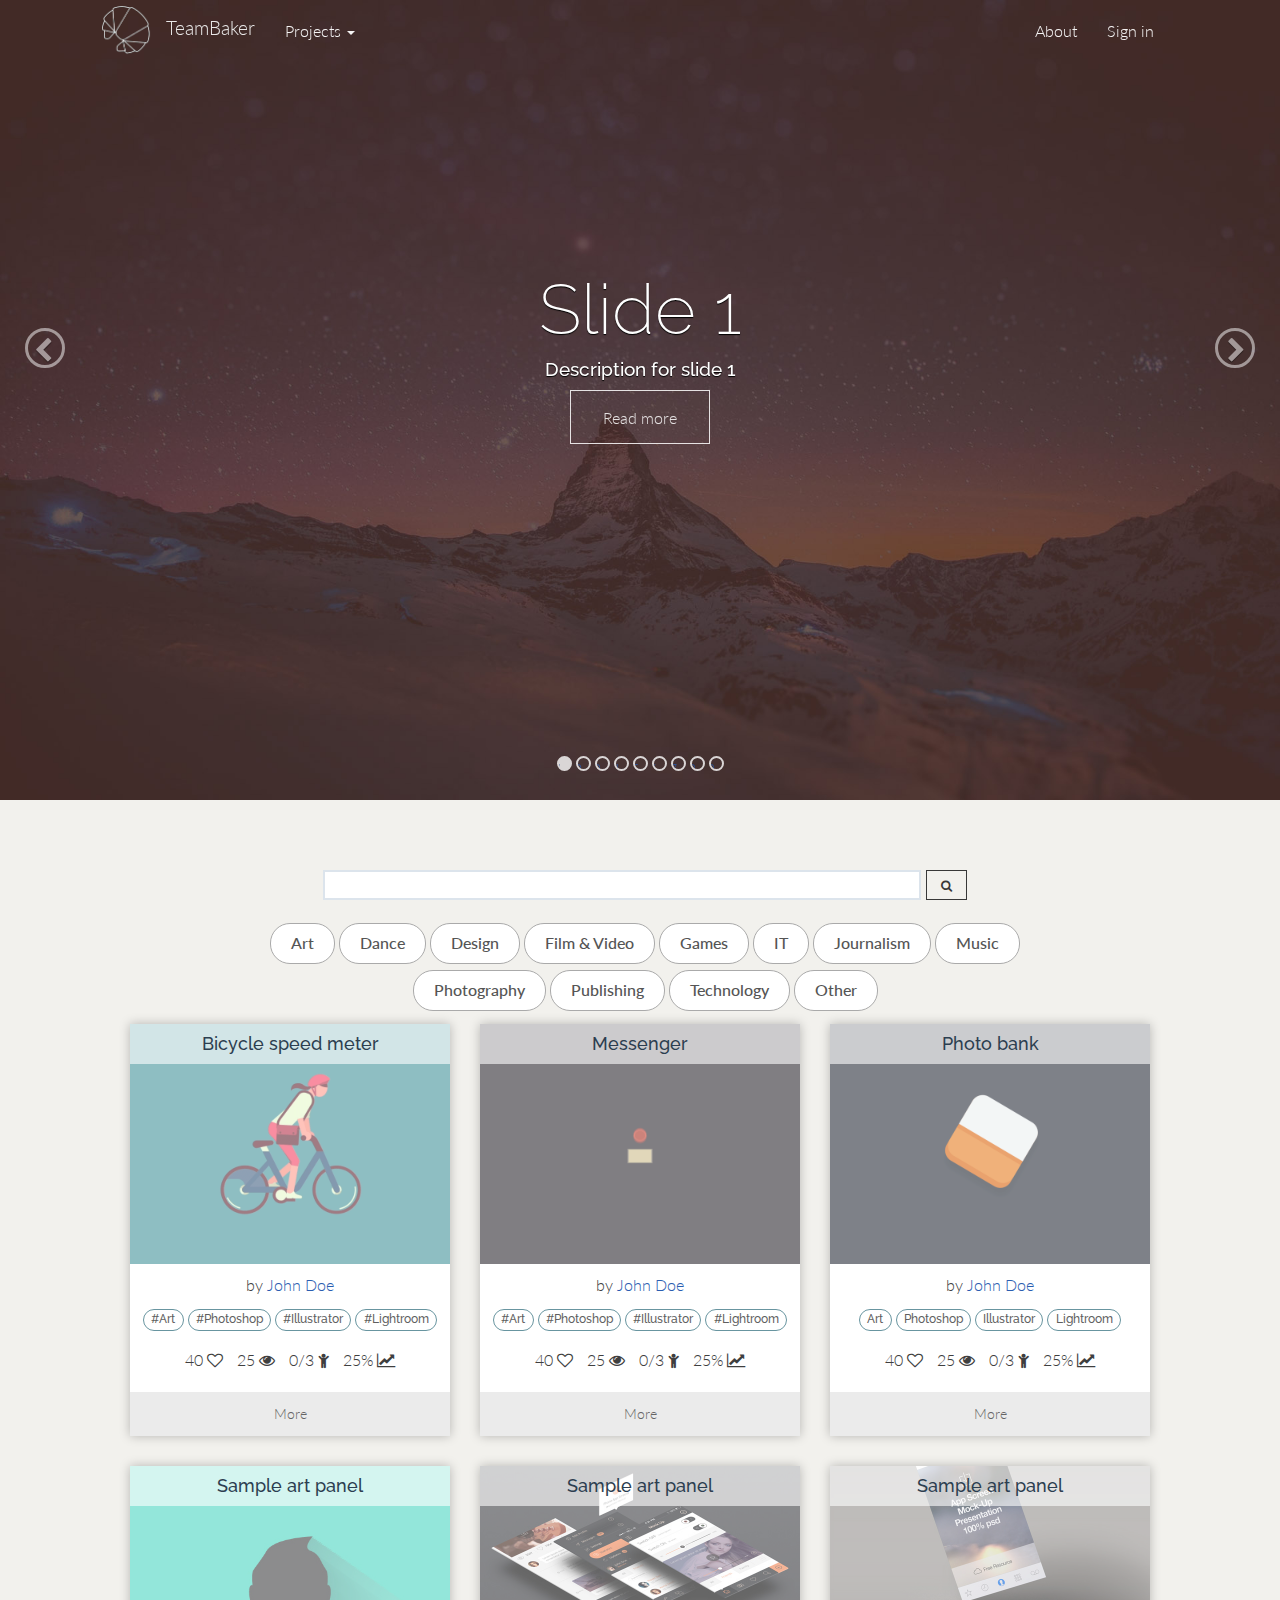
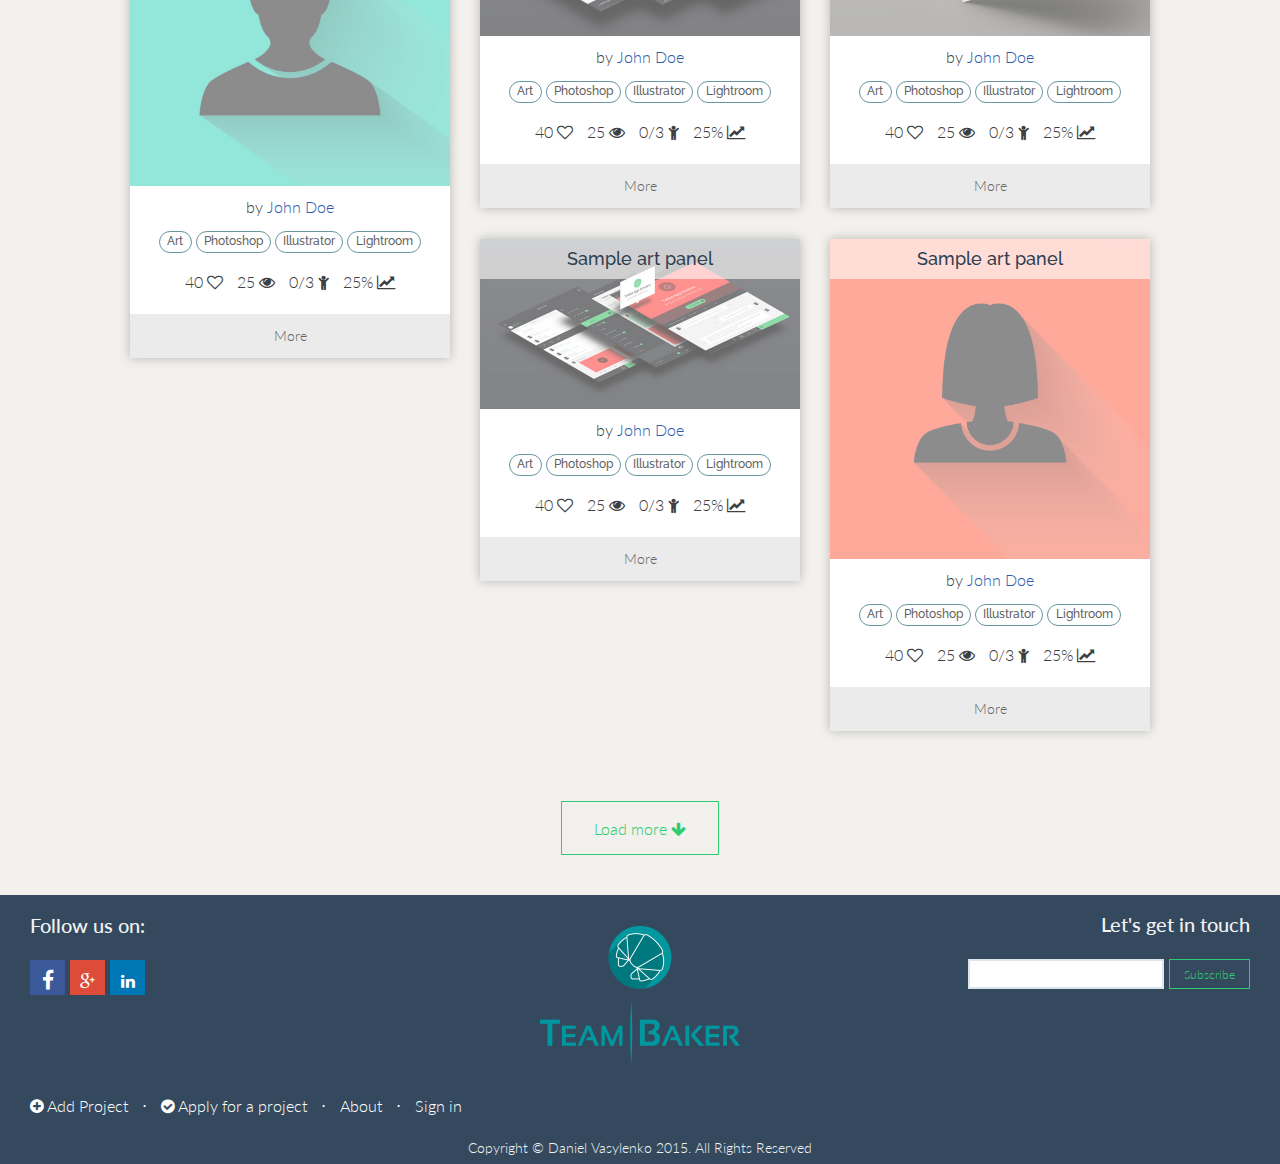
<file: index.html>
<!DOCTYPE html>
<html lang="en">
<head>
  <link href="css/font-awesome.min.css" rel="stylesheet" type="text/css">
  <link href="css/superslides.css" rel="stylesheet"  type="text/css">
  <link href="css/bootstrap.min.css" rel="stylesheet" type="text/css">
  <link href='http://fonts.googleapis.com/css?family=Raleway:200,300,500' rel='stylesheet' type='text/css'>
  <link rel="stylesheet" href="css/animate.css" type="text/css">
  <link href="css/index.css" rel="stylesheet" type="text/css">
  <meta name="viewport" content="width=device-width, initial-scale=1, user-scalable=no">
  <meta charset="UTF-8">
</head>

<header>
  <!-- Carousel -->
  <div class="carousel">
    <div id="slides">
      <ul class="slides-container">
        <li>
          <img src="img/flicker-1.jpg" alt="">
          <div class="container">
            <h1 class="caption">Slide 1</h1>
            <div class="contrast">
              <h4>Description for slide 1</h4>
              <a href="html/project.html" class="button square large line-white">Read more</a>
            </div>
          </div>
        </li>
        <li>
          <img src="img/flicker-2.jpg" alt="">
          <div class="container">
            <h1 class="caption">Slide 2</h1>
            <div class="contrast">
              <h4>Description for slide 2</h4>
              <a href="html/project.html" class="button square large line-white">Read more</a>
            </div>
          </div>
        </li>
        <li>
          <img src="img/flicker-3.jpg" alt="">
          <div class="container">
            <h1 class="caption">Slide 3</h1>
            <div class="contrast">
              <h4>Description for slide 3</h4>
              <a href="html/project.html" class="button square large line-white">Read more</a>
            </div>
          </div>
        </li>
        <li>
          <img src="img/flicker-4.jpg" alt="">
          <div class="container">
            <h1 class="caption">Slide 4</h1>
            <div class="contrast">
              <h4>Description for slide 4</h4>
              <a href="html/project.html" class="button square large line-white">Read more</a>
            </div>
          </div>
        </li>
        <li>
          <img src="img/flicker-5.jpg" alt="">
          <div class="container">
            <h1 class="caption">Skyscrapers</h1>
            <div class="contrast">
              <h4>Some lorem ipsum stuff.</h4>
              <a href="html/project.html" class="button square large line-white">Read more</a>
            </div>
          </div>
        </li>
        <li>
          <img src="img/flicker-6.jpg" alt="">
          <div class="container">
            <h1 class="caption">Picturesque picture</h1>
            <div class="contrast">
              <h4>Some lorem ipsum stuff here.</h4>
              <a href="html/project.html" class="button square large line-white">Read more</a>
            </div>
          </div>
        </li>
        <li>
          <img src="img/flicker-7.jpg" alt="">
          <div class="container">
            <h1 class="caption">Cityscape</h1>
            <div class="contrast">
              <h4>It's New York, babe :)</h4>
              <a href="html/project.html" class="button square large line-white">Read more</a>
            </div>
          </div>
        </li>
        <li>
          <img src="img/flicker-8.jpg" alt="">
          <div class="container">
            <h1 class="caption">Night shot</h1>
            <div class="contrast">
              <h4>Nicely done with focus</h4>
              <a href="html/project.html" class="button square large line-white">Read more</a>
            </div>
          </div>
        </li>
        <li>
          <img src="img/flicker-9.jpg" alt="">
          <div class="container">
            <h1 class="caption">Black Cat</h1>
            <div class="contrast">
              <h4>The last slide... Rly :)</h4>
              <a href="html/project.html" class="button square large line-white">Read more</a>
            </div>
          </div>
        </li>
      </ul>
      <nav class="slides-navigation">
        <a href="#" class="next"><i class="fa fa-chevron-right"></i></a>
        <a href="#" class="prev"><i class="fa fa-chevron-left"></i></a>
      </nav>
    </div>
  </div>
</header>

<body>
  <nav class="navbar navbar-default" id="nav">
    <div class="container-fluid">
      <div class="navbar-header">
        <button type="button" class="navbar-toggle collapsed" data-toggle="collapse" data-target="#bs-example-navbar-collapse-1">
          <span class="sr-only">Toggle navigation</span>
          <span class="icon-bar"></span>
          <span class="icon-bar"></span>
          <span class="icon-bar"></span>
        </button>

        <a class="navbar-brand vt-p" href="index.html">
          <img id="emblem" src="img/emblem.png"/>
          <span class="brand-name">TeamBaker</span>
        </a>
      </div>

      <div class="collapse navbar-collapse" id="bs-example-navbar-collapse-1">
        <ul class="nav navbar-nav">
          <li class="dropdown">
            <a href="#" class="dropdown-toggle vt-p" data-toggle="dropdown" role="button" aria-expanded="false">Projects <span class="caret"></span></a>
            <ul class="dropdown-menu" role="menu">
              <li><a href="#" class="vt-p"><i class="fa fa-plus-circle"></i> Add project</a></li>
              <li class="divider"></li>
              <li><a href="#" class="vt-p"><i class="fa fa-check-circle"></i> Apply for a project</a></li>
            </ul>
          </li>
        </ul>
        <ul class="nav navbar-nav navbar-right">
          <li><a href="html/about.html" class="vt-p">About</a></li>
          <li><a class="auth" href="#signin" class="vt-p">Sign in</a></li>
        </ul>
      </div>
    </div>
  </nav>

  <!-- Auth -->
  <div id="signin" class="popupContainer" style="display:none;">
    <header class="popupHeader">
      <span class="header_title">Login</span>
      <span class="modal_close"><i class="fa fa-times"></i></span>
    </header>

    <section class="popupBody">
      <!-- Here Goes all the Login and signup Forms -->
      <div class="social_login">
        <div class="clearfix">
          <a class="social_box fb" href="#">
            <span class="icon"><i class="fa fa-facebook fa-lg"></i></span>
            <span class="icon_title">Connect with Facebook</span>
          </a>
          <a class="social_box google" href="#">
            <span class="icon"><i class="fa fa-google-plus"></i></span>
            <span class="icon_title">Connect with Google</span>
          </a>
          <a class="social_box linkedIn" href="#">
            <span class="icon"><i class="fa fa-linkedin"></i></span>
            <span class="icon_title">Connect with LinkedIn</span>
          </a>
        </div>

        <div class="centeredText">
          <span>Or use your email </span>
        </div>

        <div class="action_btns">
          <div class="one_half">
            <a href="#" id="login_form" name="login_form" class="button square aqua">Login</a>
          </div>

          <div class="one_half last">
            <a href="#" id="register_form" name="register_form" class="button square red">Sign up</a>
          </div>
        </div>
      </div>
      <div class="user_login">
        <form>
          <label>Email / Username</label> <input type="text" placeholder="Email or username"><br>
          <label>Password</label> <input type="password" placeholder="Password"><br>

          <div class="formplate">
            <input type="checkbox" name="checkbox" value="checkbox" id="check_remember">
            <p class="checkbox_header">Remember me</p>
          </div>

          <div class="action_btns">
            <div class="one_half">
              <a href="#" class="back_btn button square black">Back</a>
            </div>

            <div class="one_half last">
              <a href="#" class="button square pink">Login</a>
            </div>
          </div>
        </form>

        <a class="forgot_password" id="update_form" href="#">Forgot password?</a>
      </div>
      <div class="user_register">
        <form>
          <label>Username</label> <input type="text" placeholder="Username"><br>
          <label>Email</label> <input type="email" placeholder="Email"><br>
          <label>Password</label> <input type="password" placeholder="Password"><br>
          <input type="password" placeholder="Password repeat"><br>

          <div class="formplate">
            <input type="checkbox" name="checkbox" value="checkbox" id="check_send_updates">
            <p class="checkbox_header">Send me updates news</p>
          </div>

          <div class="action_btns">
            <div class="one_half">
              <a href="#" class="back_btn button square black">Back</a>
            </div>

            <div class="one_half last">
              <a href="#" class="button square pink">Sign up</a>
            </div>
          </div>
        </form>
      </div>
      <div class="user_update">
        <form>
          <label>Email</label> <input type="email" placeholder="Email"><br>
          <label>Secret</label> <input type="text" placeholder="Secret"><br>
          <label>Password</label> <input type="password" placeholder="New password"><br>
          <input type="password" placeholder="Password repeat"><br>

          <div class="action_btns">
            <div class="one_half">
              <a href="#" class="back_btn button square black">Back</a>
            </div>

            <div class="one_half last">
              <a href="#" class="button square pink">Refresh</a>
            </div>
          </div>
        </form>
      </div>
    </section>
  </div> <!-- Auth end -->

  <!-- Main content -->
  <div class="row main-content">
    <div class="menu-top">
      <div class="list-group">
        <div class="form-group search-group">
          <div class="input-group">
            <input class="form-control input-sm xs-input" type="text" id="inputSmall">
            <span class="input-group-btn">
              <a href="#" class="button line-black small square"><i class="fa fa-search"></i></a>
              <!--<button class="btn btn-info btn-sm" type="button">Search</button>-->
            </span>
          </div>
        </div>
        <div class="categories">
          <a href="html/search.html" class="list-group-item vt-p" >Art</a>
          <a href="html/search.html" class="list-group-item vt-p" >Dance</a>
          <a href="html/search.html" class="list-group-item vt-p" >Design</a>
          <a href="html/search.html" class="list-group-item vt-p" >Film & Video</a>
          <a href="html/search.html" class="list-group-item vt-p" >Games</a>
          <a href="html/search.html" class="list-group-item vt-p" >IT</a>
          <a href="html/search.html" class="list-group-item vt-p" >Journalism</a>
          <a href="html/search.html" class="list-group-item vt-p" >Music</a>
          <a href="html/search.html" class="list-group-item vt-p" >Photography</a>
          <a href="html/search.html" class="list-group-item vt-p" >Publishing</a>
          <a href="html/search.html" class="list-group-item vt-p" >Technology</a>
          <a href="html/search.html" class="list-group-item vt-p" >Other</a>
        </div>
      </div>
    </div>
    <div class="panels">
      <div class="panel panel-art col-sm-12 col-md-6 col-lg-4 col-lg-offset-1">
        <div class="panel-heading">
          <h3 class="panel-title"><a href="html/project.html">Bicycle speed meter</a></h3>
        </div>
        <div class="panel-body">
          <div class="image-container">
            <a href="html/project.html"><img src="img/bicycle.gif"></img></a>
          </div>
          <div class="info-container">
            <p>by <a href="html/profile.html" class="author">John Doe</a></p>

            <ul class="project_hashtags">
              <li class="hashtag">
                <a href="html/search.html"><span class="label label-success">#Art</span></a>
              </li>
              <li class="hashtag">
                <a href="html/search.html"><span class="label label-success">#Photoshop</span></a>
              </li>
              <li class="hashtag">
                <a href="html/search.html"><span class="label label-success">#Illustrator</span></a>
              </li>
              <li class="hashtag">
                <a href="html/search.html"><span class="label label-success">#Lightroom</span></a>
              </li>
            </ul>
            <ul class="project-params">
              <li class="param">
                <span>40 <i class="fa fa-heart-o"></i></span>
              </li>
              <li class="param">
                <span>25 <i class="fa fa-eye"></i></span>
              </li>
              <li class="param">
                <span>0/3 <i class="fa fa-child"></i></span>
              </li>
              <li class="param">
                <span>25% <i class="fa fa-line-chart"></i></span>
            </ul>
            <div class="description-sector">
              <p class="description-header"><b>Description</b></p>
              <p class="description">Lorem ipsum dolor sit amet, consectetur adipiscing elit. In et finibus felis. Aliquam ante nunc, venenatis vitae tristique convallis, ultrices a nunc. Duis at nibh.</p>
            </div>
          </div>
        </div>
      </div>

      <div class="panel panel-art col-sm-12 col-md-6 col-lg-4 col-lg-offset-1">
        <div class="panel-heading">
          <h3 class="panel-title"><a href="html/project.html">Messenger</a></h3>
        </div>
        <div class="panel-body">
          <div class="image-container">
            <a href="html/project.html"><img src="img/rocket.gif"></img></a>
          </div>
          <div class="info-container">
            <p>by <a href="html/profile.html" class="author">John Doe</a></p>

            <ul class="project_hashtags">
              <li class="hashtag">
                <a href="html/search.html"><span class="label label-success">#Art</span></a>
              </li>
              <li class="hashtag">
                <a href="html/search.html"><span class="label label-success">#Photoshop</span></a>
              </li>
              <li class="hashtag">
                <a href="html/search.html"><span class="label label-success">#Illustrator</span></a>
              </li>
              <li class="hashtag">
                <a href="html/search.html"><span class="label label-success">#Lightroom</span></a>
              </li>
            </ul>
            <ul class="project-params">
              <li class="param">
                <span>40 <i class="fa fa-heart-o"></i></span>
              </li>
              <li class="param">
                <span>25 <i class="fa fa-eye"></i></span>
              </li>
              <li class="param">
                <span>0/3 <i class="fa fa-child"></i></span>
              </li>
              <li class="param">
                <span>25% <i class="fa fa-line-chart"></i></span>
            </ul>
            <div class="description-sector">
              <p class="description-header"><b>Description</b></p>
              <p class="description">Lorem ipsum dolor sit amet, consectetur adipiscing elit. In et finibus felis. Aliquam ante nunc, venenatis vitae tristique convallis, ultrices a nunc. Duis at nibh.</p>
            </div>
          </div>
        </div>
      </div>

      <div class="panel panel-art col-sm-12 col-md-6 col-lg-4 col-lg-offset-1">
        <div class="panel-heading">
          <h3 class="panel-title"><a href="html/project.html">Photo bank</a></h3>
        </div>
        <div class="panel-body">
          <div class="image-container">
            <a href="html/project.html"><img src="img/camera.gif"></img></a>
          </div>
          <div class="info-container">
            <p>by <a href="html/profile.html" class="author">John Doe</a></p>

            <ul class="project_hashtags">
              <li class="hashtag">
                <a href="html/search.html"><span class="label label-success">Art</span></a>
              </li>
              <li class="hashtag">
                <a href="html/search.html"><span class="label label-success">Photoshop</span></a>
              </li>
              <li class="hashtag">
                <a href="html/search.html"><span class="label label-success">Illustrator</span></a>
              </li>
              <li class="hashtag">
                <a href="html/search.html"><span class="label label-success">Lightroom</span></a>
              </li>
            </ul>
            <ul class="project-params">
              <li class="param">
                <span>40 <i class="fa fa-heart-o"></i></span>
              </li>
              <li class="param">
                <span>25 <i class="fa fa-eye"></i></span>
              </li>
              <li class="param">
                <span>0/3 <i class="fa fa-child"></i></span>
              </li>
              <li class="param">
                <span>25% <i class="fa fa-line-chart"></i></span>
            </ul>
            <div class="description-sector">
              <p class="description-header"><b>Description</b></p>
              <p class="description">Lorem ipsum dolor sit amet, consectetur adipiscing elit. In et finibus felis. Aliquam ante nunc, venenatis vitae tristique convallis, ultrices a nunc. Duis at nibh.</p>
            </div>
          </div>
        </div>
      </div>

      <div class="panel panel-art col-sm-12 col-md-6 col-lg-4 col-lg-offset-1">
        <div class="panel-heading">
          <h3 class="panel-title"><a href="html/project.html">Sample art panel</a></h3>
        </div>
        <div class="panel-body">
          <div class="image-container">
            <a href="html/project.html"><img src="img/author-m.jpg"></img></a>
          </div>
          <div class="info-container">
            <p>by <a href="html/profile.html" class="author">John Doe</a></p>

            <ul class="project_hashtags">
              <li class="hashtag">
                <a href="html/search.html"><span class="label label-success">Art</span></a>
              </li>
              <li class="hashtag">
                <a href="html/search.html"><span class="label label-success">Photoshop</span></a>
              </li>
              <li class="hashtag">
                <a href="html/search.html"><span class="label label-success">Illustrator</span></a>
              </li>
              <li class="hashtag">
                <a href="html/search.html"><span class="label label-success">Lightroom</span></a>
              </li>
            </ul>
            <ul class="project-params">
              <li class="param">
                <span>40 <i class="fa fa-heart-o"></i></span>
              </li>
              <li class="param">
                <span>25 <i class="fa fa-eye"></i></span>
              </li>
              <li class="param">
                <span>0/3 <i class="fa fa-child"></i></span>
              </li>
              <li class="param">
                <span>25% <i class="fa fa-line-chart"></i></span>
            </ul>
            <div class="description-sector">
              <p class="description-header"><b>Description</b></p>
              <p class="description">Lorem ipsum dolor sit amet, consectetur adipiscing elit. In et finibus felis. Aliquam ante nunc, venenatis vitae tristique convallis, ultrices a nunc. Duis at nibh.</p>
            </div>
          </div>
        </div>
      </div>

      <div class="panel panel-art col-sm-12 col-md-6 col-lg-4 col-lg-offset-1">
        <div class="panel-heading">
          <h3 class="panel-title"><a href="html/project.html">Sample art panel</a></h3>
        </div>
        <div class="panel-body">
          <div class="image-container">
            <a href="html/project.html"><img src="img/proj_img-2.jpg"></img></a>
          </div>
          <div class="info-container">
            <p>by <a href="html/profile.html" class="author">John Doe</a></p>

            <ul class="project_hashtags">
              <li class="hashtag">
                <a href="html/search.html"><span class="label label-success">Art</span></a>
              </li>
              <li class="hashtag">
                <a href="html/search.html"><span class="label label-success">Photoshop</span></a>
              </li>
              <li class="hashtag">
                <a href="html/search.html"><span class="label label-success">Illustrator</span></a>
              </li>
              <li class="hashtag">
                <a href="html/search.html"><span class="label label-success">Lightroom</span></a>
              </li>
            </ul>
            <ul class="project-params">
              <li class="param">
                <span>40 <i class="fa fa-heart-o"></i></span>
              </li>
              <li class="param">
                <span>25 <i class="fa fa-eye"></i></span>
              </li>
              <li class="param">
                <span>0/3 <i class="fa fa-child"></i></span>
              </li>
              <li class="param">
                <span>25% <i class="fa fa-line-chart"></i></span>
            </ul>
            <div class="description-sector">
              <p class="description-header"><b>Description</b></p>
              <p class="description">Lorem ipsum dolor sit amet, consectetur adipiscing elit. In et finibus felis. Aliquam ante nunc, venenatis vitae tristique convallis, ultrices a nunc. Duis at nibh.</p>
            </div>
          </div>
        </div>
      </div>

      <div class="panel panel-art col-sm-12 col-md-6 col-lg-4 col-lg-offset-1">
        <div class="panel-heading">
          <h3 class="panel-title"><a href="html/project.html">Sample art panel</a></h3>
        </div>
        <div class="panel-body">
          <div class="image-container">
            <a href="html/project.html"><img src="img/proj_img-3.jpg"></img></a>
          </div>
          <div class="info-container">
            <p>by <a href="html/profile.html" class="author">John Doe</a></p>

            <ul class="project_hashtags">
              <li class="hashtag">
                <a href="html/search.html"><span class="label label-success">Art</span></a>
              </li>
              <li class="hashtag">
                <a href="html/search.html"><span class="label label-success">Photoshop</span></a>
              </li>
              <li class="hashtag">
                <a href="html/search.html"><span class="label label-success">Illustrator</span></a>
              </li>
              <li class="hashtag">
                <a href="html/search.html"><span class="label label-success">Lightroom</span></a>
              </li>
            </ul>
            <ul class="project-params">
              <li class="param">
                <span>40 <i class="fa fa-heart-o"></i></span>
              </li>
              <li class="param">
                <span>25 <i class="fa fa-eye"></i></span>
              </li>
              <li class="param">
                <span>0/3 <i class="fa fa-child"></i></span>
              </li>
              <li class="param">
                <span>25% <i class="fa fa-line-chart"></i></span>
            </ul>
            <div class="description-sector">
              <p class="description-header"><b>Description</b></p>
              <p class="description">Lorem ipsum dolor sit amet, consectetur adipiscing elit. In et finibus felis. Aliquam ante nunc, venenatis vitae tristique convallis, ultrices a nunc. Duis at nibh.</p>
            </div>
          </div>
        </div>
      </div>

      <div class="panel panel-art col-sm-12 col-md-6 col-lg-4 col-lg-offset-1">
        <div class="panel-heading">
          <h3 class="panel-title"><a href="html/project.html">Sample art panel</a></h3>
        </div>
        <div class="panel-body">
          <div class="image-container">
            <a href="html/project.html"><img src="img/proj_img-4.jpg"></img></a>
          </div>
          <div class="info-container">
            <p>by <a href="html/profile.html" class="author">John Doe</a></p>

            <ul class="project_hashtags">
              <li class="hashtag">
                <a href="html/search.html"><span class="label label-success">Art</span></a>
              </li>
              <li class="hashtag">
                <a href="html/search.html"><span class="label label-success">Photoshop</span></a>
              </li>
              <li class="hashtag">
                <a href="html/search.html"><span class="label label-success">Illustrator</span></a>
              </li>
              <li class="hashtag">
                <a href="html/search.html"><span class="label label-success">Lightroom</span></a>
              </li>
            </ul>
            <ul class="project-params">
              <li class="param">
                <span>40 <i class="fa fa-heart-o"></i></span>
              </li>
              <li class="param">
                <span>25 <i class="fa fa-eye"></i></span>
              </li>
              <li class="param">
                <span>0/3 <i class="fa fa-child"></i></span>
              </li>
              <li class="param">
                <span>25% <i class="fa fa-line-chart"></i></span>
            </ul>
            <div class="description-sector">
              <p class="description-header"><b>Description</b></p>
              <p class="description">Lorem ipsum dolor sit amet, consectetur adipiscing elit. In et finibus felis. Aliquam ante nunc, venenatis vitae tristique convallis, ultrices a nunc. Duis at nibh.</p>
            </div>
          </div>
        </div>
      </div>

      <div class="panel panel-art col-sm-12 col-md-6 col-lg-4 col-lg-offset-1">
        <div class="panel-heading">
          <h3 class="panel-title"><a href="html/project.html">Sample art panel</a></h3>
        </div>
        <div class="panel-body">
          <div class="image-container">
            <a href="html/project.html"><img src="img/author-f.jpg"></img></a>
          </div>
          <div class="info-container">
            <p>by <a href="html/profile.html" class="author">John Doe</a></p>

            <ul class="project_hashtags">
              <li class="hashtag">
                <a href="html/search.html"><span class="label label-success">Art</span></a>
              </li>
              <li class="hashtag">
                <a href="html/search.html"><span class="label label-success">Photoshop</span></a>
              </li>
              <li class="hashtag">
                <a href="html/search.html"><span class="label label-success">Illustrator</span></a>
              </li>
              <li class="hashtag">
                <a href="html/search.html"><span class="label label-success">Lightroom</span></a>
              </li>
            </ul>
            <ul class="project-params">
              <li class="param">
                <span>40 <i class="fa fa-heart-o"></i></span>
              </li>
              <li class="param">
                <span>25 <i class="fa fa-eye"></i></span>
              </li>
              <li class="param">
                <span>0/3 <i class="fa fa-child"></i></span>
              </li>
              <li class="param">
                <span>25% <i class="fa fa-line-chart"></i></span>
            </ul>
            <div class="description-sector">
              <p class="description-header"><b>Description</b></p>
              <p class="description">Lorem ipsum dolor sit amet, consectetur adipiscing elit. In et finibus felis. Aliquam ante nunc, venenatis vitae tristique convallis, ultrices a nunc. Duis at nibh.</p>
            </div>
          </div>
        </div>
      </div>


    </div>
    <div class="btn-load">
        <a href="#" class="button line-green square large">Load more <i class="fa fa-arrow-down"></i></a>
    </div>

    <!-- Footer -->
    <footer>
      <div class="footer-container">
        <div class="row footer-row">
          <div class="col-lg-12 footer-content">
            <div class="col-xs-12 col-sm-4 col-md-4 col-lg-3 social-sector">
              <ul class="social_list">
                <li class="social-header">Follow us on:</li>
                <li class="social_btn"><a href="#"><span class="social-icon fb"><i class="fa fa-facebook fa-lg"></i></span></a></li>
                <li class="social_btn"><a href="#"><span class="social-icon google"><i class="fa fa-google-plus"></i></span></a></li>
                <li class="social_btn"><a href="#"><span class="social-icon linkedIn"><i class="fa fa-linkedin"></i></span></a></li>
              </ul>
            </div>
            <div class="col-xs-12 col-sm-4 col-md-4 col-lg-6 logo-sector">
              <img src="img/logo.png"/>
            </div>
            <div class="col-xs-12 col-sm-4 col-md-4 col-lg-3 subscr-sector">
              <p class="subscription-header">Let's get in touch</p>
              <div class="form-group subscription">
                <div class="input-group">
                  <input class="form-control input-sm xs-input" type="text" id="inputSmall">
                  <span class="input-group-btn">
                    <a href="#" class="subscr button line-green small square">Subscribe</a>
                  </span>
                </div>
              </div>
            </div>
          </div>
          <div class="col-xs-12 copyrights">
            <ul class="list-inline">
              <li>
                <a href="#add"><i class="fa fa-plus-circle"></i> Add Project</a>
              </li>
              <li class="footer-menu-divider">&sdot;</li>
              <li>
                <a href="#apply"><i class="fa fa-check-circle"></i> Apply for a project</a>
              </li>
              <li class="footer-menu-divider">&sdot;</li>
              <li>
                <a href="#about">About</a>
              </li>
              <li class="footer-menu-divider">&sdot;</li>
              <li>
                <a class="auth" href="#signin" class="vt-p">Sign in</a>
              </li>

            </ul>
              <p class="copyright text-muted small">Copyright &copy; Daniel Vasylenko 2015. All Rights Reserved</p>
          </div>
        </div>
      </div>
    </footer>
    <script src="js/jquery-1.11.2.min.js"></script>
    <script src="js/jquery.bridget.js"></script>
    <script src="js/jquery.leanModal.min.js"></script>
    <script src="js/jquery.superslides.min.js"></script>
    <script src="js/bootstrap.min.js"></script>
    <script src="js/modernizr-custom-v2.8.3.min.js"></script>
    <script src="js/buttonplate.min.js"></script>
    <link href="css/buttonplate.css" rel="stylesheet">
    <script src="js/formplate.min.js"></script>
    <link href="css/formplate.css" rel="stylesheet">
    <script src="js/readmore.min.js"></script>
    <script src="js/masonry.min.js"></script>
    <script src="js/index.js"></script>


  </body>
</html>
</file>
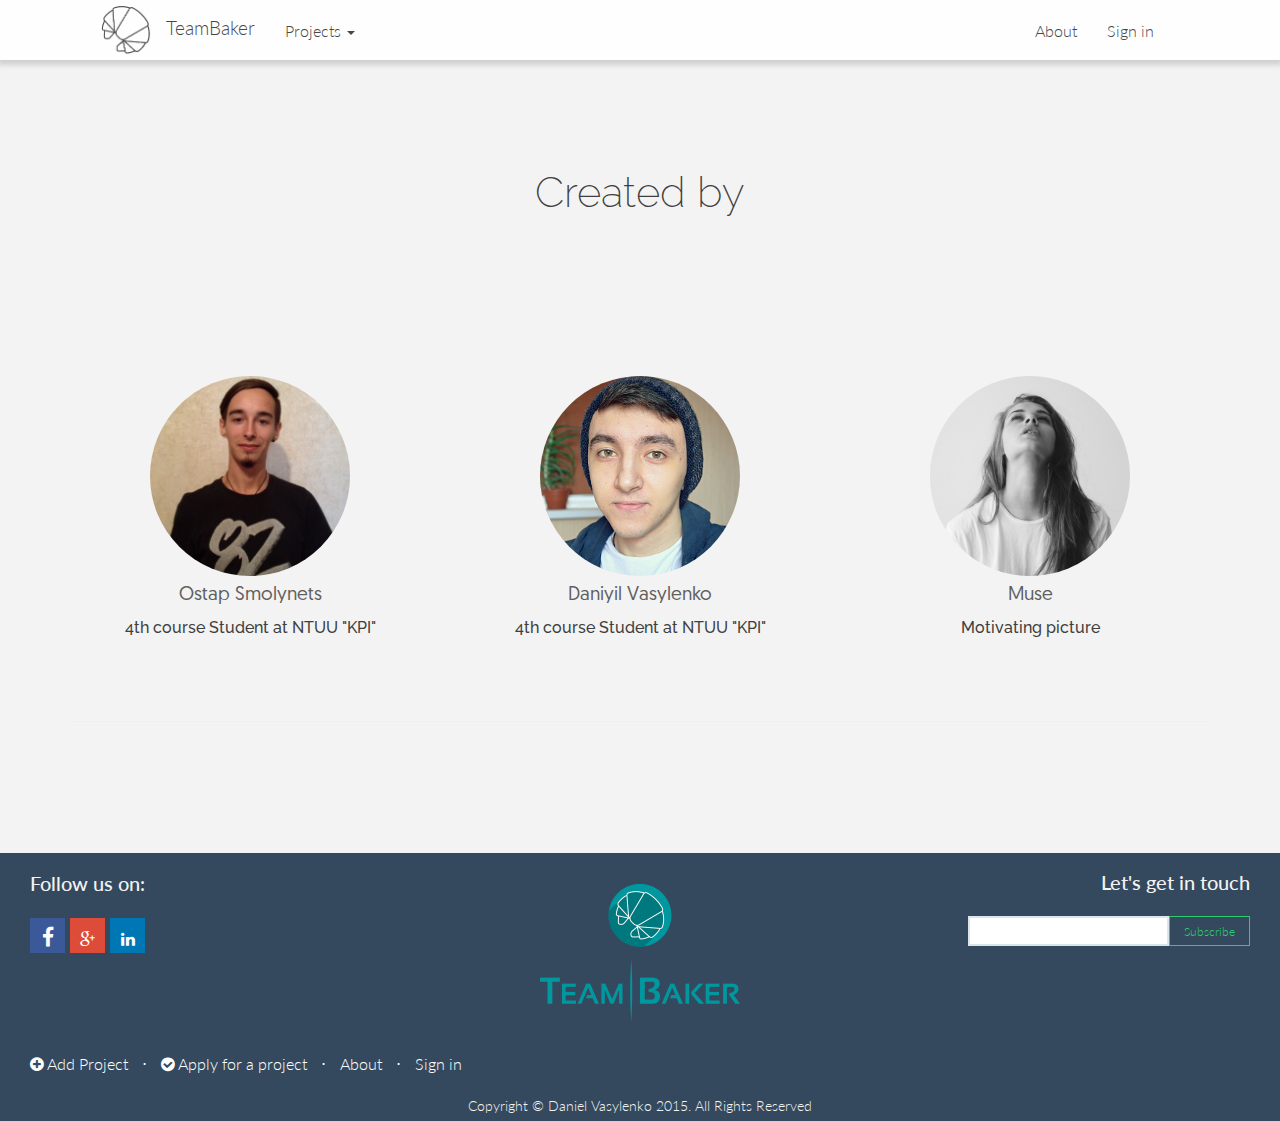
<file: html/about.html>
<!DOCTYPE html>
<html>
  <head>
    <title>About us</title>
    <link href='http://fonts.googleapis.com/css?family=Raleway:200,300,500' rel='stylesheet' type='text/css'>
    <link rel="stylesheet" href="../css/bootstrap.min.css">
    <link rel="stylesheet" href="../css/font-awesome.min.css">
    <link rel="stylesheet" href="../css/about.css">
    <meta name="viewport" content="width=device-width, initial-scale=1, user-scalable=no">
    <meta charset="UTF-8">
  </head>

  <body>
    <!-- Navigation -->
    <nav class="navbar navbar-default affix" id="nav">
      <div class="container-fluid">
        <div class="navbar-header">
          <button type="button" class="navbar-toggle collapsed" data-toggle="collapse" data-target="#bs-example-navbar-collapse-1">
            <span class="sr-only">Toggle navigation</span>
            <span class="icon-bar"></span>
            <span class="icon-bar"></span>
            <span class="icon-bar"></span>
          </button>

          <a class="navbar-brand vt-p" href="../index.html">
            <img id="emblem" src="../img/emblem_dark.png"/>
            <span class="brand-name">TeamBaker</span>
          </a>
        </div>

        <div class="collapse navbar-collapse" id="bs-example-navbar-collapse-1">
          <ul class="nav navbar-nav">
            <li class="dropdown">
              <a href="#" class="dropdown-toggle vt-p" data-toggle="dropdown" role="button" aria-expanded="false">Projects <span class="caret"></span></a>
              <ul class="dropdown-menu" role="menu">
                <li><a href="#" class="vt-p"><i class="fa fa-plus-circle"></i> Add project</a></li>
                <li class="divider"></li>
                <li><a href="#" class="vt-p"><i class="fa fa-check-circle"></i> Apply for a project</a></li>
              </ul>
            </li>
          </ul>
          <ul class="nav navbar-nav navbar-right">
            <li><a href="about.html" class="vt-p">About</a></li>
            <li><a class="auth" href="#signin" class="vt-p">Sign in</a></li>
          </ul>
        </div>
      </div>
    </nav>

    <!-- Auth -->
    <div id="signin" class="popupContainer" style="display:none;">
      <header class="popupHeader">
        <span class="header_title">Login</span>
        <span class="modal_close"><i class="fa fa-times"></i></span>
      </header>

      <section class="popupBody">
        <!-- Here Goes all the Login and signup Forms -->
        <div class="social_login">
          <div class="clearfix">
            <a class="social_box fb" href="#">
              <span class="icon"><i class="fa fa-facebook fa-lg"></i></span>
              <span class="icon_title">Connect with Facebook</span>
            </a>
            <a class="social_box google" href="#">
              <span class="icon"><i class="fa fa-google-plus"></i></span>
              <span class="icon_title">Connect with Google</span>
            </a>
            <a class="social_box linkedIn" href="#">
              <span class="icon"><i class="fa fa-linkedin"></i></span>
              <span class="icon_title">Connect with LinkedIn</span>
            </a>
          </div>

          <div class="centeredText">
            <span>Or use your email </span>
          </div>

          <div class="action_btns">
            <div class="one_half">
              <a href="#" id="login_form" name="login_form" class="button square aqua">Login</a>
            </div>

            <div class="one_half last">
              <a href="#" id="register_form" name="register_form" class="button square red">Sign up</a>
            </div>
          </div>
        </div>
        <div class="user_login">
          <form>
            <label>Email / Username</label> <input type="text" placeholder="Email or username"><br>
            <label>Password</label> <input type="password" placeholder="Password"><br>

            <div class="formplate">
              <input type="checkbox" name="checkbox" value="checkbox" id="check_remember">
              <p class="checkbox_header">Remember me</p>
            </div>

            <div class="action_btns">
              <div class="one_half">
                <a href="#" class="back_btn button square black">Back</a>
              </div>

              <div class="one_half last">
                <a href="#" class="button square pink">Login</a>
              </div>
            </div>
          </form>

          <a class="forgot_password" id="update_form" href="#">Forgot password?</a>
        </div>
        <div class="user_register">
          <form>
            <label>Username</label> <input type="text" placeholder="Username"><br>
            <label>Email</label> <input type="email" placeholder="Email"><br>
            <label>Password</label> <input type="password" placeholder="Password"><br>
            <input type="password" placeholder="Password repeat"><br>

            <div class="formplate">
              <input type="checkbox" name="checkbox" value="checkbox" id="check_send_updates">
              <p class="checkbox_header">Send me updates news</p>
            </div>

            <div class="action_btns">
              <div class="one_half">
                <a href="#" class="back_btn button square black">Back</a>
              </div>

              <div class="one_half last">
                <a href="#" class="button square pink">Sign up</a>
              </div>
            </div>
          </form>
        </div>
        <div class="user_update">
          <form>
            <label>Email</label> <input type="email" placeholder="Email"><br>
            <label>Secret</label> <input type="text" placeholder="Secret"><br>
            <label>Password</label> <input type="password" placeholder="New password"><br>
            <input type="password" placeholder="Password repeat"><br>

            <div class="action_btns">
              <div class="one_half">
                <a href="#" class="back_btn button square black">Back</a>
              </div>

              <div class="one_half last">
                <a href="#" class="button square pink">Refresh</a>
              </div>
            </div>
          </form>
        </div>
      </section>
    </div> <!-- Auth end -->

    <!-- Image Background Page Header -->
    <!-- Note: The background image is set within the business-casual.css file. -->
    <header class="business-header">
        <div class="container">
            <div class="row">
                <div class="col-lg-12">
                    <h2 class="tagline centered margined">Created by</h2>
                </div>
            </div>
        </div>
    </header>

    <!-- Page Content -->
    <div class="container">

        <div class="row">
            <div class="col-sm-4 teammate">
              <a class="image-ostap" href="#link"></a>
              <h4 class="centered margined">Ostap Smolynets</h4>
              <p class="centered margined info">4th course Student at NTUU "KPI"</p>
            </div>
            <div class="col-sm-4 teammate">
                <a class="image-vd" href="https://www.linkedin.com/profile/view?id=356096091"></a>
                <h4 class="centered margined">Daniyil Vasylenko</h4>
                <p class="centered margined info">4th course Student at NTUU "KPI"</p>
            </div>
            <div class="col-sm-4 teammate">
              <a class="image-muse" href="#link"></a>
              <h4 class="centered margined">Muse</h4>
              <p class="centered margined info">Motivating picture</p>
            </div>
        </div>
        <!-- /.row -->

        <hr>
    </div>

    <footer>
      <div class="footer-container">
          <div class="row footer-row">
              <div class="col-lg-12 footer-content">
                <div class="col-xs-12 col-sm-4 col-md-4 col-lg-3 social-sector">
                  <ul class="social_list">
                    <li class="social-header">Follow us on:</li>
                    <li class="social_btn"><a href="#"><span class="social-icon fb"><i class="fa fa-facebook fa-lg"></i></span></a></li>
                    <li class="social_btn"><a href="#"><span class="social-icon google"><i class="fa fa-google-plus"></i></span></a></li>
                    <li class="social_btn"><a href="#"><span class="social-icon linkedIn"><i class="fa fa-linkedin"></i></span></a></li>
                  </ul>
                </div>
                <div class="col-xs-12 col-sm-4 col-md-4 col-lg-6 logo-sector">
                  <img src="../img/logo.png"/>
                </div>
                <div class="col-xs-12 col-sm-4 col-md-4 col-lg-3 subscr-sector">
                  <p class="subscription-header">Let's get in touch</p>
                  <div class="form-group subscription">
                    <div class="input-group">
                      <input class="form-control input-sm xs-input" type="text" id="inputSmall">
                      <span class="input-group-btn">
                        <a href="#" class="subscr button line-green small square">Subscribe</a>
                      </span>
                    </div>
                  </div>
                </div>
              </div>
              <div class="col-xs-12 copyrights">
                <ul class="list-inline">
                    <li>
                        <a href="#add"><i class="fa fa-plus-circle"></i> Add Project</a>
                    </li>
                    <li class="footer-menu-divider">&sdot;</li>
                    <li>
                        <a href="#apply"><i class="fa fa-check-circle"></i> Apply for a project</a>
                    </li>
                    <li class="footer-menu-divider">&sdot;</li>
                    <li>
                      <a href="#about">About</a>
                    </li>
                    <li class="footer-menu-divider">&sdot;</li>
                    <li>
                        <a class="auth" href="#signin" class="vt-p">Sign in</a>
                    </li>

                </ul>
                <p class="copyright text-muted small">Copyright &copy; Daniel Vasylenko 2015. All Rights Reserved</p>
              </div>
          </div>
      </div>
    </footer>
<!-- /.container -->
    <script src="../js/jquery-1.11.2.min.js"></script>
    <script src="../js/jquery.leanModal.min.js"></script>
    <script src="../js/bootstrap.min.js"></script>
    <script src="../js/modernizr-custom-v2.8.3.min.js"></script>
    <script src="../js/buttonplate.min.js"></script>
    <link href="../css/buttonplate.css" rel="stylesheet">
    <script src="../js/formplate.min.js"></script>
    <link href="../css/formplate.css" rel="stylesheet">
    <script src="../js/about.js"></script>
  </body>
</html>
</file>
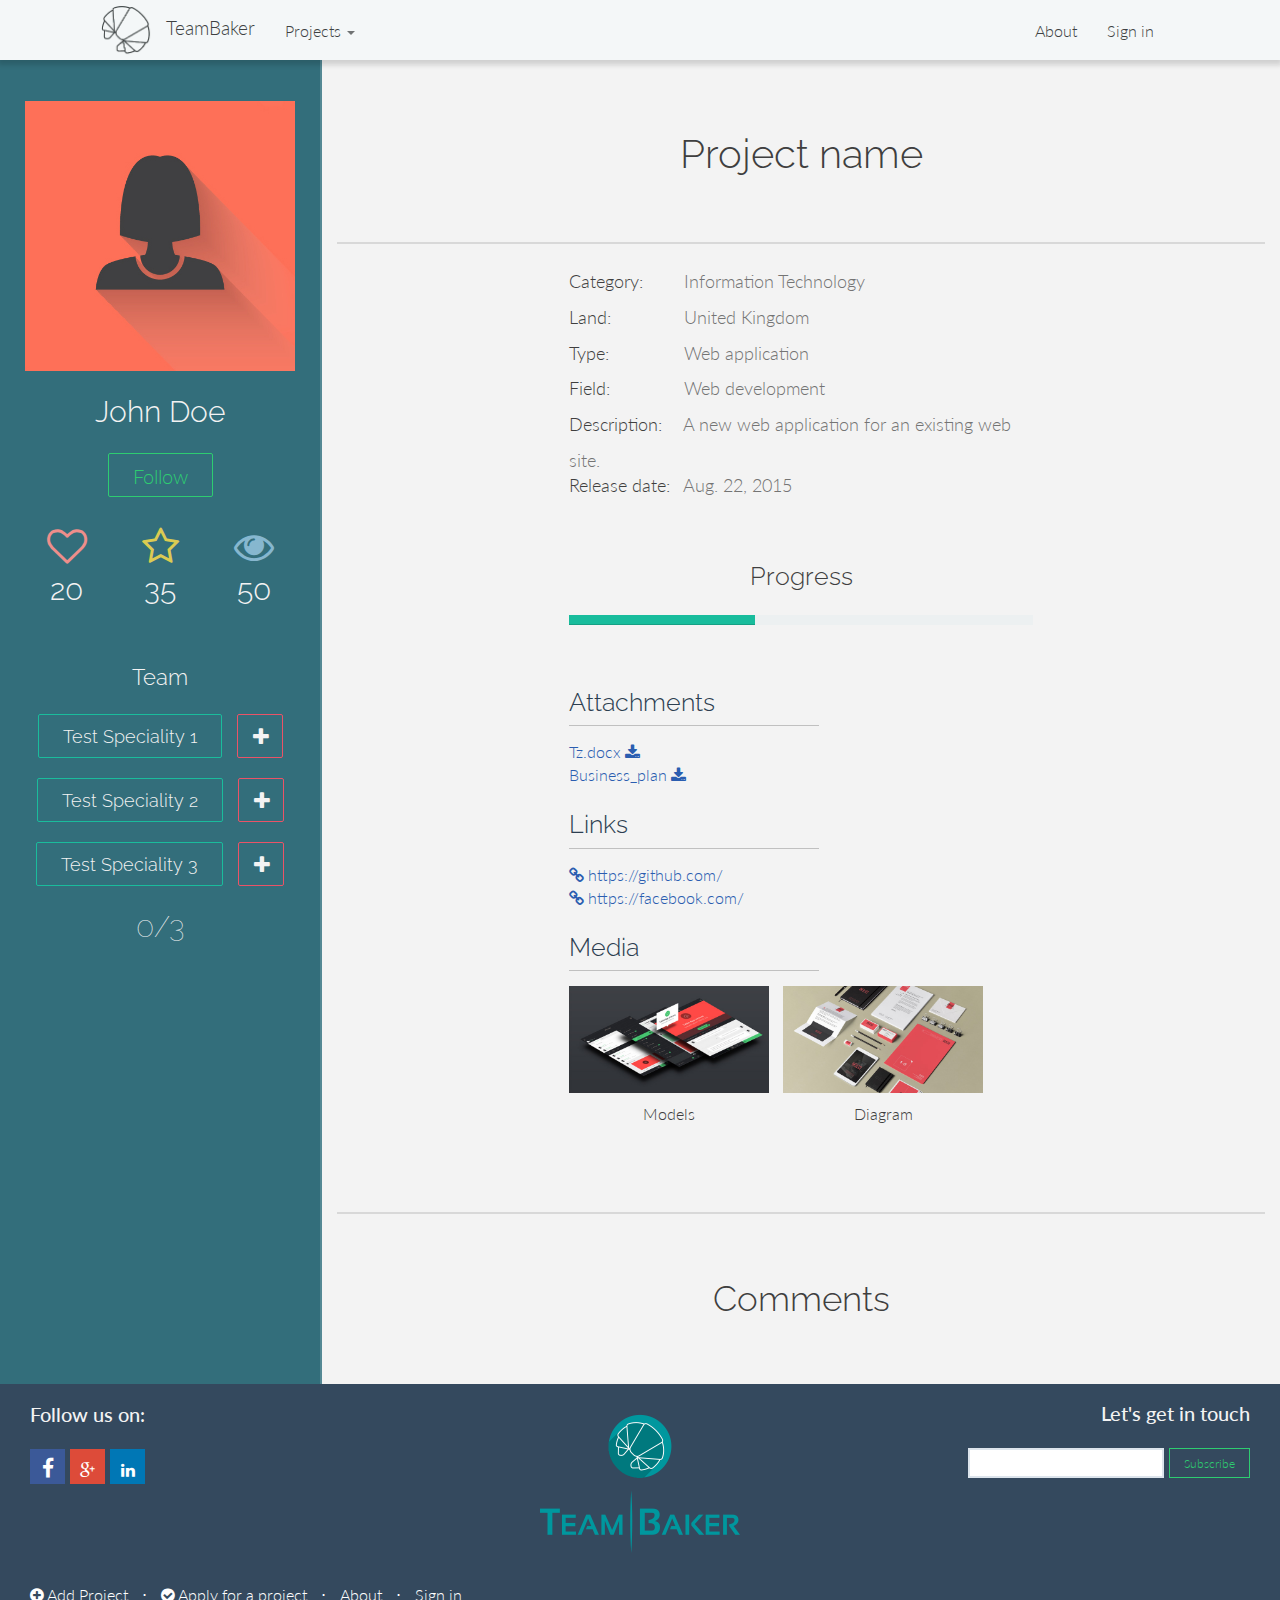
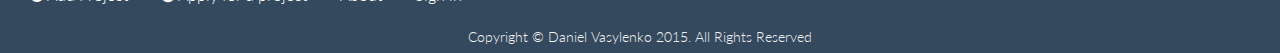
<file: html/project.html>
<!DOCTYPE html>
<html lang="en">
<html>
  <head>
    <link href="../css/font-awesome.min.css" rel="stylesheet" type="text/css">
    <link href="../css/bootstrap.min.css" rel="stylesheet" type="text/css">
    <link href='http://fonts.googleapis.com/css?family=Raleway:200,300,500' rel='stylesheet' type='text/css'>
    <link rel="stylesheet" href="../css/animate.css" type="text/css">
    <link href="../css/project.css" rel="stylesheet" type="text/css">
    <meta name="viewport" content="width=device-width, initial-scale=1, user-scalable=no">
    <meta charset="UTF-8">
  </head>

  <body>
    <nav class="navbar navbar-default affix" id="nav">
      <div class="container-fluid">
        <div class="navbar-header">
          <button type="button" class="navbar-toggle collapsed" data-toggle="collapse" data-target="#bs-example-navbar-collapse-1">
            <span class="sr-only">Toggle navigation</span>
            <span class="icon-bar"></span>
            <span class="icon-bar"></span>
            <span class="icon-bar"></span>
          </button>
          <a class="navbar-brand vt-p" href="../index.html">
            <img id="emblem" src="../img/emblem_dark.png"/>
            <span class="brand-name">TeamBaker</span>
          </a>
        </div>

        <div class="collapse navbar-collapse" id="bs-example-navbar-collapse-1">
          <ul class="nav navbar-nav">
            <li class="dropdown">
              <a href="#" class="dropdown-toggle vt-p" data-toggle="dropdown" role="button" aria-expanded="false">Projects <span class="caret"></span></a>
              <ul class="dropdown-menu" role="menu">
                <li><a href="#" class="vt-p"><i class="fa fa-plus-circle"></i> Add project</a></li>
                <li class="divider"></li>
                <li><a href="#" class="vt-p"><i class="fa fa-check-circle"></i> Apply for a project</a></li>
              </ul>
            </li>
          </ul>
          <ul class="nav navbar-nav navbar-right">
            <li><a href="about.html" class="vt-p">About</a></li>
            <li><a class="auth" href="#signin" class="vt-p">Sign in</a></li>
          </ul>
        </div>
      </div>
    </nav>

    <!-- Auth -->
    <div id="signin" class="popupContainer" style="display:none;">
      <header class="popupHeader">
        <span class="header_title">Login</span>
        <span class="modal_close"><i class="fa fa-times"></i></span>
      </header>

      <section class="popupBody">
        <!-- Here Goes all the Login and signup Forms -->
        <div class="social_login">
          <div class="clearfix">
            <a class="social_box fb" href="#">
              <span class="icon"><i class="fa fa-facebook fa-lg"></i></span>
              <span class="icon_title">Connect with Facebook</span>
            </a>
            <a class="social_box google" href="#">
              <span class="icon"><i class="fa fa-google-plus"></i></span>
              <span class="icon_title">Connect with Google</span>
            </a>
            <a class="social_box linkedIn" href="#">
              <span class="icon"><i class="fa fa-linkedin"></i></span>
              <span class="icon_title">Connect with LinkedIn</span>
            </a>
          </div>

          <div class="centeredText">
            <span>Or use your email </span>
          </div>

          <div class="action_btns">
            <div class="one_half">
              <a href="#" id="login_form" name="login_form" class="button square aqua">Login</a>
            </div>

            <div class="one_half last">
              <a href="#" id="register_form" name="register_form" class="button square red">Sign up</a>
            </div>
          </div>
        </div>
        <div class="user_login">
          <form>
            <label>Email / Username</label> <input type="text" placeholder="Email or username"><br>
            <label>Password</label> <input type="password" placeholder="Password"><br>

            <div class="formplate">
              <input type="checkbox" name="checkbox" value="checkbox" id="check_remember">
              <p class="checkbox_header">Remember me</p>
            </div>

            <div class="action_btns">
              <div class="one_half">
                <a href="#" class="back_btn button square black">Back</a>
              </div>

              <div class="one_half last">
                <a href="#" class="button square pink">Login</a>
              </div>
            </div>
          </form>

          <a class="forgot_password" id="update_form" href="#">Forgot password?</a>
        </div>
        <div class="user_register">
          <form>
            <label>Username</label> <input type="text" placeholder="Username"><br>
            <label>Email</label> <input type="email" placehodler="Email"><br>
            <label>Password</label> <input type="password" placeholder="Password"><br>
            <input type="password" placeholder="Password repeat"><br>

            <div class="formplate">
              <input type="checkbox" name="checkbox" value="checkbox" id="check_send_updates">
              <p class="checkbox_header">Send me updates news</p>
            </div>

            <div class="action_btns">
              <div class="one_half">
                <a href="#" class="back_btn button square black">Back</a>
              </div>

              <div class="one_half last">
                <a href="#" class="button square pink">Sign up</a>
              </div>
            </div>
          </form>
        </div>
        <div class="user_update">
          <form>
            <label>Email</label> <input type="email" placeholder="Email"><br>
            <label>Secret</label> <input type="text" placeholder="Secret"><br>
            <label>Password</label> <input type="password" placeholder="New password"><br>
            <input type="password" placeholder="Password repeat"><br>

            <div class="action_btns">
              <div class="one_half">
                <a href="#" class="back_btn button square black">Back</a>
              </div>

              <div class="one_half last">
                <a href="#" class="button square pink">Refresh</a>
              </div>
            </div>
          </form>
        </div>
      </section>
    </div> <!-- Auth end -->

    <div class="row content-wrapper">
      <div class="author-section col-xs-12 col-sm-5 col-md-4 col-lg-3">
        <div class="profile-image">
          <a href="#image"><img class="img-responsive" src="../img/author-f.jpg"/></a>
        </div>
        <div class="author-name">
          <a href="#profile">John Doe</a>
        </div>
        <div class="user-action-buttons">
          <div class="btn-follow"><a href="#" class="button line-green">Follow</a></div>
          <ul class="action-buttons">
            <li>
              <a href="#likes"><i class="fa fa-heart-o fa-2x"></i></a>
              <p>20</p>
            </li>
            <li>
              <a href="#favorite"><i class="fa fa-star-o fa-2x"></i></a>
              <p>35</p>
            </li>
            <li>
              <a href="#views"><i class="fa fa-eye fa-2x"></i></a>
              <p>50</p>
            </li>
          </ul>
        </div>
        <div class="team-header">
          Team
        </div>
        <div class="team-specs">
          <div class="spec">
            <div class="spec-container">
              <a href="#" class="button line-aqua spec-name">Test Speciality 1</a>
              <a href="#apply" class="button line-pink btn-apply"><i class="fa fa-plus"></i></a>
            </div>
          </div>
          <div class="spec">
            <div class="spec-container">
              <a href="#" class="button line-aqua spec-name">Test Speciality 2</a>
              <a href="#apply" class="button line-pink btn-apply"><i class="fa fa-plus"></i></a>
            </div>
          </div>
          <div class="spec">
            <div class="spec-container">
              <a href="#" class="button line-aqua spec-name">Test Speciality 3</a>
              <a href="#apply" class="button line-pink btn-apply"><i class="fa fa-plus"></i></a>
            </div>
          </div>
          <p class="team-count">0/3</p>
        </div>
      </div>
      <div class="project-section col-xs-12 col-sm-7 col-md-8 col-lg-9">
        <div class="project-name">
          Project name
        </div>
        <div class="project-info">
          <div class="basic-info">
            <div class="info">
              <p>Category:</p><span> Information Technology </span>
            </div>
            <div class="info">
              <p>Land:</p><span> United Kingdom </span>
            </div>
            <div class="info">
              <p>Type:</p><span> Web application </span>
            </div>
            <div class="info">
              <p>Field:</p><span> Web development </span>
            </div>
            <div class="info">
              <p>Description:</p><span> A new web application for an existing web site. </span>
            </div>
            <div class="info">
              <p>Release date:</p><span>  Aug. 22, 2015 </span>
            </div>
          </div>
          <div class="additional-info">
            <p class="progress-bar-header">Progress</p>
            <div class="progress">
              <div class="progress-bar progress-bar-success" style="width: 40%"></div>
            </div>
            <div class="attachments">
              Attachments
              <hr>
              <ul class="attachments-list">
                <li class="attachment">
                  <a href="#attachment">Tz.docx <i class="fa fa-download"></i></a>
                </li>
                <li class="attachment">
                  <a href="#attachment">Business_plan <i class="fa fa-download"></i></a>
                </li>
              </ul>
            </div>
            <div class="links">
              Links
              <hr>
              <ul class="links-list">
                <li class="link">
                  <a href="#link"><i class="fa fa-link"></i> https://github.com/</a>
                </li>
                <li class="link">
                  <a href="#link"><i class="fa fa-link"></i> https://facebook.com/</a>
                </li>
              </ul>
            </div>
            <div class="media">
              Media
              <hr>
              <ul class="media-list">
                <li class="media">
                  <a href="#media">
                    <img src="../img/proj_img-4.jpg"></img>
                    <p class="media-header">Models</p>
                  </a>
                </li>
                <li class="media">
                  <a href="#media">
                    <img src="../img/proj_img-1.jpg"></img>
                    <p class="media-header">Diagram</p>
                  </a>
                </li>
              </ul>
            </div>
          </div>
        </div>
        <div class="comments">
          <p class="comments-header">
            Comments
          </p>
          <div id="disqus_thread"></div>
            <script type="text/javascript">
                /* * * CONFIGURATION VARIABLES * * */
                var disqus_shortname = 'teambaker';

                /* * * DON'T EDIT BELOW THIS LINE * * */
                (function() {
                    var dsq = document.createElement('script'); dsq.type = 'text/javascript'; dsq.async = true;
                    dsq.src = '//' + disqus_shortname + '.disqus.com/embed.js';
                    (document.getElementsByTagName('head')[0] || document.getElementsByTagName('body')[0]).appendChild(dsq);
                })();
            </script>
            <noscript>Please enable JavaScript to view the <a href="https://disqus.com/?ref_noscript" rel="nofollow">comments powered by Disqus.</a></noscript>
        </div>
      </div>
    </div>
    <footer>
      <div class="footer-container">
          <div class="row footer-row">
              <div class="col-lg-12 footer-content">
                <div class="col-xs-12 col-sm-4 col-md-4 col-lg-3 social-sector">
                  <ul class="social_list">
                    <li class="social-header">Follow us on:</li>
                    <li class="social_btn"><a href="#"><span class="social-icon fb"><i class="fa fa-facebook fa-lg"></i></span></a></li>
                    <li class="social_btn"><a href="#"><span class="social-icon google"><i class="fa fa-google-plus"></i></span></a></li>
                    <li class="social_btn"><a href="#"><span class="social-icon linkedIn"><i class="fa fa-linkedin"></i></span></a></li>
                  </ul>
                </div>
                <div class="col-xs-12 col-sm-4 col-md-4 col-lg-6 logo-sector">
                  <img src="../img/logo.png"/>
                </div>
                <div class="col-xs-12 col-sm-4 col-md-4 col-lg-3 subscr-sector">
                  <p class="subscription-header">Let's get in touch</p>
                  <div class="form-group subscription">
                    <div class="input-group">
                      <input class="form-control input-sm xs-input" type="text" id="inputSmall">
                      <span class="input-group-btn">
                        <a href="#" class="subscr button line-green small square">Subscribe</a>
                      </span>
                    </div>
                  </div>
                </div>
              </div>
              <div class="col-xs-12 copyrights">
                <ul class="list-inline">
                    <li>
                        <a href="#add"><i class="fa fa-plus-circle"></i> Add Project</a>
                    </li>
                    <li class="footer-menu-divider">&sdot;</li>
                    <li>
                        <a href="#apply"><i class="fa fa-check-circle"></i> Apply for a project</a>
                    </li>
                    <li class="footer-menu-divider">&sdot;</li>
                    <li>
                      <a href="#about">About</a>
                    </li>
                    <li class="footer-menu-divider">&sdot;</li>
                    <li>
                        <a class="auth" href="#signin" class="vt-p">Sign in</a>
                    </li>

                </ul>
                <p class="copyright text-muted small">Copyright &copy; Daniel Vasylenko 2015. All Rights Reserved</p>
              </div>
          </div>
      </div>
    </footer>


    <script src="../js/jquery-1.11.2.min.js"></script>
    <script src="../js/jquery.leanModal.min.js"></script>
    <script src="../js/bootstrap.min.js"></script>
    <script src="../js/modernizr-custom-v2.8.3.min.js"></script>
    <script src="../js/buttonplate.min.js"></script>
    <link href="../css/buttonplate.css" rel="stylesheet">
    <script src="../js/formplate.min.js"></script>
    <link href="../css/formplate.css" rel="stylesheet">
    <script src="../js/project.js"></script>
  </body>
</html>
</file>
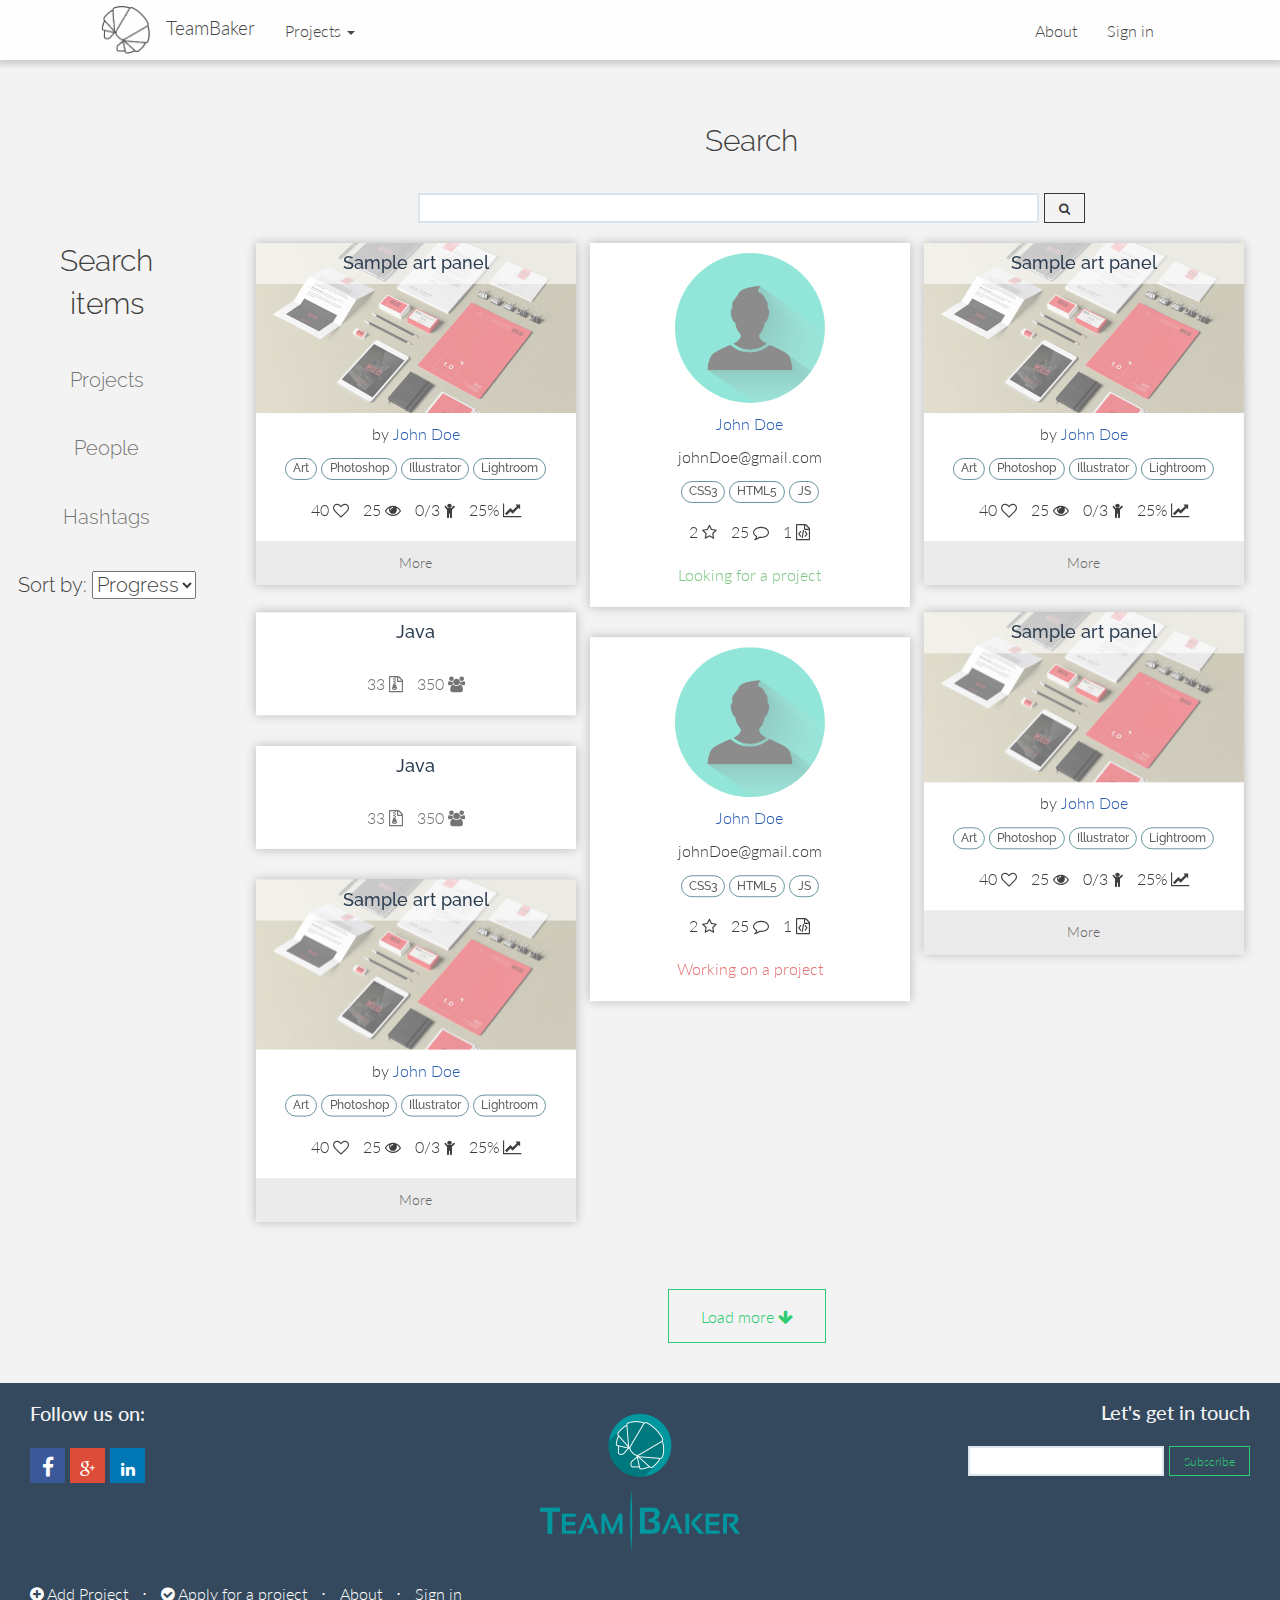
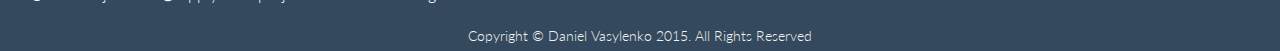
<file: html/search.html>
<!DOCTYPE html>
<html lang="en">
  <head>
    <link href='http://fonts.googleapis.com/css?family=Raleway:200,300,500' rel='stylesheet' type='text/css'>
    <link href="../css/animate.css" rel="stylesheet"/>
    <link href="../css/bootstrap.min.css" rel="stylesheet"/>
    <link href="../css/font-awesome.min.css" rel="stylesheet"/>
    <link href="../css/search.css" rel="stylesheet"/>
    <meta name="viewport" content="width=device-width, initial-scale=1, user-scalable=no">
    <meta charset="UTF-8">
  </head>

  <body>

    <nav class="navbar navbar-default affix" id="nav">
      <div class="container-fluid">
        <div class="navbar-header">
          <button type="button" class="navbar-toggle collapsed" data-toggle="collapse" data-target="#bs-example-navbar-collapse-1">
            <span class="sr-only">Toggle navigation</span>
            <span class="icon-bar"></span>
            <span class="icon-bar"></span>
            <span class="icon-bar"></span>
          </button>

          <a class="navbar-brand vt-p" href="../index.html">
            <img id="emblem" src="../img/emblem_dark.png"/>
            <span class="brand-name">TeamBaker</span>
          </a>
        </div>

        <div class="collapse navbar-collapse" id="bs-example-navbar-collapse-1">
          <ul class="nav navbar-nav">
            <li class="dropdown">
              <a href="#" class="dropdown-toggle vt-p" data-toggle="dropdown" role="button" aria-expanded="false">Projects <span class="caret"></span></a>
              <ul class="dropdown-menu" role="menu">
                <li><a href="#" class="vt-p"><i class="fa fa-plus-circle"></i> Add project</a></li>
                <li class="divider"></li>
                <li><a href="#" class="vt-p"><i class="fa fa-check-circle"></i> Apply for a project</a></li>
              </ul>
            </li>
          </ul>
          <ul class="nav navbar-nav navbar-right">
            <li><a href="about.html" class="vt-p">About</a></li>
            <li><a class="auth" href="#signin" class="vt-p">Sign in</a></li>
          </ul>
        </div>
      </div>
    </nav>

    <!-- Auth -->
    <div id="signin" class="popupContainer" style="display:none;">
      <header class="popupHeader">
        <span class="header_title">Login</span>
        <span class="modal_close"><i class="fa fa-times"></i></span>
      </header>

      <section class="popupBody">
        <!-- Here Goes all the Login and signup Forms -->
        <div class="social_login">
          <div class="clearfix">
            <a class="social_box fb" href="#">
              <span class="icon"><i class="fa fa-facebook fa-lg"></i></span>
              <span class="icon_title">Connect with Facebook</span>
            </a>
            <a class="social_box google" href="#">
              <span class="icon"><i class="fa fa-google-plus"></i></span>
              <span class="icon_title">Connect with Google</span>
            </a>
            <a class="social_box linkedIn" href="#">
              <span class="icon"><i class="fa fa-linkedin"></i></span>
              <span class="icon_title">Connect with LinkedIn</span>
            </a>
          </div>

          <div class="centeredText">
            <span>Or use your email </span>
          </div>

          <div class="action_btns">
            <div class="one_half">
              <a href="#" id="login_form" name="login_form" class="button square aqua">Login</a>
            </div>

            <div class="one_half last">
              <a href="#" id="register_form" name="register_form" class="button square red">Sign up</a>
            </div>
          </div>
        </div>
        <div class="user_login">
          <form>
            <label>Email / Username</label> <input type="text" placeholder="Email or username"><br>
            <label>Password</label> <input type="password" placeholder="Password"><br>

            <div class="formplate">
              <input type="checkbox" name="checkbox" value="checkbox" id="check_remember">
              <p class="checkbox_header">Remember me</p>
            </div>

            <div class="action_btns">
              <div class="one_half">
                <a href="#" class="back_btn button square black">Back</a>
              </div>

              <div class="one_half last">
                <a href="#" class="button square pink">Login</a>
              </div>
            </div>
          </form>

          <a class="forgot_password" id="update_form" href="#">Forgot password?</a>
        </div>
        <div class="user_register">
          <form>
            <label>Username</label> <input type="text" placeholder="Username"><br>
            <label>Email</label> <input type="email" placeholder="Email"><br>
            <label>Password</label> <input type="password" placeholder="Password"><br>
            <input type="password" placeholder="Password repeat"><br>

            <div class="formplate">
              <input type="checkbox" name="checkbox" value="checkbox" id="check_send_updates">
              <p class="checkbox_header">Send me updates news</p>
            </div>

            <div class="action_btns">
              <div class="one_half">
                <a href="#" class="back_btn button square black">Back</a>
              </div>

              <div class="one_half last">
                <a href="#" class="button square pink">Sign up</a>
              </div>
            </div>
          </form>
        </div>
        <div class="user_update">
          <form>
            <label>Email</label> <input type="email" placeholder="Email"><br>
            <label>Secret</label> <input type="text" placeholder="Secret"><br>
            <label>Password</label> <input type="password" placeholder="New password"><br>
            <input type="password" placeholder="Password repeat"><br>

            <div class="action_btns">
              <div class="one_half">
                <a href="#" class="back_btn button square black">Back</a>
              </div>

              <div class="one_half last">
                <a href="#" class="button square pink">Refresh</a>
              </div>
            </div>
          </form>
        </div>
      </section>
    </div>
    <!-- Auth end -->

    <div class="row content-wrapper">
      <aside class="menu-section col-xs-12 col-sm-5 col-md-4 col-lg-2">
        <ul class="menu">
          <li class="menu-item menu-item-header">Search items</li>
          <li class="menu-item"><a class="underlined" href="#projects">Projects</a></li>
          <li class="menu-item"><a class="underlined" href="#people">People</a></li>
          <li class="menu-item"><a class="underlined" href="#hashtags">Hashtags</a></li>
          <li class="menu-item paddinged">
            Sort by:
            <select>
              <option value="1">Progress <i class="fa fa-arrow-down"></i></option>
              <option value="2">Name <i class="fa fa-arrow-down"></i></option>
              <option value="3">Date <i class="fa fa-arrow-down"></i></option>
            </select>
          </li>
        </ul>
      </aside>
      <section class="result-section col-xs-12 col-sm-7 col-md-8 col-lg-10">
        <div class="menu-top">
          <div class="list-group">
            <div class="form-group search-group">
              <p class="search-header">Search</p>
              <form>
                <div class="input-group">
                  <input class="form-control input-sm xs-input" type="text" id="inputSmall">
                  <span class="input-group-btn">
                    <a href="#" class="button line-black small square"><i class="fa fa-search"></i></a>
                  </span>
                </div>
              </form>
            </div>
          </div>
        </div>
        <div class="panels">
            <div class="panel panel-art col-xs-12 col-sm-12 col-md-6 col-lg-4 col-lg-offset-1">
              <div class="panel-heading">
                <h3 class="panel-title"><a href="project.html">Sample art panel</a></h3>
              </div>
              <div class="panel-body">
                <div class="image-container">
                  <a href="project.html"><img src="../img/proj_img-1.jpg"></img></a>
                </div>
                <div class="info-container">
                  <p>by <a href="profile.html" class="author">John Doe</a></p>
                  <ul class="project_hashtags">
                    <li class="hashtag">
                      <a href="search.html"><span class="label label-success">Art</span></a>
                    </li>
                    <li class="hashtag">
                      <a href="search.html"><span class="label label-success">Photoshop</span></a>
                    </li>
                    <li class="hashtag">
                      <a href="search.html"><span class="label label-success">Illustrator</span></a>
                    </li>
                    <li class="hashtag">
                      <a href="search.html"><span class="label label-success">Lightroom</span></a>
                    </li>
                  </ul>
                  <ul class="project-params">
                    <li class="param">
                      <span>40 <i class="fa fa-heart-o"></i></span>
                    </li>
                    <li class="param">
                      <span>25 <i class="fa fa-eye"></i></span>
                    </li>
                    <li class="param">
                      <span>0/3 <i class="fa fa-child"></i></span>
                    </li>
                    <li class="param">
                      <span>25% <i class="fa fa-line-chart"></i></span>
                  </ul>
                  <div class="description-sector">
                    <p class="description-header"><b>Description</b></p>
                    <p class="description">Lorem ipsum dolor sit amet, consectetur adipiscing elit. In et finibus felis. Aliquam ante nunc, venenatis vitae tristique convallis, ultrices a nunc. Duis at nibh.</p>
                  </div>
                </div>
              </div>
            </div>
            <div class="panel panel-profile col-xs-12 col-sm-12 col-md-6 col-lg-4 col-lg-offset-1">
              <div class="panel-body">
                <div class="image-container profile-img">
                  <a href="profile.html"><img class="img-circle img-responsive" src="../img/author-m.jpg"></img></a>
                </div>
                <div class="info-container">
                  <p class="author"><a href="profile.html" class="author">John Doe</a></p>
                  <p class="author-email">johnDoe@gmail.com</p>
                    <ul class="project_hashtags">
                      <li class="hashtag">
                        <a href="search.html"><span class="label label-success">CSS3</span></a>
                      </li>
                      <li class="hashtag">
                        <a href="search.html"><span class="label label-success">HTML5</span></a>
                      </li>
                      <li class="hashtag">
                        <a href="search.html"><span class="label label-success">JS</span></a>
                      </li>
                    </ul>
                  <ul class="project-params">
                    <li class="param">
                      <span>2 <i class="fa fa-star-o"></i></span>
                    </li>
                    <li class="param">
                      <span>25 <i class="fa fa-comment-o"></i></span>
                    </li>
                    <li class="param">
                      <span>1 <i class="fa fa-file-code-o"></i></span>
                    </li>
                  </ul>
                  <p class="status status-available">Looking for a project</p>
                </div>
              </div>
            </div>
            <div class="panel panel-art col-xs-12 col-sm-12 col-md-6 col-lg-4 col-lg-offset-1">
              <div class="panel-heading">
                <h3 class="panel-title"><a href="project.html">Sample art panel</a></h3>
              </div>
              <div class="panel-body">
                <div class="image-container">
                  <a href="project.html"><img src="../img/proj_img-1.jpg"></img></a>
                </div>
                <div class="info-container">
                  <p>by <a href="profile.html" class="author">John Doe</a></p>
                  <ul class="project_hashtags">
                    <li class="hashtag">
                      <a href="search.html"><span class="label label-success">Art</span></a>
                    </li>
                    <li class="hashtag">
                      <a href="search.html"><span class="label label-success">Photoshop</span></a>
                    </li>
                    <li class="hashtag">
                      <a href="search.html"><span class="label label-success">Illustrator</span></a>
                    </li>
                    <li class="hashtag">
                      <a href="search.html"><span class="label label-success">Lightroom</span></a>
                    </li>
                  </ul>
                  <ul class="project-params">
                    <li class="param">
                      <span>40 <i class="fa fa-heart-o"></i></span>
                    </li>
                    <li class="param">
                      <span>25 <i class="fa fa-eye"></i></span>
                    </li>
                    <li class="param">
                      <span>0/3 <i class="fa fa-child"></i></span>
                    </li>
                    <li class="param">
                      <span>25% <i class="fa fa-line-chart"></i></span>
                  </ul>
                  <div class="description-sector">
                    <p class="description-header"><b>Description</b></p>
                    <p class="description">Lorem ipsum dolor sit amet, consectetur adipiscing elit. In et finibus felis. Aliquam ante nunc, venenatis vitae tristique convallis, ultrices a nunc. Duis at nibh.</p>
                  </div>
                </div>
              </div>
            </div>
            <div class="panel panel-hashtag col-xs-12 col-sm-12 col-md-6 col-lg-4 col-lg-offset-1">
              <div class="panel-heading">
                <h3 class="panel-title"><a href="search.html?what=tag&is=Java">Java</a></h3>
              </div>
              <div class="panel-body">
                <div class="info-container">
                  <ul class="hashtag-params">
                    <li class="param">
                      <span><a href="search.html">33 <i class="fa fa-file-archive-o"></i></a></span>
                    </li>
                    <li class="param">
                      <span><a href="search.html">350 <i class="fa fa-users"></i></a></span>
                    </li>
                  </ul>
                </div>
              </div>
            </div>
            <div class="panel panel-art col-xs-12 col-sm-12 col-md-6 col-lg-4 col-lg-offset-1">
              <div class="panel-heading">
                <h3 class="panel-title"><a href="project.html">Sample art panel</a></h3>
              </div>
              <div class="panel-body">
                <div class="image-container">
                  <a href="project.html"><img src="../img/proj_img-1.jpg"></img></a>
                </div>
                <div class="info-container">
                  <p>by <a href="profile.html" class="author">John Doe</a></p>
                  <ul class="project_hashtags">
                    <li class="hashtag">
                      <a href="search.html"><span class="label label-success">Art</span></a>
                    </li>
                    <li class="hashtag">
                      <a href="search.html"><span class="label label-success">Photoshop</span></a>
                    </li>
                    <li class="hashtag">
                      <a href="search.html"><span class="label label-success">Illustrator</span></a>
                    </li>
                    <li class="hashtag">
                      <a href="search.html"><span class="label label-success">Lightroom</span></a>
                    </li>
                  </ul>
                  <ul class="project-params">
                    <li class="param">
                      <span>40 <i class="fa fa-heart-o"></i></span>
                    </li>
                    <li class="param">
                      <span>25 <i class="fa fa-eye"></i></span>
                    </li>
                    <li class="param">
                      <span>0/3 <i class="fa fa-child"></i></span>
                    </li>
                    <li class="param">
                      <span>25% <i class="fa fa-line-chart"></i></span>
                  </ul>
                  <div class="description-sector">
                    <p class="description-header"><b>Description</b></p>
                    <p class="description">Lorem ipsum dolor sit amet, consectetur adipiscing elit. In et finibus felis. Aliquam ante nunc, venenatis vitae tristique convallis, ultrices a nunc. Duis at nibh.</p>
                  </div>
                </div>
              </div>
            </div>
            <div class="panel panel-profile col-xs-12 col-sm-12 col-md-6 col-lg-4 col-lg-offset-1">
              <div class="panel-body">
                <div class="image-container profile-img">
                  <a href="#profile"><img class="img-circle img-responsive" src="../img/author-m.jpg"></img></a>
                </div>
                <div class="info-container">
                  <p class="author"><a href="#" class="author">John Doe</a></p>
                  <p class="author-email">johnDoe@gmail.com</p>
                    <ul class="project_hashtags">
                      <li class="hashtag">
                        <a href="search.html"><span class="label label-success">CSS3</span></a>
                      </li>
                      <li class="hashtag">
                        <a href="search.html"><span class="label label-success">HTML5</span></a>
                      </li>
                      <li class="hashtag">
                        <a href="search.html"><span class="label label-success">JS</span></a>
                      </li>
                    </ul>
                  <ul class="project-params">
                    <li class="param">
                      <span>2 <i class="fa fa-star-o"></i></span>
                    </li>
                    <li class="param">
                      <span>25 <i class="fa fa-comment-o"></i></span>
                    </li>
                    <li class="param">
                      <span>1 <i class="fa fa-file-code-o"></i></span>
                    </li>
                  </ul>
                  <p class="status status-busy">Working on a project</p>
                </div>
              </div>
            </div>
            <div class="panel panel-hashtag col-xs-12 col-sm-12 col-md-6 col-lg-4 col-lg-offset-1">
              <div class="panel-heading">
                <h3 class="panel-title"><a href="search.html?what=tag&is=Java">Java</a></h3>
              </div>
              <div class="panel-body">
                <div class="info-container">
                  <ul class="hashtag-params">
                    <li class="param">
                      <span><a href="search.html">33 <i class="fa fa-file-archive-o"></i></a></span>
                    </li>
                    <li class="param">
                      <span><a href="search.html">350 <i class="fa fa-users"></i></a></span>
                    </li>
                  </ul>
                </div>
              </div>
            </div>
            <div class="panel panel-art col-xs-12 col-sm-12 col-md-6 col-lg-4 col-lg-offset-1">
              <div class="panel-heading">
                <h3 class="panel-title"><a href="project.html">Sample art panel</a></h3>
              </div>
              <div class="panel-body">
                <div class="image-container">
                  <a href="project.html"><img src="../img/proj_img-1.jpg"></img></a>
                </div>
                <div class="info-container">
                  <p>by <a href="profile.html" class="author">John Doe</a></p>
                  <ul class="project_hashtags">
                    <li class="hashtag">
                      <a href="search.html"><span class="label label-success">Art</span></a>
                    </li>
                    <li class="hashtag">
                      <a href="search.html"><span class="label label-success">Photoshop</span></a>
                    </li>
                    <li class="hashtag">
                      <a href="search.html"><span class="label label-success">Illustrator</span></a>
                    </li>
                    <li class="hashtag">
                      <a href="search.html"><span class="label label-success">Lightroom</span></a>
                    </li>
                  </ul>
                  <ul class="project-params">
                    <li class="param">
                      <span>40 <i class="fa fa-heart-o"></i></span>
                    </li>
                    <li class="param">
                      <span>25 <i class="fa fa-eye"></i></span>
                    </li>
                    <li class="param">
                      <span>0/3 <i class="fa fa-child"></i></span>
                    </li>
                    <li class="param">
                      <span>25% <i class="fa fa-line-chart"></i></span>
                  </ul>
                  <div class="description-sector">
                    <p class="description-header"><b>Description</b></p>
                    <p class="description">Lorem ipsum dolor sit amet, consectetur adipiscing elit. In et finibus felis. Aliquam ante nunc, venenatis vitae tristique convallis, ultrices a nunc. Duis at nibh.</p>
                  </div>
                </div>
              </div>
            </div>
          </div>
          <div class="btn-load">
            <a href="#" class="button line-green square large">Load more <i class="fa fa-arrow-down"></i></a>
          </div>
      </section>

    </div>

    <footer>
      <div class="footer-container">
          <div class="row footer-row">
              <div class="col-lg-12 footer-content">
                <div class="col-xs-12 col-sm-4 col-md-4 col-lg-3 social-sector">
                  <ul class="social_list">
                    <li class="social-header">Follow us on:</li>
                    <li class="social_btn"><a href="#"><span class="social-icon fb"><i class="fa fa-facebook fa-lg"></i></span></a></li>
                    <li class="social_btn"><a href="#"><span class="social-icon google"><i class="fa fa-google-plus"></i></span></a></li>
                    <li class="social_btn"><a href="#"><span class="social-icon linkedIn"><i class="fa fa-linkedin"></i></span></a></li>
                  </ul>
                </div>
                <div class="col-xs-12 col-sm-4 col-md-4 col-lg-6 logo-sector">
                  <img src="../img/logo.png"/>
                </div>
                <div class="col-xs-12 col-sm-4 col-md-4 col-lg-3 subscr-sector">
                  <p class="subscription-header">Let's get in touch</p>
                  <div class="form-group subscription">
                    <div class="input-group">
                      <input class="form-control input-sm xs-input" type="text" id="inputSmall">
                      <span class="input-group-btn">
                        <a href="#" class="subscr button line-green small square">Subscribe</a>
                      </span>
                    </div>
                  </div>
                </div>
              </div>
              <div class="col-xs-12 copyrights">
                <ul class="list-inline">
                    <li>
                        <a href="#add"><i class="fa fa-plus-circle"></i> Add Project</a>
                    </li>
                    <li class="footer-menu-divider">&sdot;</li>
                    <li>
                        <a href="#apply"><i class="fa fa-check-circle"></i> Apply for a project</a>
                    </li>
                    <li class="footer-menu-divider">&sdot;</li>
                    <li>
                      <a href="#about">About</a>
                    </li>
                    <li class="footer-menu-divider">&sdot;</li>
                    <li>
                        <a class="auth" href="#signin" class="vt-p">Sign in</a>
                    </li>

                </ul>
                <p class="copyright text-muted small">Copyright &copy; Daniel Vasylenko 2015. All Rights Reserved</p>
              </div>
          </div>
      </div>
    </footer>

    <script src="../js/jquery-1.11.2.min.js"></script>
    <script src="../js/jquery.bridget.js"></script>
    <script src="../js/jquery.leanModal.min.js"></script>
    <script src="../js/modernizr-custom-v2.8.3.min.js"></script>
    <script src="../js/buttonplate.min.js"></script>
    <link href="../css/buttonplate.css" rel="stylesheet">
    <script src="../js/formplate.min.js"></script>
    <link href="../css/formplate.css" rel="stylesheet">
    <script src="../js/readmore.min.js"></script>
    <script src="../js/masonry.min.js"></script>
    <script src="../js/bootstrap.min.js"></script>
    <script src="../js/search.js"></script>

  </body>
</html>
</file>
<file: css/superslides.css>
#slides {
  position: relative;
}
#slides .slides-container {
  display: none;
}
#slides .scrollable {
  *zoom: 1;
  position: relative;
  top: 0;
  left: 0;
  overflow-y: auto;
  -webkit-overflow-scrolling: touch;
  height: 100%;
}
#slides .scrollable:after {
  content: "";
  display: table;
  clear: both;
}

.slides-navigation {
  margin: 0 auto;
  position: absolute;
  z-index: 3;
  top: 46%;
  width: 100%;
}
.slides-navigation a {
  position: absolute;
  display: block;
}
.slides-navigation a.prev {
  left: 0;
}
.slides-navigation a.next {
  right: 0;
}

.slides-pagination {
  position: absolute;
  z-index: 3;
  bottom: 0;
  text-align: center;
  width: 100%;
}
.slides-pagination a {
  border: 2px solid #222;
  border-radius: 15px;
  width: 10px;
  height: 10px;
  display: -moz-inline-stack;
  display: inline-block;
  vertical-align: middle;
  *vertical-align: auto;
  zoom: 1;
  *display: inline;
  background-image: url("[data-uri]");
  margin: 2px;
  overflow: hidden;
  text-indent: -100%;
}
.slides-pagination a.current {
  background: #222;
}
</file>
<file: css/index.css>
@font-face {
  font-family: Geomanist;
  src: url("../fonts/Geomanist-Regular.otf"); }
html, body {
  font-family: "Lato", sans-serif !important;
  font-size: 16px;
  font-weight: 300 !important;
  text-decoration: none !important;
  -webkit-font-smoothing: antialiased !important;
  background-color: #F3F3F3;
  z-index: 2; }

ul {
  padding: 0; }

label {
  font-family: "Lato", sans-serif !important;
  font-size: 16px;
  font-weight: 300 !important;
  text-decoration: none !important;
  -webkit-font-smoothing: antialiased !important;
  z-index: 2; }

p, li {
  color: #3F3F3F !important; }

p:hover, li:hover {
  opacity: 1; }

a {
  font-family: "Lato", sans-serif;
  text-decoration: none !important;
  color: #2A5DB0; }

a:hover {
  color: #2200CC; }

.underlined {
  position: relative;
  color: #5f5f5f; }

.opacity-transistion {
  opacity: .6;
  transition: opacity .5s ease-out;
  -moz-transition: opacity .5s ease-out;
  -webkit-transition: opacity .5s ease-out;
  -o-transition: opacity .5s ease-out; }

.opacity-transistion:hover {
  opacity: 1; }

.underlined:after {
  display: block;
  position: absolute;
  left: 0;
  width: 0;
  height: 2px;
  background-color: #5f5f5f;
  content: "";
  transition: width 0.3s; }

.underlined:hover {
  color: #5f5f5f; }

.underlined:hover:after {
  width: 100%; }

.navbar-default {
  text-align: center;
  background: transparent;
  z-index: 10;
  top: 0;
  left: 0;
  right: 0; }
  .navbar-default .container-fluid .navbar-header .navbar-toggle {
    border-color: #5f5f5f; }
    .navbar-default .container-fluid .navbar-header .navbar-toggle .icon-bar {
      background-color: #5f5f5f !important; }
  .navbar-default .container-fluid .navbar-header .navbar-toggle:hover, .navbar-default .container-fluid .navbar-header .navbar-toggle:focus {
    background-color: #5f5f5f !important; }
    .navbar-default .container-fluid .navbar-header .navbar-toggle:hover .icon-bar, .navbar-default .container-fluid .navbar-header .navbar-toggle:focus .icon-bar {
      background-color: white !important; }
  .navbar-default .container-fluid .navbar-header .navbar-brand img {
    display: inline-block;
    margin: 0;
    max-height: 50px;
    position: relative;
    bottom: 15px;
    right: 10px; }
  .navbar-default .container-fluid .navbar-header .navbar-brand .brand-name {
    display: inline-block;
    color: #F3F3F3 !important;
    position: relative;
    bottom: 14px; }
  .navbar-default .container-fluid #bs-example-navbar-collapse-1 .navbar-nav li a:hover, .navbar-default .container-fluid #bs-example-navbar-collapse-1 .navbar-nav li a:focus {
    color: white !important; }

.dropdown-menu {
  z-index: 10;
  left: -35%;
  text-align: center;
  border-width: 0px;
  background: transparent;
  -webkit-box-shadow: none !important;
  -moz-box-shadow: none !important;
  box-shadow: none !important; }
  .dropdown-menu li {
    background: transparent; }
    .dropdown-menu li a {
      color: white;
      font-weight: 300; }
  .dropdown-menu li:hover {
    background: transparent; }
    .dropdown-menu li:hover a {
      color: #2A5DB0;
      background: transparent; }

.navbar-default .navbar-nav > .open > a,
.navbar-default .navbar-nav > .open > a:hover,
.navbar-default .navbar-nav > .open > a:focus {
  background-color: transparent; }

.navbar {
  position: absolute;
  border-radius: 0px;
  opacity: 0.95;
  margin: 0 auto; }

.container-fluid {
  margin-right: auto;
  margin-left: auto;
  width: 85%;
  max-height: 955px; }

#nav.affix-top {
  position: absolute;
  background-color: transparent; }

#nav.affix {
  position: fixed;
  background-color: white;
  -webkit-transition: all .6s ease-in-out; }
  #nav.affix .container-fluid .navbar-brand .brand-name {
    color: #3F3F3F !important; }
  #nav.affix .container-fluid #bs-example-navbar-collapse-1 .navbar-nav li a {
    color: #3F3F3F !important; }
  #nav.affix .container-fluid #bs-example-navbar-collapse-1 .navbar-nav li ul.dropdown-menu {
    background-color: white; }

footer {
  text-align: center;
  margin: 0;
  background: #34495E;
  position: relative; }

.footer-container {
  width: 100%;
  max-width: 100%;
  margin: 0 auto;
  display: inline-block; }

.logo-sector {
  display: inline-block; }
  .logo-sector img {
    max-height: 200px; }

.copyrights {
  text-align: center;
  margin: 0px auto 0px auto; }

.copyright {
  margin: 0;
  color: #F3F3F3 !important;
  margin-top: 20px; }

.list-inline {
  text-align: left;
  margin-left: 10px; }

.list-inline li {
  font-weight: 300;
  color: white !important; }
  .list-inline li a {
    color: white !important; }

.social_list a {
  text-decoration: none !important; }

.social_btn {
  display: inline;
  color: white; }

p, li {
  text-decoration: none; }

.social-header {
  color: #F3F3F3 !important;
  text-align: left;
  line-height: 3;
  display: block;
  width: 100%;
  font-weight: 500;
  font-size: 20px; }

.icon, .social-icon {
  display: block;
  width: 35px;
  padding: 10px;
  margin-right: 10px;
  margin-top: 3px;
  float: left;
  color: #FFF;
  font-size: 16px;
  text-align: center; }

.social-icon {
  height: 35px;
  margin-top: 5px;
  margin-right: 5px; }

.social-icon i {
  line-height: 2px; }

.social-icon.fb {
  background: #3b5998; }

.social-icon.google {
  background: #dd4b39; }

.social-icon.linkedIn {
  background: #0077b5; }

.footer-row {
  margin: 0; }

.subscription-header {
  margin-top: 15px;
  font-size: 20px;
  font-weight: 500;
  color: #F3F3F3 !important;
  text-align: right;
  margin-bottom: 0; }

.subscription {
  margin-top: 20px; }

@media screen and (max-width: 767px) {
  .footer-container {
    max-width: 100%; }

  .subscr-sector {
    padding-right: 0;
    margin: 0 auto; }
    .subscr-sector .subscription-header {
      margin-bottom: 20px;
      margin-top: 10px;
      font-size: 16px;
      text-align: center; }

  .subscr-sector .subscription {
    margin-top: 0; }

  .social-sector {
    padding-left: 0; }
    .social-sector .social-header {
      font-size: 15px;
      text-align: center; }
    .social-sector .social_list {
      display: inline-block; }

  .copyrights .list-inline {
    text-align: center; }

  .caption {
    font-size: 35px !important; }

  .contrast h4 {
    font-size: 20px !important; } }
.xs-input {
  height: 30px;
  font-size: 16px; }

.footer-content {
  display: inline-block; }

input.xs-input {
  border-radius: 0px !important;
  -webkit-appearance: none !important;
  font-family: "Lato", sans-serif; }

.centered {
  text-align: center; }

.margined {
  margin: 10px 0px 10px 0px; }

.paddinged {
  padding: 20px 0px 20px 0px; }

/* Color Schemes */
.love {
  position: absolute;
  right: 20px;
  bottom: 0px;
  font-size: 11px;
  font-weight: normal; }
  .love p {
    color: white;
    font-weight: normal;
    font-family: Geomanist; }
  .love a {
    color: white;
    font-weight: 700;
    text-decoration: none; }
  .love img {
    position: relative;
    top: 3px;
    margin: 0px 4px;
    width: 10px; }

#lean_overlay {
  position: fixed;
  z-index: 100;
  top: 0px;
  left: 0px;
  height: 100%;
  width: 100%;
  background: #000;
  display: none; }

/* Modal box or Popup box */
.popupContainer {
  position: absolute;
  width: 330px;
  height: auto;
  left: 45%;
  top: 80px;
  background: #FFF; }

#modal_trigger {
  margin: 100px auto;
  width: 100px;
  display: block; }

.one_half {
  width: 50%;
  display: block;
  float: left; }

.one_half.last {
  width: 45%;
  margin-left: 5%; }

/* Popup Styles*/
.popupHeader {
  font-size: 16px;
  text-transform: uppercase; }

.popupHeader {
  background: #F4F4F2;
  position: relative;
  padding: 10px 20px;
  border-bottom: 1px solid #DDD;
  font-weight: bold; }

.popupHeader .modal_close {
  position: absolute;
  right: 0;
  top: 0;
  padding: 10px 15px;
  background: #E4E4E2;
  cursor: pointer;
  color: #aaa;
  font-size: 16px; }

.popupBody {
  padding: 20px;
  text-decoration: none; }

/* Social Login Form */
.social_login .social_box {
  display: block;
  clear: both;
  padding: 10px;
  margin-bottom: 10px;
  background: #F4F4F2;
  overflow: hidden; }
.social_login .icon {
  display: block;
  width: 35px;
  padding: 10px;
  margin-right: 10px;
  margin-top: 3px;
  float: left;
  color: #FFF;
  font-size: 16px;
  text-align: center; }
.social_login .fb .icon {
  background: #3b5998; }
.social_login .google .icon {
  background: #dd4b39; }
.social_login .linkedIn .icon {
  background: #0077b5; }
.social_login .icon_title {
  display: block;
  padding: 10px 0;
  margin-top: 3px;
  float: left;
  font-weight: bold;
  font-size: 16px;
  color: #777; }
.social_login .social_box:hover {
  background: #E4E4E2; }

.centeredText {
  text-align: center;
  margin: 20px 0;
  clear: both;
  overflow: hidden;
  text-transform: uppercase; }

.action_btns {
  clear: both;
  overflow: hidden; }
  .action_btns a {
    display: block; }

/* User Login Form */
.user_login {
  display: none; }

.user_login label {
  display: block;
  margin-bottom: 5px; }

.user_login input[type="text"], .user_login input[type="email"], .user_login input[type="password"] {
  display: block;
  width: 90%;
  padding: 10px;
  border: 1px solid #DDD;
  color: #666;
  margin: 0; }

.checkbox_header {
  display: inline-block; }

.user_login input[type="checkbox"] {
  float: left;
  margin-right: 5px; }

.user_login input[type="checkbox"] + label {
  float: left; }

.user_login .checkbox {
  margin-bottom: 10px;
  clear: both;
  overflow: hidden; }

.forgot_password {
  display: block;
  margin: 20px 0 10px;
  clear: both;
  overflow: hidden;
  text-decoration: none;
  color: #ED6347; }

/* User Register Form */
.user_register, .user_update {
  display: none; }

.user_register label, .user_update label {
  display: block;
  margin-bottom: 5px; }

.user_register input[type="text"], .user_update input[type="text"], .user_register input[type="email"], .user_update input[type="email"], .user_register input[type="password"], .user_update input[type="password"] {
  display: block;
  width: 90%;
  padding: 10px;
  margin: 0;
  border: 1px solid #DDD;
  color: #666; }

.user_register input[type="checkbox"], .user_update input[type="checkbox"] {
  float: left;
  margin-right: 5px; }

.user_register input[type="checkbox"] + label, .user_update input[type="checkbox"] + label {
  float: left; }

.user_register .checkbox, .user_update .checkbox {
  margin-bottom: 10px;
  clear: both;
  overflow: hidden; }

.checkbox p {
  display: inline; }

.carousel {
  max-height: 800px;
  z-index: 0; }

/*Slides*/
.container {
  margin: 0 auto;
  position: relative;
  width: 60%;
  max-width: 500px;
  top: 30%;
  padding: 10px;
  color: white; }

.caption {
  color: white;
  text-align: center;
  text-shadow: 0px 1px 1px #010101;
  font-size: 70px;
  font-weight: 200;
  font-family: "Raleway", sans-serif !important; }

.slides-container li img {
  position: fixed !important; }

.slides-navigation a {
  border-color: 3px solid #fff;
  text-shadow: 0px 1px 1px #000;
  border-radius: 30px;
  display: block;
  text-decoration: none;
  border: 3px solid #fff;
  color: white;
  font-weight: bold;
  font-size: 26px;
  margin: 0 25px;
  text-shadow: 0 1px 1px #000;
  text-align: center;
  height: 40px;
  width: 40px;
  top: -40px;
  padding: 1px;
  opacity: 0.5; }

.slides-navigation a:hover {
  background-color: #eb5367;
  opacity: 0.8; }

.fa-chevron-right {
  margin-right: -3px;
  margin-top: 3px; }

.fa-chevron-left {
  margin-top: 3px;
  margin-right: 3px; }

.slides-pagination a {
  border-color: white;
  width: 15px;
  height: 15px;
  opacity: 0.8; }

.slides-pagination {
  position: relative;
  bottom: 50px; }

.slides-pagination a.current {
  background: white; }

.contrast {
  text-align: center; }
  .contrast a {
    display: inline-block;
    text-decoration: none;
    opacity: 0.85; }
  .contrast a:hover {
    opacity: 1; }
  .contrast h4 {
    text-shadow: 0px 1px 1px #000;
    color: white;
    font-weight: 500;
    font-family: "Raleway", sans-serif !important; }

.main-content {
  width: 100%;
  margin: auto;
  padding-top: 50px;
  text-align: center;
  z-index: 1;
  background-color: #F2F1ED;
  position: relative; }

.panels {
  padding-left: 0;
  padding-right: 0;
  float: none;
  width: 87%;
  margin: 0 auto; }

.menu-top {
  padding-left: 0;
  padding-right: 0;
  width: 60%;
  display: inline-block; }

.search-group {
  width: 85%;
  margin: 20px auto; }

hr {
  margin-top: 15px;
  margin-bottom: 0px; }

.panel {
  font-family: "Lato", sans-serif;
  z-index: 30;
  border-width: 0;
  vertical-align: top;
  min-width: 300px;
  max-width: 320px;
  margin: 0 auto;
  padding: 0;
  float: none;
  display: block;
  text-align: left;
  margin-bottom: 30px;
  border-radius: 0;
  -webkit-box-shadow: 0px 0px 10px 0px rgba(0, 0, 0, 0.25) !important;
  -moz-box-shadow: 0px 0px 10px 0px rgba(0, 0, 0, 0.25) !important;
  box-shadow: 0px 0px 10px 0px rgba(0, 0, 0, 0.25) !important; }
  .panel .panel-heading {
    border-radius: 0;
    text-align: center;
    width: 100%;
    position: absolute;
    z-index: 40;
    background-color: rgba(255, 255, 255, 0.6); }
    .panel .panel-heading .panel-title a {
      font-family: "Raleway", sans-serif;
      text-decoration: none !important;
      font-weight: 500;
      font-size: 18px;
      display: block; }
    .panel .panel-heading .panel-title a:hover {
      color: #3F3F3F; }
  .panel .panel-body {
    padding: 0;
    width: 100%;
    text-align: center; }
    .panel .panel-body .image-container {
      margin-bottom: 10px;
      width: 100%; }
      .panel .panel-body .image-container a {
        width: 100%;
        display: block;
        text-align: center; }
        .panel .panel-body .image-container a img {
          max-width: 100%;
          opacity: .6;
          transition: opacity .5s ease-out;
          -moz-transition: opacity .5s ease-out;
          -webkit-transition: opacity .5s ease-out;
          -o-transition: opacity .5s ease-out; }
        .panel .panel-body .image-container a img:hover {
          opacity: 1; }
    .panel .panel-body .info-container p {
      margin: 0px 5px 10px 5px;
      font-family: "Lato", sans-serif; }
    .panel .panel-body .info-container .project_hashtags {
      list-style-type: none;
      margin: 0px 5px 20px 5px;
      text-align: center; }
      .panel .panel-body .info-container .project_hashtags .hashtag {
        display: inline; }
        .panel .panel-body .info-container .project_hashtags .hashtag a span {
          font-family: "Raleway", sans-serif;
          font-weight: 500;
          border: 1px solid #6895A0;
          background-color: transparent;
          color: #5f5f5f;
          border-radius: 30px;
          transition: background .6s; }
        .panel .panel-body .info-container .project_hashtags .hashtag a span:hover {
          color: white;
          background-color: #4db6ac; }
    .panel .panel-body .info-container .project-params {
      text-align: center;
      list-style-type: none;
      margin: 0px 5px 20px 5px; }
      .panel .panel-body .info-container .project-params .param {
        display: inline-block;
        margin: 0 5px; }
      .panel .panel-body .info-container .project-params a {
        text-decoration: none; }
    .panel .panel-body .info-container .description-header {
      margin: 5px auto;
      font-weight: bold;
      color: #747474;
      text-align: center; }
    .panel .panel-body .info-container .description-header:hover {
      color: #3F3F3F; }
    .panel .panel-body .info-container .description {
      text-align: both; }

.panel-hashtag .panel-heading {
  border-radius: 0;
  text-align: center;
  width: 100%;
  position: static;
  background-color: transparent; }

.list-group {
  margin: 10px 0px 10px 10px;
  padding-left: 0px;
  padding-right: 0px; }
  .list-group .categories {
    display: inline-block; }

.list-group-item {
  border: 1px solid #AAAAAA;
  border-radius: 20px !important;
  padding: 8px 20px;
  color: #555555;
  margin: 3px auto;
  font-weight: 500;
  text-align: center;
  display: inline-block;
  transition: background .5s; }
  .list-group-item .badge {
    border-radius: 0; }

.list-group-item:hover {
  background-color: #4db6ac !important;
  color: white !important;
  opacity: 0.7; }

.btn-load {
  display: inline-block;
  margin: 40px auto; }
  .btn-load a {
    text-decoration: none; }

.input-group-btn a {
  text-decoration: none;
  margin-left: 5px; }

/*# sourceMappingURL=index.css.map */
</file>
<file: css/buttonplate.css>
@font-face{font-family:'buttonplate';src:url("icon-font-buttonplate/icomoon.eot?c4hmew");src:url("icon-font-buttonplate/icomoon.eot?#iefixc4hmew") format("embedded-opentype"),url("icon-font-buttonplate/icomoon.woff?c4hmew") format("woff"),url("icon-font-buttonplate/icomoon.ttf?c4hmew") format("truetype"),url("icon-font-buttonplate/icomoon.svg?c4hmew#icomoon") format("svg");font-weight:normal;font-style:normal}.button{position:relative;display:inline-block;text-align:center;color:#666;text-decoration:none;vertical-align:middle;border:none;background-color:#ebebeb;outline:none;-webkit-appearance:none;-webkit-transition:border 0.2s ease-out, background 0.2s ease-out;-moz-transition:border 0.2s ease-out, background 0.2s ease-out;-ms-transition:border 0.2s ease-out, background 0.2s ease-out;-o-transition:border 0.2s ease-out, background 0.2s ease-out;transition:border 0.2s ease-out, background 0.2s ease-out;padding-left:24px;padding-right:24px;padding-top:0px;padding-bottom:0px;height:44px;line-height:44px;line-height:2.75rem;font-size:14px;font-size:0.875rem;border-radius:2px;-o-border-radius:2px;-ms-border-radius:2px;-moz-border-radius:2px;-webkit-border-radius:2px;background-clip:padding-box}@media only screen and (max-width: 43.813em){.button{width:100%}}.button:visited{color:#666}.no-touch .button:hover{cursor:pointer;background-color:#f5f5f5}.button:active{box-shadow:inset 0px 2px 5px rgba(0,0,0,0.15);-webkit-box-shadow:inset 0px 2px 5px rgba(0,0,0,0.15);-moz-box-shadow:inset 0px 2px 5px rgba(0,0,0,0.15);text-shadow:rgba(255,255,255,0.25) 0px 1px 0;background-color:#ebebeb}.button .arrow{display:inline-block;height:10px;width:12px;line-height:10px;line-height:0.625rem;speak:none;font-family:'buttonplate';font-style:normal;font-weight:normal;font-variant:normal;text-transform:none;-webkit-font-smoothing:antialiased;-moz-osx-font-smoothing:grayscale}.button .arrow:before{content:"\f107"}.button .arrow{margin-left:12px}.button.button-drop-down ul{margin-left:-24px}.button.button-drop-down li a{padding-left:24px;padding-right:24px;height:34px;line-height:34px;line-height:2.125rem;font-size:13px;font-size:0.8125rem}.button.small{padding-left:14px;padding-right:14px;padding-top:0px;padding-bottom:0px;height:30px;line-height:30px;line-height:1.875rem;font-size:12px;font-size:0.75rem}.button.small .arrow{margin-left:7px}.button.small.button-drop-down ul{margin-left:-14px}.button.small.button-drop-down li a{padding-left:14px;padding-right:14px;height:34px;line-height:34px;line-height:2.125rem;font-size:11px;font-size:0.6875rem}.button.large{padding-left:32px;padding-right:32px;padding-top:0px;padding-bottom:0px;height:54px;line-height:54px;line-height:3.375rem;font-size:16px;font-size:1rem}.button.large .arrow{margin-left:16px}.button.large.button-drop-down ul{margin-left:-32px}.button.large.button-drop-down li a{padding-left:32px;padding-right:32px;height:34px;line-height:34px;line-height:2.125rem;font-size:15px;font-size:0.9375rem}.button.x-large{padding-left:38px;padding-right:38px;padding-top:0px;padding-bottom:0px;height:68px;line-height:68px;line-height:4.25rem;font-size:18px;font-size:1.125rem}.button.x-large .arrow{margin-left:19px}.button.x-large.button-drop-down ul{margin-left:-38px}.button.x-large.button-drop-down li a{padding-left:38px;padding-right:38px;height:40px;line-height:40px;line-height:2.5rem;font-size:15px;font-size:0.9375rem}.button.square{border-radius:0px;-o-border-radius:0px;-ms-border-radius:0px;-moz-border-radius:0px;-webkit-border-radius:0px;background-clip:padding-box}.button.pill{border-radius:100px;-o-border-radius:100px;-ms-border-radius:100px;-moz-border-radius:100px;-webkit-border-radius:100px;background-clip:padding-box}.button.grey,.button.flat-grey{background-color:#ebebeb}.no-touch .button.grey:hover,.no-touch .button.flat-grey:hover{background-color:#f7f7f7}.button.grey:active,.button.flat-grey:active{background-color:#ebebeb}.no-touch .button.grey.button-drop-down ul li a:hover,.no-touch .button.flat-grey.button-drop-down ul li a:hover{background-color:#f7f7f7}.button.black,.button.flat-black{color:#fff;background-color:#383838}.button.black:visited,.button.flat-black:visited{color:#fff}.no-touch .button.black:hover,.no-touch .button.flat-black:hover{background-color:#454545}.button.black:active,.button.flat-black:active{color:#0a0a0a;background-color:#383838}.no-touch .button.black.button-drop-down ul li a:hover,.no-touch .button.flat-black.button-drop-down ul li a:hover{color:#fff;background-color:#454545}.button.white,.button.flat-white{background-color:#fff}.no-touch .button.white:hover,.no-touch .button.flat-white:hover{background-color:#fff}.button.white:active,.button.flat-white:active{background-color:#fff}.no-touch .button.white.button-drop-down ul li a:hover,.no-touch .button.flat-white.button-drop-down ul li a:hover{background-color:#fff}.button.aqua,.button.flat-aqua{color:#fff;background-color:#1abc9c}.button.aqua:visited,.button.flat-aqua:visited{color:#fff}.no-touch .button.aqua:hover,.no-touch .button.flat-aqua:hover{background-color:#14dcb4}.button.aqua:active,.button.flat-aqua:active{color:#0f6b59;background-color:#1abc9c}.no-touch .button.aqua.button-drop-down ul li a:hover,.no-touch .button.flat-aqua.button-drop-down ul li a:hover{color:#fff;background-color:#14dcb4}.button.blue,.button.flat-blue{color:#fff;background-color:#3498db}.button.blue:visited,.button.flat-blue:visited{color:#fff}.no-touch .button.blue:hover,.no-touch .button.flat-blue:hover{background-color:#41a5e7}.button.blue:active,.button.flat-blue:active{color:#1b6698;background-color:#3498db}.no-touch .button.blue.button-drop-down ul li a:hover,.no-touch .button.flat-blue.button-drop-down ul li a:hover{color:#fff;background-color:#41a5e7}.button.green,.button.flat-green{color:#fff;background-color:#2ecc71}.button.green:visited,.button.flat-green:visited{color:#fff}.no-touch .button.green:hover,.no-touch .button.flat-green:hover{background-color:#36dd7d}.button.green:active,.button.flat-green:active{color:#1d8148;background-color:#2ecc71}.no-touch .button.green.button-drop-down ul li a:hover,.no-touch .button.flat-green.button-drop-down ul li a:hover{color:#fff;background-color:#36dd7d}.button.orange,.button.flat-orange{color:#fff;background-color:#f39c12}.button.orange:visited,.button.flat-orange:visited{color:#fff}.no-touch .button.orange:hover,.no-touch .button.flat-orange:hover{background-color:#fda821}.button.orange:active,.button.flat-orange:active{color:#a16608;background-color:#f39c12}.no-touch .button.orange.button-drop-down ul li a:hover,.no-touch .button.flat-orange.button-drop-down ul li a:hover{color:#fff;background-color:#fda821}.button.pink,.button.flat-pink{color:#fff;background-color:#eb5367}.button.pink:visited,.button.flat-pink:visited{color:#fff}.no-touch .button.pink:hover,.no-touch .button.flat-pink:hover{background-color:#f46376}.button.pink:active,.button.flat-pink:active{color:#cb182f;background-color:#eb5367}.no-touch .button.pink.button-drop-down ul li a:hover,.no-touch .button.flat-pink.button-drop-down ul li a:hover{color:#fff;background-color:#f46376}.button.purple,.button.flat-purple{color:#fff;background-color:#9b59b6}.button.purple:visited,.button.flat-purple:visited{color:#fff}.no-touch .button.purple:hover,.no-touch .button.flat-purple:hover{background-color:#b34bde}.button.purple:active,.button.flat-purple:active{color:#68377c;background-color:#9b59b6}.no-touch .button.purple.button-drop-down ul li a:hover,.no-touch .button.flat-purple.button-drop-down ul li a:hover{color:#fff;background-color:#a962c6}.button.red,.button.flat-red{color:#fff;background-color:#e74c3c}.button.red:visited,.button.flat-red:visited{color:#fff}.no-touch .button.red:hover,.no-touch .button.flat-red:hover{background-color:#f25b4b}.button.red:active,.button.flat-red:active{color:#b12416;background-color:#e74c3c}.no-touch .button.red.button-drop-down ul li a:hover,.no-touch .button.flat-red.button-drop-down ul li a:hover{color:#fff;background-color:#f25b4b}.button.yellow,.button.flat-yellow{color:#fff;background-color:#f1c40f}.button.yellow:visited,.button.flat-yellow:visited{color:#fff}.no-touch .button.yellow:hover,.no-touch .button.flat-yellow:hover{background-color:#fccf1e}.button.yellow:active,.button.flat-yellow:active{color:#9b7e09;background-color:#f1c40f}.no-touch .button.yellow.button-drop-down ul li a:hover,.no-touch .button.flat-yellow.button-drop-down ul li a:hover{color:#fff;background-color:#fccf1e}.button.gradient-grey{background:#fafafa;background:linear-gradient(to bottom, #fafafa 0%, #e0e0e0 100%);background:-moz-linear-gradient(top, #fafafa 0%, #e0e0e0 100%);background:-ms-linear-gradient(top, #fafafa 0%, #e0e0e0 100%);background:-o-linear-gradient(top, #fafafa 0%, #e0e0e0 100%);background:-webkit-linear-gradient(top, #fafafa 0%, #e0e0e0 100%);background:-webkit-gradient(linear, left top, left bottom, color-stop(0%, #fafafa), color-stop(100%, #e0e0e0))}.button.gradient-grey.button-drop-down ul li a:hover{background-color:#ebebeb}.button.gradient-black{color:#fff;background:#474747;background:linear-gradient(to bottom, #474747 0%, #2e2e2e 100%);background:-moz-linear-gradient(top, #474747 0%, #2e2e2e 100%);background:-ms-linear-gradient(top, #474747 0%, #2e2e2e 100%);background:-o-linear-gradient(top, #474747 0%, #2e2e2e 100%);background:-webkit-linear-gradient(top, #474747 0%, #2e2e2e 100%);background:-webkit-gradient(linear, left top, left bottom, color-stop(0%, #474747), color-stop(100%, #2e2e2e))}.button.gradient-black:active{color:#0a0a0a}.button.gradient-black.button-drop-down ul li a:hover{color:#fff;background-color:#383838}.button.gradient-white{background:#fff;background:linear-gradient(to bottom, #fff 0%, #f5f5f5 100%);background:-moz-linear-gradient(top, #fff 0%, #f5f5f5 100%);background:-ms-linear-gradient(top, #fff 0%, #f5f5f5 100%);background:-o-linear-gradient(top, #fff 0%, #f5f5f5 100%);background:-webkit-linear-gradient(top, #fff 0%, #f5f5f5 100%);background:-webkit-gradient(linear, left top, left bottom, color-stop(0%, #fff), color-stop(100%, #f5f5f5))}.button.gradient-white.button-drop-down ul li a:hover{background-color:#fff}.button.gradient-aqua{color:#fff;background:#1ed7b2;background:linear-gradient(to bottom, #1ed7b2 0%, #18aa8d 100%);background:-moz-linear-gradient(top, #1ed7b2 0%, #18aa8d 100%);background:-ms-linear-gradient(top, #1ed7b2 0%, #18aa8d 100%);background:-o-linear-gradient(top, #1ed7b2 0%, #18aa8d 100%);background:-webkit-linear-gradient(top, #1ed7b2 0%, #18aa8d 100%);background:-webkit-gradient(linear, left top, left bottom, color-stop(0%, #1ed7b2), color-stop(100%, #18aa8d))}.button.gradient-aqua:active{color:#0f6b59}.button.gradient-aqua.button-drop-down ul li a:hover{color:#fff;background-color:#11c5a1}.button.gradient-blue{color:#fff;background:#4ea5e0;background:linear-gradient(to bottom, #4ea5e0 0%, #268fd5 100%);background:-moz-linear-gradient(top, #4ea5e0 0%, #268fd5 100%);background:-ms-linear-gradient(top, #4ea5e0 0%, #268fd5 100%);background:-o-linear-gradient(top, #4ea5e0 0%, #268fd5 100%);background:-webkit-linear-gradient(top, #4ea5e0 0%, #268fd5 100%);background:-webkit-gradient(linear, left top, left bottom, color-stop(0%, #4ea5e0), color-stop(100%, #268fd5))}.button.gradient-blue:active{color:#1b6698}.button.gradient-blue.button-drop-down ul li a:hover{color:#fff;background-color:#2a9ae5}.button.gradient-green{color:#fff;background:#44d581;background:linear-gradient(to bottom, #44d581 0%, #2abb68 100%);background:-moz-linear-gradient(top, #44d581 0%, #2abb68 100%);background:-ms-linear-gradient(top, #44d581 0%, #2abb68 100%);background:-o-linear-gradient(top, #44d581 0%, #2abb68 100%);background:-webkit-linear-gradient(top, #44d581 0%, #2abb68 100%);background:-webkit-gradient(linear, left top, left bottom, color-stop(0%, #44d581), color-stop(100%, #2abb68))}.button.gradient-green:active{color:#1d8148}.button.gradient-green.button-drop-down ul li a:hover{color:#fff;background-color:#24d66f}.button.gradient-orange{color:#fff;background:#f4a82f;background:linear-gradient(to bottom, #f4a82f 0%, #e5910c 100%);background:-moz-linear-gradient(top, #f4a82f 0%, #e5910c 100%);background:-ms-linear-gradient(top, #f4a82f 0%, #e5910c 100%);background:-o-linear-gradient(top, #f4a82f 0%, #e5910c 100%);background:-webkit-linear-gradient(top, #f4a82f 0%, #e5910c 100%);background:-webkit-gradient(linear, left top, left bottom, color-stop(0%, #f4a82f), color-stop(100%, #e5910c))}.button.gradient-orange:active{color:#a16608}.button.gradient-orange.button-drop-down ul li a:hover{color:#fff;background-color:#fd9e08}.button.gradient-pink{color:#fff;background:#ee6e7f;background:linear-gradient(to bottom, #ee6e7f 0%, #e94157 100%);background:-moz-linear-gradient(top, #ee6e7f 0%, #e94157 100%);background:-ms-linear-gradient(top, #ee6e7f 0%, #e94157 100%);background:-o-linear-gradient(top, #ee6e7f 0%, #e94157 100%);background:-webkit-linear-gradient(top, #ee6e7f 0%, #e94157 100%);background:-webkit-gradient(linear, left top, left bottom, color-stop(0%, #ee6e7f), color-stop(100%, #e94157))}.button.gradient-pink:active{color:#cb182f}.button.gradient-pink.button-drop-down ul li a:hover{color:#fff;background-color:#f34b61}.button.gradient-purple{color:#fff;background:#a86ebf;background:linear-gradient(to bottom, #a86ebf 0%, #924dae 100%);background:-moz-linear-gradient(top, #a86ebf 0%, #924dae 100%);background:-ms-linear-gradient(top, #a86ebf 0%, #924dae 100%);background:-o-linear-gradient(top, #a86ebf 0%, #924dae 100%);background:-webkit-linear-gradient(top, #a86ebf 0%, #924dae 100%);background:-webkit-gradient(linear, left top, left bottom, color-stop(0%, #a86ebf), color-stop(100%, #924dae))}.button.gradient-purple:active{color:#68377c}.button.gradient-purple.button-drop-down ul li a:hover{color:#fff;background-color:#9f4fc0}.button.gradient-red{color:#fff;background:#ea6557;background:linear-gradient(to bottom, #ea6557 0%, #e53b2a 100%);background:-moz-linear-gradient(top, #ea6557 0%, #e53b2a 100%);background:-ms-linear-gradient(top, #ea6557 0%, #e53b2a 100%);background:-o-linear-gradient(top, #ea6557 0%, #e53b2a 100%);background:-webkit-linear-gradient(top, #ea6557 0%, #e53b2a 100%);background:-webkit-gradient(linear, left top, left bottom, color-stop(0%, #ea6557), color-stop(100%, #e53b2a))}.button.gradient-red:active{color:#b12416}.button.gradient-red.button-drop-down ul li a:hover{color:#fff;background-color:#f04533}.button.gradient-yellow{color:#fff;background:#f3cb2c;background:linear-gradient(to bottom, #f3cb2c 0%, #dfb50d 100%);background:-moz-linear-gradient(top, #f3cb2c 0%, #dfb50d 100%);background:-ms-linear-gradient(top, #f3cb2c 0%, #dfb50d 100%);background:-o-linear-gradient(top, #f3cb2c 0%, #dfb50d 100%);background:-webkit-linear-gradient(top, #f3cb2c 0%, #dfb50d 100%);background:-webkit-gradient(linear, left top, left bottom, color-stop(0%, #f3cb2c), color-stop(100%, #dfb50d))}.button.gradient-yellow:active{color:#9b7e09}.button.gradient-yellow.button-drop-down ul li a:hover{color:#fff;background-color:#fbca05}.button.line-grey{color:#ebebeb;background:transparent;border:1px solid #ebebeb}.no-touch .button.line-grey:hover{color:gray;background-color:#f7f7f7;border:1px solid #f7f7f7}.no-touch .button.line-grey:active,.button.line-grey:active{background-color:#ebebeb}.button.line-grey.button-drop-down ul li a:hover{background-color:#f7f7f7}.button.line-black{color:#383838;background:transparent;border:1px solid #383838}.button.line-black:visited{color:#383838}.no-touch .button.line-black:hover{color:#fff;background-color:#454545;border:1px solid #454545}.no-touch .button.line-black:active,.button.line-black:active{color:#0a0a0a;background-color:#383838}.button.line-black.button-drop-down ul li a:hover{color:#fff;background-color:#454545}.button.line-white{color:#fff;background:transparent;border:1px solid #fff}.no-touch .button.line-white:hover{color:gray;background-color:#fff;border:1px solid #fff}.no-touch .button.line-white:active,.button.line-white:active{background-color:#fff}.button.line-white.button-drop-down ul li a:hover{background-color:#fff}.button.line-aqua{color:#1abc9c;background:transparent;border:1px solid #1abc9c}.button.line-aqua:visited{color:#1abc9c}.no-touch .button.line-aqua:hover{color:#fff;background-color:#14dcb4;border:1px solid #14dcb4}.no-touch .button.line-aqua:active,.button.line-aqua:active{color:#0f6b59;background-color:#1abc9c}.button.line-aqua.button-drop-down ul li a:hover{color:#fff;background-color:#14dcb4}.button.line-blue{color:#3498db;background:transparent;border:1px solid #3498db}.button.line-blue:visited{color:#3498db}.no-touch .button.line-blue:hover{color:#fff;background-color:#41a5e7;border:1px solid #41a5e7}.no-touch .button.line-blue:active,.button.line-blue:active{color:#1b6698;background-color:#3498db}.button.line-blue.button-drop-down ul li a:hover{color:#fff;background-color:#41a5e7}.button.line-green{color:#2ecc71;background:transparent;border:1px solid #2ecc71}.button.line-green:visited{color:#2ecc71}.no-touch .button.line-green:hover{color:#fff;background-color:#36dd7d;border:1px solid #36dd7d}.no-touch .button.line-green:active,.button.line-green:active{color:#1d8148;background-color:#2ecc71}.button.line-green.button-drop-down ul li a:hover{color:#fff;background-color:#36dd7d}.button.line-orange{color:#f39c12;background:transparent;border:1px solid #f39c12}.button.line-orange:visited{color:#f39c12}.no-touch .button.line-orange:hover{color:#fff;background-color:#fda821;border:1px solid #fda821}.no-touch .button.line-orange:active,.button.line-orange:active{color:#a16608;background-color:#f39c12}.button.line-orange.button-drop-down ul li a:hover{color:#fff;background-color:#fda821}.button.line-pink{color:#eb5367;background:transparent;border:1px solid #eb5367}.button.line-pink:visited{color:#eb5367}.no-touch .button.line-pink:hover{color:#fff;background-color:#f46376;border:1px solid #f46376}.no-touch .button.line-pink:active,.button.line-pink:active{color:#cb182f;background-color:#eb5367}.button.line-pink.button-drop-down ul li a:hover{color:#fff;background-color:#f46376}.button.line-purple{color:#9b59b6;background:transparent;border:1px solid #9b59b6}.button.line-purple:visited{color:#9b59b6}.no-touch .button.line-purple:hover{color:#fff;background-color:#b34bde;border:1px solid #b34bde}.no-touch .button.line-purple:active,.button.line-purple:active{color:#68377c;background-color:#9b59b6}.button.line-purple.button-drop-down ul li a:hover{color:#fff;background-color:#a962c6}.button.line-red{color:#e74c3c;background:transparent;border:1px solid #e74c3c}.button.line-red:visited{color:#e74c3c}.no-touch .button.line-red:hover{color:#fff;background-color:#f25b4b;border:1px solid #f25b4b}.no-touch .button.line-red:active,.button.line-red:active{color:#b12416;background-color:#e74c3c}.button.line-red.button-drop-down ul li a:hover{color:#fff;background-color:#f25b4b}.button.line-yellow{color:#f1c40f;background:transparent;border:1px solid #f1c40f}.button.line-yellow:visited{color:#f1c40f}.no-touch .button.line-yellow:hover{color:#fff;background-color:#fccf1e;border:1px solid #fccf1e}.no-touch .button.line-yellow:active,.button.line-yellow:active{color:#9b7e09;background-color:#f1c40f}.button.line-yellow.button-drop-down ul li a:hover{color:#fff;background-color:#fccf1e}.button.drop-down ul{display:none;position:absolute;padding:0px;margin-top:4px;list-style:none;background-color:#fff;border-radius:2px;-o-border-radius:2px;-ms-border-radius:2px;-moz-border-radius:2px;-webkit-border-radius:2px;background-clip:padding-box;box-shadow:0px 1px 4px rgba(0,0,0,0.2);-webkit-box-shadow:0px 1px 4px rgba(0,0,0,0.2);-moz-box-shadow:0px 1px 4px rgba(0,0,0,0.2);z-index:2}.button.drop-down ul li{padding:0px;margin:0px}.button.drop-down ul li:first-child a{border-radius:2px 2px 0px 0px;-o-border-radius:2px 2px 0px 0px;-ms-border-radius:2px 2px 0px 0px;-moz-border-radius:2px 2px 0px 0px;-webkit-border-radius:2px 2px 0px 0px;background-clip:padding-box}.button.drop-down ul li:last-child a{border-radius:0px 0px 2px 2px;-o-border-radius:0px 0px 2px 2px;-ms-border-radius:0px 0px 2px 2px;-moz-border-radius:0px 0px 2px 2px;-webkit-border-radius:0px 0px 2px 2px;background-clip:padding-box}.button.drop-down ul li.line-top{border-top:1px solid #e6e6e6}.button.drop-down ul li.line-bottom{border-bottom:1px solid #e6e6e6}.button.drop-down ul li a{display:block;text-align:left;color:#383838;text-decoration:none;vertical-align:middle}.no-touch .button.drop-down ul li a:hover{background-color:#f5f5f5}
</file>
<file: css/formplate.css>
.input-group,.input-group-two,.input-group-three{width:100%}.input-group:before,.input-group-two:before,.input-group-three:before,.input-group:after,.input-group-two:after,.input-group-three:after{content:" ";display:table}.input-group:after,.input-group-two:after,.input-group-three:after{clear:both}.input-group input,.input-group-two input,.input-group-three input{margin-left:-1px;border-radius:0px;-o-border-radius:0px;-ms-border-radius:0px;-moz-border-radius:0px;-webkit-border-radius:0px;background-clip:padding-box}.input-group input:first-child,.input-group-two input:first-child,.input-group-three input:first-child{margin-left:0px;border-radius:2px 0px 0px 2px;-o-border-radius:2px 0px 0px 2px;-ms-border-radius:2px 0px 0px 2px;-moz-border-radius:2px 0px 0px 2px;-webkit-border-radius:2px 0px 0px 2px;background-clip:padding-box}.input-group input:last-child,.input-group-two input:last-child,.input-group-three input:last-child{border-radius:0px 2px 2px 0px;-o-border-radius:0px 2px 2px 0px;-ms-border-radius:0px 2px 2px 0px;-moz-border-radius:0px 2px 2px 0px;-webkit-border-radius:0px 2px 2px 0px;background-clip:padding-box}.input-group .input-icon input,.input-group-two .input-icon input,.input-group-three .input-icon input{width:100%}.input-group .input-icon:first-child input,.input-group-two .input-icon:first-child input,.input-group-three .input-icon:first-child input{margin-left:0px;border-radius:2px 0px 0px 2px;-o-border-radius:2px 0px 0px 2px;-ms-border-radius:2px 0px 0px 2px;-moz-border-radius:2px 0px 0px 2px;-webkit-border-radius:2px 0px 0px 2px;background-clip:padding-box}.input-group .input-icon:last-child input,.input-group-two .input-icon:last-child input,.input-group-three .input-icon:last-child input{border-radius:0px 2px 2px 0px;-o-border-radius:0px 2px 2px 0px;-ms-border-radius:0px 2px 2px 0px;-moz-border-radius:0px 2px 2px 0px;-webkit-border-radius:0px 2px 2px 0px;background-clip:padding-box}.input-group-two input,.input-group-two .input-icon{float:left;position:relative;width:50%}.input-group-three input,.input-group-three .input-icon{float:left;position:relative;width:33.33333%}.input-icon{position:relative}.input-icon i{position:absolute;right:12px;margin-top:13px;font-size:16px;font-size:1rem;z-index:4}.input-icon input{padding-right:36px}@font-face{font-family:'formplate';src:url("icon-font-formplate/icomoon.eot?c4hmew");src:url("icon-font-formplate/icomoon.eot?#iefixc4hmew") format("embedded-opentype"),url("icon-font-formplate/icomoon.woff?c4hmew") format("woff"),url("icon-font-formplate/icomoon.ttf?c4hmew") format("truetype"),url("icon-font-formplate/icomoon.svg?c4hmew#icomoon") format("svg");font-weight:normal;font-style:normal}.formplate .fp-checkbox,.formplate .fp-radio{display:inline-block;position:relative;margin-right:6px;margin-bottom:5px;margin-top:0px;margin-bottom:2px;width:22px;height:22px;line-height:22px;line-height:1.375rem;font-size:10px;font-size:0.625rem;vertical-align:middle;border:1px solid #d1d1d1;border-radius:2px;-o-border-radius:2px;-ms-border-radius:2px;-moz-border-radius:2px;-webkit-border-radius:2px;background-clip:padding-box;background-clip:border-box}.formplate .fp-checkbox:hover,.formplate .fp-radio:hover{cursor:pointer;border:1px solid #3498db}.formplate .fp-checkbox.checked,.formplate .fp-radio.checked{text-align:center;color:#fff;font-family:"formplate";border:1px solid #3498db;background-color:#3498db}.formplate .fp-checkbox.checked:before,.formplate .fp-radio.checked:before{content:"\e600"}.formplate .fp-checkbox>input,.formplate .fp-radio>input{padding:0px;margin:0px;display:inline-block;width:22px;height:22px;opacity:0;filter:alpha(opacity=0)}.formplate .fp-checkbox>input:hover,.formplate .fp-radio>input:hover{cursor:pointer}.fp-colour-grey .formplate .fp-checkbox:hover,.fp-colour-grey .formplate .fp-radio:hover{border:1px solid #ebebeb}.fp-colour-grey .formplate .fp-checkbox.checked,.fp-colour-grey .formplate .fp-radio.checked{border:1px solid #ebebeb;background-color:#ebebeb}.fp-colour-black .formplate .fp-checkbox:hover,.fp-colour-black .formplate .fp-radio:hover{border:1px solid #383838}.fp-colour-black .formplate .fp-checkbox.checked,.fp-colour-black .formplate .fp-radio.checked{border:1px solid #383838;background-color:#383838}.fp-colour-white .formplate .fp-checkbox:hover,.fp-colour-white .formplate .fp-radio:hover{border:1px solid #fff}.fp-colour-white .formplate .fp-checkbox.checked,.fp-colour-white .formplate .fp-radio.checked{border:1px solid #fff;background-color:#fff}.fp-colour-aqua .formplate .fp-checkbox:hover,.fp-colour-aqua .formplate .fp-radio:hover{border:1px solid #1abc9c}.fp-colour-aqua .formplate .fp-checkbox.checked,.fp-colour-aqua .formplate .fp-radio.checked{border:1px solid #1abc9c;background-color:#1abc9c}.fp-colour-blue .formplate .fp-checkbox:hover,.fp-colour-blue .formplate .fp-radio:hover{border:1px solid #3498db}.fp-colour-blue .formplate .fp-checkbox.checked,.fp-colour-blue .formplate .fp-radio.checked{border:1px solid #3498db;background-color:#3498db}.fp-colour-green .formplate .fp-checkbox:hover,.fp-colour-green .formplate .fp-radio:hover{border:1px solid #2ecc71}.fp-colour-green .formplate .fp-checkbox.checked,.fp-colour-green .formplate .fp-radio.checked{border:1px solid #2ecc71;background-color:#2ecc71}.fp-colour-orange .formplate .fp-checkbox:hover,.fp-colour-orange .formplate .fp-radio:hover{border:1px solid #f39c12}.fp-colour-orange .formplate .fp-checkbox.checked,.fp-colour-orange .formplate .fp-radio.checked{border:1px solid #f39c12;background-color:#f39c12}.fp-colour-pink .formplate .fp-checkbox:hover,.fp-colour-pink .formplate .fp-radio:hover{border:1px solid #eb5367}.fp-colour-pink .formplate .fp-checkbox.checked,.fp-colour-pink .formplate .fp-radio.checked{border:1px solid #eb5367;background-color:#eb5367}.fp-colour-purple .formplate .fp-checkbox:hover,.fp-colour-purple .formplate .fp-radio:hover{border:1px solid #9b59b6}.fp-colour-purple .formplate .fp-checkbox.checked,.fp-colour-purple .formplate .fp-radio.checked{border:1px solid #9b59b6;background-color:#9b59b6}.fp-colour-red .formplate .fp-checkbox:hover,.fp-colour-red .formplate .fp-radio:hover{border:1px solid #e74c3c}.fp-colour-red .formplate .fp-checkbox.checked,.fp-colour-red .formplate .fp-radio.checked{border:1px solid #e74c3c;background-color:#e74c3c}.fp-colour-yellow .formplate .fp-checkbox:hover,.fp-colour-yellow .formplate .fp-radio:hover{border:1px solid #f1c40f}.fp-colour-yellow .formplate .fp-checkbox.checked,.fp-colour-yellow .formplate .fp-radio.checked{border:1px solid #f1c40f;background-color:#f1c40f}.fp-colour-asbestos .formplate .fp-checkbox:hover,.fp-colour-asbestos .formplate .fp-radio:hover{border:1px solid #7f8c8d}.fp-colour-asbestos .formplate .fp-checkbox.checked,.fp-colour-asbestos .formplate .fp-radio.checked{border:1px solid #7f8c8d;background-color:#7f8c8d}.fp-colour-asphalt .formplate .fp-checkbox:hover,.fp-colour-asphalt .formplate .fp-radio:hover{border:1px solid #34495e}.fp-colour-asphalt .formplate .fp-checkbox.checked,.fp-colour-asphalt .formplate .fp-radio.checked{border:1px solid #34495e;background-color:#34495e}.fp-colour-bondi-blue .formplate .fp-checkbox:hover,.fp-colour-bondi-blue .formplate .fp-radio:hover{border:1px solid #008D9C}.fp-colour-bondi-blue .formplate .fp-checkbox.checked,.fp-colour-bondi-blue .formplate .fp-radio.checked{border:1px solid #008D9C;background-color:#008D9C}.fp-colour-grey-blue .formplate .fp-checkbox:hover,.fp-colour-grey-blue .formplate .fp-radio:hover{border:1px solid #aab2bd}.fp-colour-grey-blue .formplate .fp-checkbox.checked,.fp-colour-grey-blue .formplate .fp-radio.checked{border:1px solid #aab2bd;background-color:#aab2bd}.fp-colour-silver .formplate .fp-checkbox:hover,.fp-colour-silver .formplate .fp-radio:hover{border:1px solid #bdc3c7}.fp-colour-silver .formplate .fp-checkbox.checked,.fp-colour-silver .formplate .fp-radio.checked{border:1px solid #bdc3c7;background-color:#bdc3c7}.formplate .fp-radio{border-radius:50%;-o-border-radius:50%;-ms-border-radius:50%;-moz-border-radius:50%;-webkit-border-radius:50%;background-clip:padding-box;background-clip:border-box}@-moz-document url-prefix(){.formplate .fp-checkbox,.formplate .fp-radio{line-height:21px;line-height:1.3125rem}}input{width:100%;padding:12px;margin:0px;margin-bottom:1.5em;font-family:"Open Sans",Helvetica,Arial,sans-serif;font-size:13px;font-size:0.8125rem;background-color:#fff;border:1px solid #d1d1d1;border-radius:2px;-o-border-radius:2px;-ms-border-radius:2px;-moz-border-radius:2px;-webkit-border-radius:2px;background-clip:padding-box;z-index:1;outline:none;-webkit-appearance:none}input:focus{border:1px solid #3498db;z-index:2}@media only screen and (min-width: 43.813em){input{font-size:14px;font-size:0.875rem}}.fp-colour-grey input:focus{border-color:#ebebeb}.fp-colour-black input:focus{border-color:#383838}.fp-colour-white input:focus{border-color:#fff}.fp-colour-aqua input:focus{border-color:#1abc9c}.fp-colour-blue input:focus{border-color:#3498db}.fp-colour-green input:focus{border-color:#2ecc71}.fp-colour-orange input:focus{border-color:#f39c12}.fp-colour-pink input:focus{border-color:#eb5367}.fp-colour-purple input:focus{border-color:#9b59b6}.fp-colour-red input:focus{border-color:#e74c3c}.fp-colour-yellow input:focus{border-color:#f1c40f}.fp-colour-asbestos input:focus{border-color:#7f8c8d}.fp-colour-asphalt input:focus{border-color:#34495e}.fp-colour-bondi-blue input:focus{border-color:#008D9C}.fp-colour-grey-blue input:focus{border-color:#aab2bd}.fp-colour-silver input:focus{border-color:#bdc3c7}label{display:inline-block;padding:0px;margin:0px;margin-bottom:6px;color:#383838;font-family:"Open Sans",Helvetica,Arial,sans-serif;font-size:14px;font-size:0.875rem;font-weight:normal}.no-touch label:hover{cursor:pointer}.fp-select{display:inline-block;position:relative;width:auto;font-family:"formplate";border:1px solid #d1d1d1;background-color:#fff;border-radius:2px;-o-border-radius:2px;-ms-border-radius:2px;-moz-border-radius:2px;-webkit-border-radius:2px;background-clip:padding-box;overflow:hidden;z-index:1}.fp-select:before{position:absolute;right:7px;height:36px;content:"\e601";font-size:20px;line-height:37px;line-height:2.3125rem;color:#d1d1d1;background-color:#fff;z-index:1}.fp-select:hover{border:1px solid #3498db}.fp-select:hover:before{color:#3498db}.fp-select select{position:relative;height:36px;width:110%;margin:0px;padding-left:12px;padding-right:48px;border:medium none #000;font-family:"Open Sans",Helvetica,Arial,sans-serif;letter-spacing:normal;font-size:14px;font-size:0.875rem;text-transform:none;word-spacing:normal;word-wrap:normal;outline:none;-webkit-user-select:text;-webkit-font-smoothing:antialiased;-webkit-appearance:none;-moz-appearance:none;appearance:none;background-color:transparent;z-index:2}.fp-select select::-ms-expand{display:none}.fp-colour-grey .fp-select:hover{border:1px solid #ebebeb}.fp-colour-grey .fp-select:hover:before{color:#ebebeb}.fp-colour-black .fp-select:hover{border:1px solid #383838}.fp-colour-black .fp-select:hover:before{color:#383838}.fp-colour-white .fp-select:hover{border:1px solid #fff}.fp-colour-white .fp-select:hover:before{color:#fff}.fp-colour-aqua .fp-select:hover{border:1px solid #1abc9c}.fp-colour-aqua .fp-select:hover:before{color:#1abc9c}.fp-colour-blue .fp-select:hover{border:1px solid #3498db}.fp-colour-blue .fp-select:hover:before{color:#3498db}.fp-colour-green .fp-select:hover{border:1px solid #2ecc71}.fp-colour-green .fp-select:hover:before{color:#2ecc71}.fp-colour-orange .fp-select:hover{border:1px solid #f39c12}.fp-colour-orange .fp-select:hover:before{color:#f39c12}.fp-colour-pink .fp-select:hover{border:1px solid #eb5367}.fp-colour-pink .fp-select:hover:before{color:#eb5367}.fp-colour-purple .fp-select:hover{border:1px solid #9b59b6}.fp-colour-purple .fp-select:hover:before{color:#9b59b6}.fp-colour-red .fp-select:hover{border:1px solid #e74c3c}.fp-colour-red .fp-select:hover:before{color:#e74c3c}.fp-colour-yellow .fp-select:hover{border:1px solid #f1c40f}.fp-colour-yellow .fp-select:hover:before{color:#f1c40f}.fp-colour-asbestos .fp-select:hover{border:1px solid #7f8c8d}.fp-colour-asbestos .fp-select:hover:before{color:#7f8c8d}.fp-colour-asphalt .fp-select:hover{border:1px solid #34495e}.fp-colour-asphalt .fp-select:hover:before{color:#34495e}.fp-colour-bondi-blue .fp-select:hover{border:1px solid #008D9C}.fp-colour-bondi-blue .fp-select:hover:before{color:#008D9C}.fp-colour-grey-blue .fp-select:hover{border:1px solid #aab2bd}.fp-colour-grey-blue .fp-select:hover:before{color:#aab2bd}.fp-colour-silver .fp-select:hover{border:1px solid #bdc3c7}.fp-colour-silver .fp-select:hover:before{color:#bdc3c7}@-moz-document url-prefix(){.fp-select select{padding-top:10px;padding-bottom:8px}}.no-cssanimations .fp-select:after{display:none;content:""}.no-cssanimations .fp-select select{width:100%;padding-top:7px;padding-right:12px;padding-bottom:9px;padding-left:12px}textarea{width:100%;height:114px;padding:10px;margin:0px;margin-bottom:1.5em;font-family:"Open Sans",Helvetica,Arial,sans-serif;font-size:0.813em;line-height:1.5em;background-color:#fff;border:1px solid #d1d1d1;outline:none;-webkit-appearance:none;border-radius:2px;-o-border-radius:2px;-ms-border-radius:2px;-moz-border-radius:2px;-webkit-border-radius:2px;background-clip:padding-box}textarea:focus{border-color:#3498db}@media only screen and (min-width: 43.813em){textarea{font-size:0.875em;padding:12px}}.fp-colour-grey textarea:active,.fp-colour-grey textarea:focus{border-color:#ebebeb}.fp-colour-black textarea:active,.fp-colour-black textarea:focus{border-color:#383838}.fp-colour-white textarea:active,.fp-colour-white textarea:focus{border-color:#fff}.fp-colour-aqua textarea:active,.fp-colour-aqua textarea:focus{border-color:#1abc9c}.fp-colour-blue textarea:active,.fp-colour-blue textarea:focus{border-color:#3498db}.fp-colour-green textarea:active,.fp-colour-green textarea:focus{border-color:#2ecc71}.fp-colour-orange textarea:active,.fp-colour-orange textarea:focus{border-color:#f39c12}.fp-colour-pink textarea:active,.fp-colour-pink textarea:focus{border-color:#eb5367}.fp-colour-purple textarea:active,.fp-colour-purple textarea:focus{border-color:#9b59b6}.fp-colour-red textarea:active,.fp-colour-red textarea:focus{border-color:#e74c3c}.fp-colour-yellow textarea:active,.fp-colour-yellow textarea:focus{border-color:#f1c40f}.fp-colour-asbestos textarea:active,.fp-colour-asbestos textarea:focus{border-color:#7f8c8d}.fp-colour-asphalt textarea:active,.fp-colour-asphalt textarea:focus{border-color:#34495e}.fp-colour-bondi-blue textarea:active,.fp-colour-bondi-blue textarea:focus{border-color:#008D9C}.fp-colour-grey-blue textarea:active,.fp-colour-grey-blue textarea:focus{border-color:#aab2bd}.fp-colour-silver textarea:active,.fp-colour-silver textarea:focus{border-color:#bdc3c7}.formplate .fp-toggler{position:relative;display:inline-block;width:50px;height:30px;background-color:#f5f5f5;border-radius:15px;-o-border-radius:15px;-ms-border-radius:15px;-moz-border-radius:15px;-webkit-border-radius:15px;background-clip:padding-box;box-shadow:inset 0px 1px 2px rgba(0,0,0,0.15);-webkit-box-shadow:inset 0px 1px 2px rgba(0,0,0,0.15);-moz-box-shadow:inset 0px 1px 2px rgba(0,0,0,0.15);-webkit-transition:background-color 0.2s ease-out;-moz-transition:background-color 0.2s ease-out;-o-transition:background-color 0.2s ease-out;-ms-transition:background-color 0.2s ease-out;transition:background-color 0.2s ease-out}.formplate .fp-toggler>input{padding:0px;margin:0px;opacity:0;filter:alpha(opacity=0)}.formplate .fp-toggler .handle{display:block;position:absolute;top:1px;left:1px;width:28px;height:28px;background-color:#fff;border-radius:50%;-o-border-radius:50%;-ms-border-radius:50%;-moz-border-radius:50%;-webkit-border-radius:50%;background-clip:padding-box;box-shadow:0px 1px 2px rgba(0,0,0,0.1);-webkit-box-shadow:0px 1px 2px rgba(0,0,0,0.1);-moz-box-shadow:0px 1px 2px rgba(0,0,0,0.1);-webkit-transition:all 0.2s ease-out;-moz-transition:all 0.2s ease-out;-o-transition:all 0.2s ease-out;-ms-transition:all 0.2s ease-out;transition:all 0.2s ease-out}.formplate .fp-toggler.checked{background-color:#3498db}.formplate .fp-toggler.checked .handle{left:21px}.no-touch .formplate .fp-toggler:hover{cursor:pointer}.fp-colour-grey .formplate .fp-toggler.checked{background-color:#ebebeb}.fp-colour-black .formplate .fp-toggler.checked{background-color:#383838}.fp-colour-white .formplate .fp-toggler.checked{background-color:#fff}.fp-colour-aqua .formplate .fp-toggler.checked{background-color:#1abc9c}.fp-colour-blue .formplate .fp-toggler.checked{background-color:#3498db}.fp-colour-green .formplate .fp-toggler.checked{background-color:#2ecc71}.fp-colour-orange .formplate .fp-toggler.checked{background-color:#f39c12}.fp-colour-pink .formplate .fp-toggler.checked{background-color:#eb5367}.fp-colour-purple .formplate .fp-toggler.checked{background-color:#9b59b6}.fp-colour-red .formplate .fp-toggler.checked{background-color:#e74c3c}.fp-colour-yellow .formplate .fp-toggler.checked{background-color:#f1c40f}.fp-colour-asbestos .formplate .fp-toggler.checked{background-color:#7f8c8d}.fp-colour-asphalt .formplate .fp-toggler.checked{background-color:#34495e}.fp-colour-bondi-blue .formplate .fp-toggler.checked{background-color:#008D9C}.fp-colour-grey-blue .formplate .fp-toggler.checked{background-color:#aab2bd}.fp-colour-silver .formplate .fp-toggler.checked{background-color:#bdc3c7}
</file>
<file: css/about.css>
@font-face {
  font-family: Geomanist;
  src: url("../fonts/Geomanist-Regular.otf"); }
html, body {
  font-family: "Lato", sans-serif !important;
  font-size: 16px;
  font-weight: 300 !important;
  text-decoration: none !important;
  -webkit-font-smoothing: antialiased !important;
  background-color: #F3F3F3;
  z-index: 2; }

ul {
  padding: 0; }

label {
  font-family: "Lato", sans-serif !important;
  font-size: 16px;
  font-weight: 300 !important;
  text-decoration: none !important;
  -webkit-font-smoothing: antialiased !important;
  z-index: 2; }

p, li {
  color: #3F3F3F !important; }

p:hover, li:hover {
  opacity: 1; }

a {
  font-family: "Lato", sans-serif;
  text-decoration: none !important;
  color: #2A5DB0; }

a:hover {
  color: #2200CC; }

.underlined {
  position: relative;
  color: #5f5f5f; }

.opacity-transistion {
  opacity: .6;
  transition: opacity .5s ease-out;
  -moz-transition: opacity .5s ease-out;
  -webkit-transition: opacity .5s ease-out;
  -o-transition: opacity .5s ease-out; }

.opacity-transistion:hover {
  opacity: 1; }

.underlined:after {
  display: block;
  position: absolute;
  left: 0;
  width: 0;
  height: 2px;
  background-color: #5f5f5f;
  content: "";
  transition: width 0.3s; }

.underlined:hover {
  color: #5f5f5f; }

.underlined:hover:after {
  width: 100%; }

.navbar-default {
  text-align: center;
  background: transparent;
  z-index: 10;
  top: 0;
  left: 0;
  right: 0; }
  .navbar-default .container-fluid .navbar-header .navbar-toggle {
    border-color: #5f5f5f; }
    .navbar-default .container-fluid .navbar-header .navbar-toggle .icon-bar {
      background-color: #5f5f5f !important; }
  .navbar-default .container-fluid .navbar-header .navbar-toggle:hover, .navbar-default .container-fluid .navbar-header .navbar-toggle:focus {
    background-color: #5f5f5f !important; }
    .navbar-default .container-fluid .navbar-header .navbar-toggle:hover .icon-bar, .navbar-default .container-fluid .navbar-header .navbar-toggle:focus .icon-bar {
      background-color: white !important; }
  .navbar-default .container-fluid .navbar-header .navbar-brand img {
    display: inline-block;
    margin: 0;
    max-height: 50px;
    position: relative;
    bottom: 15px;
    right: 10px; }
  .navbar-default .container-fluid .navbar-header .navbar-brand .brand-name {
    display: inline-block;
    color: #F3F3F3 !important;
    position: relative;
    bottom: 14px; }
  .navbar-default .container-fluid #bs-example-navbar-collapse-1 .navbar-nav li a:hover, .navbar-default .container-fluid #bs-example-navbar-collapse-1 .navbar-nav li a:focus {
    color: white !important; }

.dropdown-menu {
  z-index: 10;
  left: -35%;
  text-align: center;
  border-width: 0px;
  background: transparent;
  -webkit-box-shadow: none !important;
  -moz-box-shadow: none !important;
  box-shadow: none !important; }
  .dropdown-menu li {
    background: transparent; }
    .dropdown-menu li a {
      color: white;
      font-weight: 300; }
  .dropdown-menu li:hover {
    background: transparent; }
    .dropdown-menu li:hover a {
      color: #2A5DB0;
      background: transparent; }

.navbar-default .navbar-nav > .open > a,
.navbar-default .navbar-nav > .open > a:hover,
.navbar-default .navbar-nav > .open > a:focus {
  background-color: transparent; }

.navbar {
  position: absolute;
  border-radius: 0px;
  opacity: 0.95;
  margin: 0 auto; }

.container-fluid {
  margin-right: auto;
  margin-left: auto;
  width: 85%;
  max-height: 955px; }

#nav.affix-top {
  position: absolute;
  background-color: transparent; }

#nav.affix {
  position: fixed;
  background-color: white;
  -webkit-transition: all .6s ease-in-out; }
  #nav.affix .container-fluid .navbar-brand .brand-name {
    color: #3F3F3F !important; }
  #nav.affix .container-fluid #bs-example-navbar-collapse-1 .navbar-nav li a {
    color: #3F3F3F !important; }
  #nav.affix .container-fluid #bs-example-navbar-collapse-1 .navbar-nav li ul.dropdown-menu {
    background-color: white; }

footer {
  text-align: center;
  margin: 0;
  background: #34495E;
  position: relative; }

.footer-container {
  width: 100%;
  max-width: 100%;
  margin: 0 auto;
  display: inline-block; }

.logo-sector {
  display: inline-block; }
  .logo-sector img {
    max-height: 200px; }

.copyrights {
  text-align: center;
  margin: 0px auto 0px auto; }

.copyright {
  margin: 0;
  color: #F3F3F3 !important;
  margin-top: 20px; }

.list-inline {
  text-align: left;
  margin-left: 10px; }

.list-inline li {
  font-weight: 300;
  color: white !important; }
  .list-inline li a {
    color: white !important; }

.social_list a {
  text-decoration: none !important; }

.social_btn {
  display: inline;
  color: white; }

p, li {
  text-decoration: none; }

.social-header {
  color: #F3F3F3 !important;
  text-align: left;
  line-height: 3;
  display: block;
  width: 100%;
  font-weight: 500;
  font-size: 20px; }

.icon, .social-icon {
  display: block;
  width: 35px;
  padding: 10px;
  margin-right: 10px;
  margin-top: 3px;
  float: left;
  color: #FFF;
  font-size: 16px;
  text-align: center; }

.social-icon {
  height: 35px;
  margin-top: 5px;
  margin-right: 5px; }

.social-icon i {
  line-height: 2px; }

.social-icon.fb {
  background: #3b5998; }

.social-icon.google {
  background: #dd4b39; }

.social-icon.linkedIn {
  background: #0077b5; }

.footer-row {
  margin: 0; }

.subscription-header {
  margin-top: 15px;
  font-size: 20px;
  font-weight: 500;
  color: #F3F3F3 !important;
  text-align: right;
  margin-bottom: 0; }

.subscription {
  margin-top: 20px; }

@media screen and (max-width: 767px) {
  .footer-container {
    max-width: 100%; }

  .subscr-sector {
    padding-right: 0;
    margin: 0 auto; }
    .subscr-sector .subscription-header {
      margin-bottom: 20px;
      margin-top: 10px;
      font-size: 16px;
      text-align: center; }

  .subscr-sector .subscription {
    margin-top: 0; }

  .social-sector {
    padding-left: 0; }
    .social-sector .social-header {
      font-size: 15px;
      text-align: center; }
    .social-sector .social_list {
      display: inline-block; }

  .copyrights .list-inline {
    text-align: center; }

  .caption {
    font-size: 35px !important; }

  .contrast h4 {
    font-size: 20px !important; } }
.xs-input {
  height: 30px;
  font-size: 16px; }

.footer-content {
  display: inline-block; }

input.xs-input {
  border-radius: 0px !important;
  -webkit-appearance: none !important;
  font-family: "Lato", sans-serif; }

.centered {
  text-align: center; }

.margined {
  margin: 10px 0px 10px 0px; }

.paddinged {
  padding: 20px 0px 20px 0px; }

/* Color Schemes */
.love {
  position: absolute;
  right: 20px;
  bottom: 0px;
  font-size: 11px;
  font-weight: normal; }
  .love p {
    color: white;
    font-weight: normal;
    font-family: Geomanist; }
  .love a {
    color: white;
    font-weight: 700;
    text-decoration: none; }
  .love img {
    position: relative;
    top: 3px;
    margin: 0px 4px;
    width: 10px; }

#lean_overlay {
  position: fixed;
  z-index: 100;
  top: 0px;
  left: 0px;
  height: 100%;
  width: 100%;
  background: #000;
  display: none; }

/* Modal box or Popup box */
.popupContainer {
  position: absolute;
  width: 330px;
  height: auto;
  left: 45%;
  top: 80px;
  background: #FFF; }

#modal_trigger {
  margin: 100px auto;
  width: 100px;
  display: block; }

.one_half {
  width: 50%;
  display: block;
  float: left; }

.one_half.last {
  width: 45%;
  margin-left: 5%; }

/* Popup Styles*/
.popupHeader {
  font-size: 16px;
  text-transform: uppercase; }

.popupHeader {
  background: #F4F4F2;
  position: relative;
  padding: 10px 20px;
  border-bottom: 1px solid #DDD;
  font-weight: bold; }

.popupHeader .modal_close {
  position: absolute;
  right: 0;
  top: 0;
  padding: 10px 15px;
  background: #E4E4E2;
  cursor: pointer;
  color: #aaa;
  font-size: 16px; }

.popupBody {
  padding: 20px;
  text-decoration: none; }

/* Social Login Form */
.social_login .social_box {
  display: block;
  clear: both;
  padding: 10px;
  margin-bottom: 10px;
  background: #F4F4F2;
  overflow: hidden; }
.social_login .icon {
  display: block;
  width: 35px;
  padding: 10px;
  margin-right: 10px;
  margin-top: 3px;
  float: left;
  color: #FFF;
  font-size: 16px;
  text-align: center; }
.social_login .fb .icon {
  background: #3b5998; }
.social_login .google .icon {
  background: #dd4b39; }
.social_login .linkedIn .icon {
  background: #0077b5; }
.social_login .icon_title {
  display: block;
  padding: 10px 0;
  margin-top: 3px;
  float: left;
  font-weight: bold;
  font-size: 16px;
  color: #777; }
.social_login .social_box:hover {
  background: #E4E4E2; }

.centeredText {
  text-align: center;
  margin: 20px 0;
  clear: both;
  overflow: hidden;
  text-transform: uppercase; }

.action_btns {
  clear: both;
  overflow: hidden; }
  .action_btns a {
    display: block; }

/* User Login Form */
.user_login {
  display: none; }

.user_login label {
  display: block;
  margin-bottom: 5px; }

.user_login input[type="text"], .user_login input[type="email"], .user_login input[type="password"] {
  display: block;
  width: 90%;
  padding: 10px;
  border: 1px solid #DDD;
  color: #666;
  margin: 0; }

.checkbox_header {
  display: inline-block; }

.user_login input[type="checkbox"] {
  float: left;
  margin-right: 5px; }

.user_login input[type="checkbox"] + label {
  float: left; }

.user_login .checkbox {
  margin-bottom: 10px;
  clear: both;
  overflow: hidden; }

.forgot_password {
  display: block;
  margin: 20px 0 10px;
  clear: both;
  overflow: hidden;
  text-decoration: none;
  color: #ED6347; }

/* User Register Form */
.user_register, .user_update {
  display: none; }

.user_register label, .user_update label {
  display: block;
  margin-bottom: 5px; }

.user_register input[type="text"], .user_update input[type="text"], .user_register input[type="email"], .user_update input[type="email"], .user_register input[type="password"], .user_update input[type="password"] {
  display: block;
  width: 90%;
  padding: 10px;
  margin: 0;
  border: 1px solid #DDD;
  color: #666; }

.user_register input[type="checkbox"], .user_update input[type="checkbox"] {
  float: left;
  margin-right: 5px; }

.user_register input[type="checkbox"] + label, .user_update input[type="checkbox"] + label {
  float: left; }

.user_register .checkbox, .user_update .checkbox {
  margin-bottom: 10px;
  clear: both;
  overflow: hidden; }

.checkbox p {
  display: inline; }

#nav.affix {
  position: relative;
  -webkit-box-shadow: 0px 3px 5px 2px rgba(0, 0, 0, 0.15);
  -moz-box-shadow: 0px 3px 5px 2px rgba(0, 0, 0, 0.15);
  box-shadow: 0px 3px 5px 2px rgba(0, 0, 0, 0.15); }

h4 {
  font-family: Geomanist; }

body {
  color: #5f5f5f;
  font-family: "Raleway", sans-serif; }
  body .tagline {
    margin: 60px;
    color: #3F3F3F;
    font-family: "Raleway", sans-serif;
    font-weight: 200;
    font-size: 42px; }
  body .container {
    margin-top: 50px;
    font-family: "Raleway", sans-serif;
    font-weight: 200; }
  body .img-responsive {
    display: block;
    margin: 0 auto; }
  body footer {
    margin-top: 110px; }

.image-vd {
  display: block;
  text-align: center;
  background: url("../img/vd.jpg") no-repeat;
  background-size: cover;
  background-position: 31%;
  width: 200px;
  height: 200px;
  margin: 0 auto;
  border-radius: 50%; }

.image-ostap {
  display: block;
  text-align: center;
  background: url("../img/ostap.jpg") no-repeat;
  background-size: cover;
  background-position-y: 11%;
  width: 200px;
  height: 200px;
  margin: 0 auto;
  border-radius: 50%; }

.image-muse {
  display: block;
  text-align: center;
  background: url("../img/muse.jpg") no-repeat;
  background-size: cover;
  background-position-y: 1%;
  width: 200px;
  height: 200px;
  margin: 0 auto;
  border-radius: 50%; }

.info {
  font-weight: 500; }

.teammate {
  margin: 50px auto; }

/*# sourceMappingURL=about.css.map */
</file>
<file: css/project.css>
@font-face {
  font-family: Geomanist;
  src: url("../fonts/Geomanist-Regular.otf"); }
html, body {
  font-family: "Lato", sans-serif !important;
  font-size: 16px;
  font-weight: 300 !important;
  text-decoration: none !important;
  -webkit-font-smoothing: antialiased !important;
  background-color: #F3F3F3;
  z-index: 2; }

ul {
  padding: 0; }

label {
  font-family: "Lato", sans-serif !important;
  font-size: 16px;
  font-weight: 300 !important;
  text-decoration: none !important;
  -webkit-font-smoothing: antialiased !important;
  z-index: 2; }

p, li {
  color: #3F3F3F !important; }

p:hover, li:hover {
  opacity: 1; }

a {
  font-family: "Lato", sans-serif;
  text-decoration: none !important;
  color: #2A5DB0; }

a:hover {
  color: #2200CC; }

.underlined {
  position: relative;
  color: #5f5f5f; }

.opacity-transistion {
  opacity: .6;
  transition: opacity .5s ease-out;
  -moz-transition: opacity .5s ease-out;
  -webkit-transition: opacity .5s ease-out;
  -o-transition: opacity .5s ease-out; }

.opacity-transistion:hover {
  opacity: 1; }

.underlined:after {
  display: block;
  position: absolute;
  left: 0;
  width: 0;
  height: 2px;
  background-color: #5f5f5f;
  content: "";
  transition: width 0.3s; }

.underlined:hover {
  color: #5f5f5f; }

.underlined:hover:after {
  width: 100%; }

.navbar-default {
  text-align: center;
  background: transparent;
  z-index: 10;
  top: 0;
  left: 0;
  right: 0; }
  .navbar-default .container-fluid .navbar-header .navbar-toggle {
    border-color: #5f5f5f; }
    .navbar-default .container-fluid .navbar-header .navbar-toggle .icon-bar {
      background-color: #5f5f5f !important; }
  .navbar-default .container-fluid .navbar-header .navbar-toggle:hover, .navbar-default .container-fluid .navbar-header .navbar-toggle:focus {
    background-color: #5f5f5f !important; }
    .navbar-default .container-fluid .navbar-header .navbar-toggle:hover .icon-bar, .navbar-default .container-fluid .navbar-header .navbar-toggle:focus .icon-bar {
      background-color: white !important; }
  .navbar-default .container-fluid .navbar-header .navbar-brand img {
    display: inline-block;
    margin: 0;
    max-height: 50px;
    position: relative;
    bottom: 15px;
    right: 10px; }
  .navbar-default .container-fluid .navbar-header .navbar-brand .brand-name {
    display: inline-block;
    color: #F3F3F3 !important;
    position: relative;
    bottom: 14px; }
  .navbar-default .container-fluid #bs-example-navbar-collapse-1 .navbar-nav li a:hover, .navbar-default .container-fluid #bs-example-navbar-collapse-1 .navbar-nav li a:focus {
    color: white !important; }

.dropdown-menu {
  z-index: 10;
  left: -35%;
  text-align: center;
  border-width: 0px;
  background: transparent;
  -webkit-box-shadow: none !important;
  -moz-box-shadow: none !important;
  box-shadow: none !important; }
  .dropdown-menu li {
    background: transparent; }
    .dropdown-menu li a {
      color: white;
      font-weight: 300; }
  .dropdown-menu li:hover {
    background: transparent; }
    .dropdown-menu li:hover a {
      color: #2A5DB0;
      background: transparent; }

.navbar-default .navbar-nav > .open > a,
.navbar-default .navbar-nav > .open > a:hover,
.navbar-default .navbar-nav > .open > a:focus {
  background-color: transparent; }

.navbar {
  position: absolute;
  border-radius: 0px;
  opacity: 0.95;
  margin: 0 auto; }

.container-fluid {
  margin-right: auto;
  margin-left: auto;
  width: 85%;
  max-height: 955px; }

#nav.affix-top {
  position: absolute;
  background-color: transparent; }

#nav.affix {
  position: fixed;
  background-color: white;
  -webkit-transition: all .6s ease-in-out; }
  #nav.affix .container-fluid .navbar-brand .brand-name {
    color: #3F3F3F !important; }
  #nav.affix .container-fluid #bs-example-navbar-collapse-1 .navbar-nav li a {
    color: #3F3F3F !important; }
  #nav.affix .container-fluid #bs-example-navbar-collapse-1 .navbar-nav li ul.dropdown-menu {
    background-color: white; }

footer {
  text-align: center;
  margin: 0;
  background: #34495E;
  position: relative; }

.footer-container {
  width: 100%;
  max-width: 100%;
  margin: 0 auto;
  display: inline-block; }

.logo-sector {
  display: inline-block; }
  .logo-sector img {
    max-height: 200px; }

.copyrights {
  text-align: center;
  margin: 0px auto 0px auto; }

.copyright {
  margin: 0;
  color: #F3F3F3 !important;
  margin-top: 20px; }

.list-inline {
  text-align: left;
  margin-left: 10px; }

.list-inline li {
  font-weight: 300;
  color: white !important; }
  .list-inline li a {
    color: white !important; }

.social_list a {
  text-decoration: none !important; }

.social_btn {
  display: inline;
  color: white; }

p, li {
  text-decoration: none; }

.social-header {
  color: #F3F3F3 !important;
  text-align: left;
  line-height: 3;
  display: block;
  width: 100%;
  font-weight: 500;
  font-size: 20px; }

.icon, .social-icon {
  display: block;
  width: 35px;
  padding: 10px;
  margin-right: 10px;
  margin-top: 3px;
  float: left;
  color: #FFF;
  font-size: 16px;
  text-align: center; }

.social-icon {
  height: 35px;
  margin-top: 5px;
  margin-right: 5px; }

.social-icon i {
  line-height: 2px; }

.social-icon.fb {
  background: #3b5998; }

.social-icon.google {
  background: #dd4b39; }

.social-icon.linkedIn {
  background: #0077b5; }

.footer-row {
  margin: 0; }

.subscription-header {
  margin-top: 15px;
  font-size: 20px;
  font-weight: 500;
  color: #F3F3F3 !important;
  text-align: right;
  margin-bottom: 0; }

.subscription {
  margin-top: 20px; }

@media screen and (max-width: 767px) {
  .footer-container {
    max-width: 100%; }

  .subscr-sector {
    padding-right: 0;
    margin: 0 auto; }
    .subscr-sector .subscription-header {
      margin-bottom: 20px;
      margin-top: 10px;
      font-size: 16px;
      text-align: center; }

  .subscr-sector .subscription {
    margin-top: 0; }

  .social-sector {
    padding-left: 0; }
    .social-sector .social-header {
      font-size: 15px;
      text-align: center; }
    .social-sector .social_list {
      display: inline-block; }

  .copyrights .list-inline {
    text-align: center; }

  .caption {
    font-size: 35px !important; }

  .contrast h4 {
    font-size: 20px !important; } }
.xs-input {
  height: 30px;
  font-size: 16px; }

.footer-content {
  display: inline-block; }

input.xs-input {
  border-radius: 0px !important;
  -webkit-appearance: none !important;
  font-family: "Lato", sans-serif; }

.centered {
  text-align: center; }

.margined {
  margin: 10px 0px 10px 0px; }

.paddinged {
  padding: 20px 0px 20px 0px; }

/* Color Schemes */
.love {
  position: absolute;
  right: 20px;
  bottom: 0px;
  font-size: 11px;
  font-weight: normal; }
  .love p {
    color: white;
    font-weight: normal;
    font-family: Geomanist; }
  .love a {
    color: white;
    font-weight: 700;
    text-decoration: none; }
  .love img {
    position: relative;
    top: 3px;
    margin: 0px 4px;
    width: 10px; }

#lean_overlay {
  position: fixed;
  z-index: 100;
  top: 0px;
  left: 0px;
  height: 100%;
  width: 100%;
  background: #000;
  display: none; }

/* Modal box or Popup box */
.popupContainer {
  position: absolute;
  width: 330px;
  height: auto;
  left: 45%;
  top: 80px;
  background: #FFF; }

#modal_trigger {
  margin: 100px auto;
  width: 100px;
  display: block; }

.one_half {
  width: 50%;
  display: block;
  float: left; }

.one_half.last {
  width: 45%;
  margin-left: 5%; }

/* Popup Styles*/
.popupHeader {
  font-size: 16px;
  text-transform: uppercase; }

.popupHeader {
  background: #F4F4F2;
  position: relative;
  padding: 10px 20px;
  border-bottom: 1px solid #DDD;
  font-weight: bold; }

.popupHeader .modal_close {
  position: absolute;
  right: 0;
  top: 0;
  padding: 10px 15px;
  background: #E4E4E2;
  cursor: pointer;
  color: #aaa;
  font-size: 16px; }

.popupBody {
  padding: 20px;
  text-decoration: none; }

/* Social Login Form */
.social_login .social_box {
  display: block;
  clear: both;
  padding: 10px;
  margin-bottom: 10px;
  background: #F4F4F2;
  overflow: hidden; }
.social_login .icon {
  display: block;
  width: 35px;
  padding: 10px;
  margin-right: 10px;
  margin-top: 3px;
  float: left;
  color: #FFF;
  font-size: 16px;
  text-align: center; }
.social_login .fb .icon {
  background: #3b5998; }
.social_login .google .icon {
  background: #dd4b39; }
.social_login .linkedIn .icon {
  background: #0077b5; }
.social_login .icon_title {
  display: block;
  padding: 10px 0;
  margin-top: 3px;
  float: left;
  font-weight: bold;
  font-size: 16px;
  color: #777; }
.social_login .social_box:hover {
  background: #E4E4E2; }

.centeredText {
  text-align: center;
  margin: 20px 0;
  clear: both;
  overflow: hidden;
  text-transform: uppercase; }

.action_btns {
  clear: both;
  overflow: hidden; }
  .action_btns a {
    display: block; }

/* User Login Form */
.user_login {
  display: none; }

.user_login label {
  display: block;
  margin-bottom: 5px; }

.user_login input[type="text"], .user_login input[type="email"], .user_login input[type="password"] {
  display: block;
  width: 90%;
  padding: 10px;
  border: 1px solid #DDD;
  color: #666;
  margin: 0; }

.checkbox_header {
  display: inline-block; }

.user_login input[type="checkbox"] {
  float: left;
  margin-right: 5px; }

.user_login input[type="checkbox"] + label {
  float: left; }

.user_login .checkbox {
  margin-bottom: 10px;
  clear: both;
  overflow: hidden; }

.forgot_password {
  display: block;
  margin: 20px 0 10px;
  clear: both;
  overflow: hidden;
  text-decoration: none;
  color: #ED6347; }

/* User Register Form */
.user_register, .user_update {
  display: none; }

.user_register label, .user_update label {
  display: block;
  margin-bottom: 5px; }

.user_register input[type="text"], .user_update input[type="text"], .user_register input[type="email"], .user_update input[type="email"], .user_register input[type="password"], .user_update input[type="password"] {
  display: block;
  width: 90%;
  padding: 10px;
  margin: 0;
  border: 1px solid #DDD;
  color: #666; }

.user_register input[type="checkbox"], .user_update input[type="checkbox"] {
  float: left;
  margin-right: 5px; }

.user_register input[type="checkbox"] + label, .user_update input[type="checkbox"] + label {
  float: left; }

.user_register .checkbox, .user_update .checkbox {
  margin-bottom: 10px;
  clear: both;
  overflow: hidden; }

.checkbox p {
  display: inline; }

body {
  width: 100% !important;
  background-color: #336E7B !important; }

span {
  color: #747474; }

#nav.affix {
  position: relative;
  -webkit-box-shadow: 0px 3px 5px 2px rgba(0, 0, 0, 0.15);
  -moz-box-shadow: 0px 3px 5px 2px rgba(0, 0, 0, 0.15);
  box-shadow: 0px 3px 5px 2px rgba(0, 0, 0, 0.15); }

.content-wrapper {
  overflow: hidden;
  margin: 0 auto;
  position: relative;
  clear: both; }
  .content-wrapper .author-section {
    font-family: "Raleway", sans-serif;
    font-weight: 300;
    font-size: 20px;
    color: white !important; }
    .content-wrapper .author-section .profile-image {
      height: 270px;
      min-width: 270px;
      width: 60%;
      margin: 0 auto;
      margin-top: 14%; }
      .content-wrapper .author-section .profile-image a {
        display: block;
        height: 100%;
        max-width: 270px;
        margin: 0 auto; }
    .content-wrapper .author-section .author-name {
      margin: 20px auto;
      font-size: 30px;
      text-align: center; }
      .content-wrapper .author-section .author-name a {
        font-family: "Raleway", sans-serif;
        font-weight: 300;
        color: #F3F3F3; }
    .content-wrapper .author-section .user-action-buttons {
      margin: 0px auto 20px auto; }
      .content-wrapper .author-section .user-action-buttons .btn-follow {
        text-align: center;
        margin-bottom: 20px; }
        .content-wrapper .author-section .user-action-buttons .btn-follow a {
          font-size: 20px; }
      .content-wrapper .author-section .user-action-buttons .action-buttons {
        margin-top: 10px;
        list-style-type: none;
        text-align: center;
        font-size: 20px;
        display: inline-block;
        width: 100%; }
        .content-wrapper .author-section .user-action-buttons .action-buttons li {
          display: inline-block;
          margin-left: 25px;
          margin-right: 25px; }
          .content-wrapper .author-section .user-action-buttons .action-buttons li a {
            display: inline-block; }
          .content-wrapper .author-section .user-action-buttons .action-buttons li .fa-heart-o {
            color: #EE8E8B; }
          .content-wrapper .author-section .user-action-buttons .action-buttons li .fa-star-o {
            color: #DBCB52; }
          .content-wrapper .author-section .user-action-buttons .action-buttons li .fa-eye {
            color: #86B7CF; }
          .content-wrapper .author-section .user-action-buttons .action-buttons li .fa-heart-o:hover {
            color: #D77C7A; }
          .content-wrapper .author-section .user-action-buttons .action-buttons li .fa-star-o:hover {
            color: #FFED5F; }
          .content-wrapper .author-section .user-action-buttons .action-buttons li .fa-eye:hover {
            color: #AED6E9; }
          .content-wrapper .author-section .user-action-buttons .action-buttons li p {
            color: #F3F3F3 !important;
            margin: 0;
            font-size: 30px; }
    .content-wrapper .author-section .team-header {
      text-align: center;
      font-weight: 300;
      color: #F3F3F3;
      font-size: 22px;
      margin: 40px auto 0px auto; }
    .content-wrapper .author-section .team-specs {
      margin-bottom: 20px;
      text-align: center; }
      .content-wrapper .author-section .team-specs .spec {
        margin-top: 20px;
        margin-bottom: 20px; }
        .content-wrapper .author-section .team-specs .spec .spec-container {
          display: inline-block;
          width: 100%;
          text-align: center; }
          .content-wrapper .author-section .team-specs .spec .spec-container .spec-name {
            font-family: "Raleway", sans-serif;
            font-weight: 300;
            max-width: 80%;
            margin: 0;
            display: inline-block;
            font-size: 18px;
            color: #F3F3F3; }
          .content-wrapper .author-section .team-specs .spec .spec-container .spec-name:hover {
            color: white; }
          .content-wrapper .author-section .team-specs .spec .spec-container .btn-apply {
            font-weight: 300;
            font-family: "Raleway", sans-serif;
            display: inline-block;
            float: center;
            max-width: 46px;
            margin-left: 10px;
            font-size: 20px;
            padding-left: 15px;
            padding-right: 15px;
            color: #F3F3F3;
            text-align: center; }
          .content-wrapper .author-section .team-specs .spec .spec-container .btn-apply:hover {
            color: white; }
    .content-wrapper .author-section .team-count {
      font-size: 30px;
      color: #F3F3F3 !important;
      font-weight: 100; }
  .content-wrapper .project-section {
    border-left-color: #548894;
    border-left-style: solid;
    border-left-width: 2px;
    font-size: 18px;
    background-color: #F3F3F3; }
    .content-wrapper .project-section .project-name {
      padding: 65px 0px 60px 0px;
      font-size: 40px;
      font-family: "Raleway", sans-serif;
      font-weight: 300;
      text-align: center;
      color: #3F3F3F;
      border-bottom: #D8D8D8;
      border-bottom-width: 2px;
      border-bottom-style: solid; }
    .content-wrapper .project-section .project-info .basic-info {
      width: 50%;
      margin: 25px auto 0px auto; }
      .content-wrapper .project-section .project-info .basic-info p {
        margin-bottom: 10px;
        text-align: left;
        display: inline-block;
        min-width: 110px; }
      .content-wrapper .project-section .project-info .basic-info span {
        display: inline; }
    .content-wrapper .project-section .project-info .additional-info {
      width: 50%;
      margin: 50px auto 60px auto; }
      .content-wrapper .project-section .project-info .additional-info .progress-bar-header {
        color: #3F3F3F !important;
        text-align: center;
        font-size: 25px;
        font-family: "Raleway", sans-serif;
        font-weight: 300;
        margin-bottom: 20px; }
      .content-wrapper .project-section .project-info .additional-info .progress {
        border-radius: 0;
        margin-bottom: 60px; }
      .content-wrapper .project-section .project-info .additional-info .attachments, .content-wrapper .project-section .project-info .additional-info .links, .content-wrapper .project-section .project-info .additional-info .media {
        font-size: 25px;
        font-family: "Raleway", sans-serif;
        font-weight: 300; }
        .content-wrapper .project-section .project-info .additional-info .attachments .attachments-list, .content-wrapper .project-section .project-info .additional-info .links .attachments-list, .content-wrapper .project-section .project-info .additional-info .media .attachments-list, .content-wrapper .project-section .project-info .additional-info .links .links-list, .content-wrapper .project-section .project-info .additional-info .media .links-list, .content-wrapper .project-section .project-info .additional-info .media .media-list {
          font-family: "Lato", sans-serif;
          font-size: 16px;
          list-style-type: none; }
          .content-wrapper .project-section .project-info .additional-info .attachments .attachments-list .attachment, .content-wrapper .project-section .project-info .additional-info .links .attachments-list .attachment, .content-wrapper .project-section .project-info .additional-info .media .attachments-list .attachment, .content-wrapper .project-section .project-info .additional-info .links .links-list .attachment, .content-wrapper .project-section .project-info .additional-info .media .links-list .attachment, .content-wrapper .project-section .project-info .additional-info .media .media-list .attachment {
            display: block;
            font-size: 16px; }
      .content-wrapper .project-section .project-info .additional-info .links, .content-wrapper .project-section .project-info .additional-info .media {
        margin-top: 20px; }
        .content-wrapper .project-section .project-info .additional-info .links .links-list .link, .content-wrapper .project-section .project-info .additional-info .media .links-list .link, .content-wrapper .project-section .project-info .additional-info .media .media-list .link {
          display: block;
          font-size: 16px; }
      .content-wrapper .project-section .project-info .additional-info .media .media-list .media {
        display: inline-block;
        max-width: 200px;
        margin: auto 10px auto 0px; }
        .content-wrapper .project-section .project-info .additional-info .media .media-list .media img {
          max-width: 100%;
          max-height: 100%; }
        .content-wrapper .project-section .project-info .additional-info .media .media-list .media .media-header {
          margin-top: 10px;
          text-align: center;
          font-size: 16px; }
    .content-wrapper .project-section .comments {
      border-top: #D8D8D8;
      border-top-width: 2px;
      border-top-style: solid; }
      .content-wrapper .project-section .comments .comments-header {
        font-family: "Raleway", sans-serif;
        font-weight: 300;
        padding: 60px;
        text-align: center;
        font-size: 35px;
        margin: 0; }
      .content-wrapper .project-section .comments .comment-form {
        max-width: 60%;
        margin: 0 auto 60px auto; }
        .content-wrapper .project-section .comments .comment-form form textarea {
          font-family: "Lato", sans-serif; }
        .content-wrapper .project-section .comments .comment-form form .input-container {
          max-width: 50%;
          margin: 0 auto; }
      .content-wrapper .project-section .comments .comment {
        width: 90%;
        margin: 0 auto;
        margin-bottom: 30px; }
        .content-wrapper .project-section .comments .comment .avatar-container {
          text-align: right; }
          .content-wrapper .project-section .comments .comment .avatar-container .author-image {
            margin-right: 30px;
            display: inline-block;
            width: 90px;
            height: 90px;
            border-radius: 50%; }
        .content-wrapper .project-section .comments .comment .comment-insides {
          background: #EAE8E8; }
          .content-wrapper .project-section .comments .comment .comment-insides .comment-info {
            border-bottom-color: #D8D8D8;
            border-bottom-width: 1px;
            border-bottom-style: solid;
            margin-left: 10px;
            padding: 5px 10px 0px 10px; }
            .content-wrapper .project-section .comments .comment .comment-insides .comment-info a {
              font-size: 25px;
              color: #3F3F3F; }
            .content-wrapper .project-section .comments .comment .comment-insides .comment-info a:hover {
              color: #3F3F3F; }
            .content-wrapper .project-section .comments .comment .comment-insides .comment-info .post-time {
              float: right;
              color: #3F3F3F; }
          .content-wrapper .project-section .comments .comment .comment-insides .comment-content {
            font-family: "Lato", "Raleway", "Helvetica New", "Helvetica", sans-serif;
            font-size: 16px;
            margin-left: 10px;
            margin-bottom: 0;
            margin-top: 10px;
            padding: 5px 10px 10px 10px;
            line-height: 1.5;
            color: #747474 !important; }
          .content-wrapper .project-section .comments .comment .comment-insides .comment-content:hover {
            color: #3F3F3F !important; }

hr {
  max-width: 250px;
  margin: 5px auto 15px 0px;
  opacity: 0.4;
  border-color: #747474; }

.input-group-btn a {
  text-decoration: none;
  margin-left: 5px; }

@media screen and (max-width: 767px) {
  .content-wrapper .project-section .project-name {
    font-size: 30px; }
  .content-wrapper .project-section .project-info .basic-info {
    width: 90%; }
  .content-wrapper .project-section .project-info .additional-info {
    width: 90%;
    text-align: center; }
    .content-wrapper .project-section .project-info .additional-info hr {
      max-width: 100%; }
  .content-wrapper .project-section .comments .comments-header {
    font-size: 30px; }
  .content-wrapper .project-section .comments .comment-form {
    max-width: 80%; }
  .content-wrapper .project-section .comments .comment {
    margin: auto 0 30px 0;
    width: 100%; }
    .content-wrapper .project-section .comments .comment .avatar-container .author-image {
      width: 60px;
      height: 60px; }
    .content-wrapper .project-section .comments .comment .comment-insides .comment-info a {
      font-size: 16px; }
    .content-wrapper .project-section .comments .comment .comment-insides .comment-info span {
      font-size: 16px; }
    .content-wrapper .project-section .comments .comment .comment-insides .comment-content {
      font-size: 14px; }
  .content-wrapper .author-section .team-specs .spec .spec-container .btn-apply {
    margin: 0; } }
/* Landscape */
@media only screen and (min-device-width: 768px) and (max-device-width: 1024px) and (orientation: landscape) and (-webkit-min-device-pixel-ratio: 1) {
  .comments .comment-form {
    max-width: 60%; } }

/*# sourceMappingURL=project.css.map */
</file>
<file: css/search.css>
@font-face {
  font-family: Geomanist;
  src: url("../fonts/Geomanist-Regular.otf"); }
html, body {
  font-family: "Lato", sans-serif !important;
  font-size: 16px;
  font-weight: 300 !important;
  text-decoration: none !important;
  -webkit-font-smoothing: antialiased !important;
  background-color: #F3F3F3;
  z-index: 2; }

ul {
  padding: 0; }

label {
  font-family: "Lato", sans-serif !important;
  font-size: 16px;
  font-weight: 300 !important;
  text-decoration: none !important;
  -webkit-font-smoothing: antialiased !important;
  z-index: 2; }

p, li {
  color: #3F3F3F !important; }

p:hover, li:hover {
  opacity: 1; }

a {
  font-family: "Lato", sans-serif;
  text-decoration: none !important;
  color: #2A5DB0; }

a:hover {
  color: #2200CC; }

.underlined {
  position: relative;
  color: #5f5f5f; }

.opacity-transistion {
  opacity: .6;
  transition: opacity .5s ease-out;
  -moz-transition: opacity .5s ease-out;
  -webkit-transition: opacity .5s ease-out;
  -o-transition: opacity .5s ease-out; }

.opacity-transistion:hover {
  opacity: 1; }

.underlined:after {
  display: block;
  position: absolute;
  left: 0;
  width: 0;
  height: 2px;
  background-color: #5f5f5f;
  content: "";
  transition: width 0.3s; }

.underlined:hover {
  color: #5f5f5f; }

.underlined:hover:after {
  width: 100%; }

.navbar-default {
  text-align: center;
  background: transparent;
  z-index: 10;
  top: 0;
  left: 0;
  right: 0; }
  .navbar-default .container-fluid .navbar-header .navbar-toggle {
    border-color: #5f5f5f; }
    .navbar-default .container-fluid .navbar-header .navbar-toggle .icon-bar {
      background-color: #5f5f5f !important; }
  .navbar-default .container-fluid .navbar-header .navbar-toggle:hover, .navbar-default .container-fluid .navbar-header .navbar-toggle:focus {
    background-color: #5f5f5f !important; }
    .navbar-default .container-fluid .navbar-header .navbar-toggle:hover .icon-bar, .navbar-default .container-fluid .navbar-header .navbar-toggle:focus .icon-bar {
      background-color: white !important; }
  .navbar-default .container-fluid .navbar-header .navbar-brand img {
    display: inline-block;
    margin: 0;
    max-height: 50px;
    position: relative;
    bottom: 15px;
    right: 10px; }
  .navbar-default .container-fluid .navbar-header .navbar-brand .brand-name {
    display: inline-block;
    color: #F3F3F3 !important;
    position: relative;
    bottom: 14px; }
  .navbar-default .container-fluid #bs-example-navbar-collapse-1 .navbar-nav li a:hover, .navbar-default .container-fluid #bs-example-navbar-collapse-1 .navbar-nav li a:focus {
    color: white !important; }

.dropdown-menu {
  z-index: 10;
  left: -35%;
  text-align: center;
  border-width: 0px;
  background: transparent;
  -webkit-box-shadow: none !important;
  -moz-box-shadow: none !important;
  box-shadow: none !important; }
  .dropdown-menu li {
    background: transparent; }
    .dropdown-menu li a {
      color: white;
      font-weight: 300; }
  .dropdown-menu li:hover {
    background: transparent; }
    .dropdown-menu li:hover a {
      color: #2A5DB0;
      background: transparent; }

.navbar-default .navbar-nav > .open > a,
.navbar-default .navbar-nav > .open > a:hover,
.navbar-default .navbar-nav > .open > a:focus {
  background-color: transparent; }

.navbar {
  position: absolute;
  border-radius: 0px;
  opacity: 0.95;
  margin: 0 auto; }

.container-fluid {
  margin-right: auto;
  margin-left: auto;
  width: 85%;
  max-height: 955px; }

#nav.affix-top {
  position: absolute;
  background-color: transparent; }

#nav.affix {
  position: fixed;
  background-color: white;
  -webkit-transition: all .6s ease-in-out; }
  #nav.affix .container-fluid .navbar-brand .brand-name {
    color: #3F3F3F !important; }
  #nav.affix .container-fluid #bs-example-navbar-collapse-1 .navbar-nav li a {
    color: #3F3F3F !important; }
  #nav.affix .container-fluid #bs-example-navbar-collapse-1 .navbar-nav li ul.dropdown-menu {
    background-color: white; }

footer {
  text-align: center;
  margin: 0;
  background: #34495E;
  position: relative; }

.footer-container {
  width: 100%;
  max-width: 100%;
  margin: 0 auto;
  display: inline-block; }

.logo-sector {
  display: inline-block; }
  .logo-sector img {
    max-height: 200px; }

.copyrights {
  text-align: center;
  margin: 0px auto 0px auto; }

.copyright {
  margin: 0;
  color: #F3F3F3 !important;
  margin-top: 20px; }

.list-inline {
  text-align: left;
  margin-left: 10px; }

.list-inline li {
  font-weight: 300;
  color: white !important; }
  .list-inline li a {
    color: white !important; }

.social_list a {
  text-decoration: none !important; }

.social_btn {
  display: inline;
  color: white; }

p, li {
  text-decoration: none; }

.social-header {
  color: #F3F3F3 !important;
  text-align: left;
  line-height: 3;
  display: block;
  width: 100%;
  font-weight: 500;
  font-size: 20px; }

.icon, .social-icon {
  display: block;
  width: 35px;
  padding: 10px;
  margin-right: 10px;
  margin-top: 3px;
  float: left;
  color: #FFF;
  font-size: 16px;
  text-align: center; }

.social-icon {
  height: 35px;
  margin-top: 5px;
  margin-right: 5px; }

.social-icon i {
  line-height: 2px; }

.social-icon.fb {
  background: #3b5998; }

.social-icon.google {
  background: #dd4b39; }

.social-icon.linkedIn {
  background: #0077b5; }

.footer-row {
  margin: 0; }

.subscription-header {
  margin-top: 15px;
  font-size: 20px;
  font-weight: 500;
  color: #F3F3F3 !important;
  text-align: right;
  margin-bottom: 0; }

.subscription {
  margin-top: 20px; }

@media screen and (max-width: 767px) {
  .footer-container {
    max-width: 100%; }

  .subscr-sector {
    padding-right: 0;
    margin: 0 auto; }
    .subscr-sector .subscription-header {
      margin-bottom: 20px;
      margin-top: 10px;
      font-size: 16px;
      text-align: center; }

  .subscr-sector .subscription {
    margin-top: 0; }

  .social-sector {
    padding-left: 0; }
    .social-sector .social-header {
      font-size: 15px;
      text-align: center; }
    .social-sector .social_list {
      display: inline-block; }

  .copyrights .list-inline {
    text-align: center; }

  .caption {
    font-size: 35px !important; }

  .contrast h4 {
    font-size: 20px !important; } }
.xs-input {
  height: 30px;
  font-size: 16px; }

.footer-content {
  display: inline-block; }

input.xs-input {
  border-radius: 0px !important;
  -webkit-appearance: none !important;
  font-family: "Lato", sans-serif; }

.centered {
  text-align: center; }

.margined {
  margin: 10px 0px 10px 0px; }

.paddinged {
  padding: 20px 0px 20px 0px; }

/* Color Schemes */
.love {
  position: absolute;
  right: 20px;
  bottom: 0px;
  font-size: 11px;
  font-weight: normal; }
  .love p {
    color: white;
    font-weight: normal;
    font-family: Geomanist; }
  .love a {
    color: white;
    font-weight: 700;
    text-decoration: none; }
  .love img {
    position: relative;
    top: 3px;
    margin: 0px 4px;
    width: 10px; }

#lean_overlay {
  position: fixed;
  z-index: 100;
  top: 0px;
  left: 0px;
  height: 100%;
  width: 100%;
  background: #000;
  display: none; }

/* Modal box or Popup box */
.popupContainer {
  position: absolute;
  width: 330px;
  height: auto;
  left: 45%;
  top: 80px;
  background: #FFF; }

#modal_trigger {
  margin: 100px auto;
  width: 100px;
  display: block; }

.one_half {
  width: 50%;
  display: block;
  float: left; }

.one_half.last {
  width: 45%;
  margin-left: 5%; }

/* Popup Styles*/
.popupHeader {
  font-size: 16px;
  text-transform: uppercase; }

.popupHeader {
  background: #F4F4F2;
  position: relative;
  padding: 10px 20px;
  border-bottom: 1px solid #DDD;
  font-weight: bold; }

.popupHeader .modal_close {
  position: absolute;
  right: 0;
  top: 0;
  padding: 10px 15px;
  background: #E4E4E2;
  cursor: pointer;
  color: #aaa;
  font-size: 16px; }

.popupBody {
  padding: 20px;
  text-decoration: none; }

/* Social Login Form */
.social_login .social_box {
  display: block;
  clear: both;
  padding: 10px;
  margin-bottom: 10px;
  background: #F4F4F2;
  overflow: hidden; }
.social_login .icon {
  display: block;
  width: 35px;
  padding: 10px;
  margin-right: 10px;
  margin-top: 3px;
  float: left;
  color: #FFF;
  font-size: 16px;
  text-align: center; }
.social_login .fb .icon {
  background: #3b5998; }
.social_login .google .icon {
  background: #dd4b39; }
.social_login .linkedIn .icon {
  background: #0077b5; }
.social_login .icon_title {
  display: block;
  padding: 10px 0;
  margin-top: 3px;
  float: left;
  font-weight: bold;
  font-size: 16px;
  color: #777; }
.social_login .social_box:hover {
  background: #E4E4E2; }

.centeredText {
  text-align: center;
  margin: 20px 0;
  clear: both;
  overflow: hidden;
  text-transform: uppercase; }

.action_btns {
  clear: both;
  overflow: hidden; }
  .action_btns a {
    display: block; }

/* User Login Form */
.user_login {
  display: none; }

.user_login label {
  display: block;
  margin-bottom: 5px; }

.user_login input[type="text"], .user_login input[type="email"], .user_login input[type="password"] {
  display: block;
  width: 90%;
  padding: 10px;
  border: 1px solid #DDD;
  color: #666;
  margin: 0; }

.checkbox_header {
  display: inline-block; }

.user_login input[type="checkbox"] {
  float: left;
  margin-right: 5px; }

.user_login input[type="checkbox"] + label {
  float: left; }

.user_login .checkbox {
  margin-bottom: 10px;
  clear: both;
  overflow: hidden; }

.forgot_password {
  display: block;
  margin: 20px 0 10px;
  clear: both;
  overflow: hidden;
  text-decoration: none;
  color: #ED6347; }

/* User Register Form */
.user_register, .user_update {
  display: none; }

.user_register label, .user_update label {
  display: block;
  margin-bottom: 5px; }

.user_register input[type="text"], .user_update input[type="text"], .user_register input[type="email"], .user_update input[type="email"], .user_register input[type="password"], .user_update input[type="password"] {
  display: block;
  width: 90%;
  padding: 10px;
  margin: 0;
  border: 1px solid #DDD;
  color: #666; }

.user_register input[type="checkbox"], .user_update input[type="checkbox"] {
  float: left;
  margin-right: 5px; }

.user_register input[type="checkbox"] + label, .user_update input[type="checkbox"] + label {
  float: left; }

.user_register .checkbox, .user_update .checkbox {
  margin-bottom: 10px;
  clear: both;
  overflow: hidden; }

.checkbox p {
  display: inline; }

.carousel {
  max-height: 800px;
  z-index: 0; }

/*Slides*/
.container {
  margin: 0 auto;
  position: relative;
  width: 60%;
  max-width: 500px;
  top: 30%;
  padding: 10px;
  color: white; }

.caption {
  color: white;
  text-align: center;
  text-shadow: 0px 1px 1px #010101;
  font-size: 70px;
  font-weight: 200;
  font-family: "Raleway", sans-serif !important; }

.slides-container li img {
  position: fixed !important; }

.slides-navigation a {
  border-color: 3px solid #fff;
  text-shadow: 0px 1px 1px #000;
  border-radius: 30px;
  display: block;
  text-decoration: none;
  border: 3px solid #fff;
  color: white;
  font-weight: bold;
  font-size: 26px;
  margin: 0 25px;
  text-shadow: 0 1px 1px #000;
  text-align: center;
  height: 40px;
  width: 40px;
  top: -40px;
  padding: 1px;
  opacity: 0.5; }

.slides-navigation a:hover {
  background-color: #eb5367;
  opacity: 0.8; }

.fa-chevron-right {
  margin-right: -3px;
  margin-top: 3px; }

.fa-chevron-left {
  margin-top: 3px;
  margin-right: 3px; }

.slides-pagination a {
  border-color: white;
  width: 15px;
  height: 15px;
  opacity: 0.8; }

.slides-pagination {
  position: relative;
  bottom: 50px; }

.slides-pagination a.current {
  background: white; }

.contrast {
  text-align: center; }
  .contrast a {
    display: inline-block;
    text-decoration: none;
    opacity: 0.85; }
  .contrast a:hover {
    opacity: 1; }
  .contrast h4 {
    text-shadow: 0px 1px 1px #000;
    color: white;
    font-weight: 500;
    font-family: "Raleway", sans-serif !important; }

.main-content {
  width: 100%;
  margin: auto;
  padding-top: 50px;
  text-align: center;
  z-index: 1;
  background-color: #F2F1ED;
  position: relative; }

.panels {
  padding-left: 0;
  padding-right: 0;
  float: none;
  width: 87%;
  margin: 0 auto; }

.menu-top {
  padding-left: 0;
  padding-right: 0;
  width: 60%;
  display: inline-block; }

.search-group {
  width: 85%;
  margin: 20px auto; }

hr {
  margin-top: 15px;
  margin-bottom: 0px; }

.panel {
  font-family: "Lato", sans-serif;
  z-index: 30;
  border-width: 0;
  vertical-align: top;
  min-width: 300px;
  max-width: 320px;
  margin: 0 auto;
  padding: 0;
  float: none;
  display: block;
  text-align: left;
  margin-bottom: 30px;
  border-radius: 0;
  -webkit-box-shadow: 0px 0px 10px 0px rgba(0, 0, 0, 0.25) !important;
  -moz-box-shadow: 0px 0px 10px 0px rgba(0, 0, 0, 0.25) !important;
  box-shadow: 0px 0px 10px 0px rgba(0, 0, 0, 0.25) !important; }
  .panel .panel-heading {
    border-radius: 0;
    text-align: center;
    width: 100%;
    position: absolute;
    z-index: 40;
    background-color: rgba(255, 255, 255, 0.6); }
    .panel .panel-heading .panel-title a {
      font-family: "Raleway", sans-serif;
      text-decoration: none !important;
      font-weight: 500;
      font-size: 18px;
      display: block; }
    .panel .panel-heading .panel-title a:hover {
      color: #3F3F3F; }
  .panel .panel-body {
    padding: 0;
    width: 100%;
    text-align: center; }
    .panel .panel-body .image-container {
      margin-bottom: 10px;
      width: 100%; }
      .panel .panel-body .image-container a {
        width: 100%;
        display: block;
        text-align: center; }
        .panel .panel-body .image-container a img {
          max-width: 100%;
          opacity: .6;
          transition: opacity .5s ease-out;
          -moz-transition: opacity .5s ease-out;
          -webkit-transition: opacity .5s ease-out;
          -o-transition: opacity .5s ease-out; }
        .panel .panel-body .image-container a img:hover {
          opacity: 1; }
    .panel .panel-body .info-container p {
      margin: 0px 5px 10px 5px;
      font-family: "Lato", sans-serif; }
    .panel .panel-body .info-container .project_hashtags {
      list-style-type: none;
      margin: 0px 5px 20px 5px;
      text-align: center; }
      .panel .panel-body .info-container .project_hashtags .hashtag {
        display: inline; }
        .panel .panel-body .info-container .project_hashtags .hashtag a span {
          font-family: "Raleway", sans-serif;
          font-weight: 500;
          border: 1px solid #6895A0;
          background-color: transparent;
          color: #5f5f5f;
          border-radius: 30px;
          transition: background .6s; }
        .panel .panel-body .info-container .project_hashtags .hashtag a span:hover {
          color: white;
          background-color: #4db6ac; }
    .panel .panel-body .info-container .project-params, .panel .panel-body .info-container .hashtag-params {
      text-align: center;
      list-style-type: none;
      margin: 0px 5px 20px 5px; }
      .panel .panel-body .info-container .project-params .param, .panel .panel-body .info-container .hashtag-params .param {
        display: inline-block;
        margin: 0 5px; }
      .panel .panel-body .info-container .project-params a, .panel .panel-body .info-container .hashtag-params a {
        text-decoration: none; }
    .panel .panel-body .info-container .description-header {
      margin: 5px auto;
      font-weight: bold;
      color: #747474;
      text-align: center; }
    .panel .panel-body .info-container .description-header:hover {
      color: #3F3F3F; }
    .panel .panel-body .info-container .description {
      text-align: both; }

.panel-hashtag .panel-heading {
  border-radius: 0;
  text-align: center;
  width: 100%;
  position: static;
  background-color: transparent; }

.list-group {
  margin: 10px 0px 10px 10px;
  padding-left: 0px;
  padding-right: 0px; }
  .list-group .categories {
    display: inline-block; }

.list-group-item {
  border: 1px solid #AAAAAA;
  border-radius: 20px !important;
  padding: 8px 20px;
  color: #555555;
  margin: 3px auto;
  font-weight: 500;
  text-align: center;
  display: inline-block;
  transition: background .5s; }
  .list-group-item .badge {
    border-radius: 0; }

.list-group-item:hover {
  background-color: #4db6ac !important;
  color: white !important;
  opacity: 0.7; }

.btn-load {
  display: inline-block;
  margin: 40px auto; }
  .btn-load a {
    text-decoration: none; }

.input-group-btn a {
  text-decoration: none;
  margin-left: 5px; }

#nav.affix {
  position: relative;
  -webkit-box-shadow: 0px 3px 5px 2px rgba(0, 0, 0, 0.15);
  -moz-box-shadow: 0px 3px 5px 2px rgba(0, 0, 0, 0.15);
  box-shadow: 0px 3px 5px 2px rgba(0, 0, 0, 0.15); }

.content-wrapper {
  margin: 0 auto; }
  .content-wrapper .result-section {
    margin-top: 40px; }

.menu-top {
  width: 100%; }

.panels {
  text-align: center; }

.menu {
  list-style-type: none;
  margin-top: 160px; }
  .menu .menu-item {
    font-family: "Raleway", sans-serif;
    font-weight: 300;
    font-size: 20px;
    text-align: center; }
    .menu .menu-item a {
      font-family: "Raleway", sans-serif;
      font-weight: 300;
      display: block;
      padding: 20px;
      color: #747474; }
  .menu .menu-item-header {
    font-size: 30px;
    padding: 20px 5px; }
  .menu .menu-item-header:hover {
    background-color: #F3F3F3; }

.search-header {
  text-align: center;
  font-family: "Raleway", sans-serif;
  font-size: 30px;
  margin: 0 auto;
  padding-bottom: 30px; }

.profile-img {
  margin: 10px auto;
  width: auto; }
  .profile-img a {
    width: auto;
    display: block;
    text-align: center; }
    .profile-img a img {
      max-width: 100%;
      max-height: 150px;
      margin: 0 auto; }

.author-email {
  text-align: center; }

.status {
  text-align: center;
  margin-bottom: 20px !important; }

.status-available {
  color: #81c784 !important; }

.status-busy {
  color: #e57373 !important; }

.author {
  text-align: center;
  font-size: 16px; }

.search-group {
  max-width: 65%; }

.btn-load {
  display: block;
  text-align: center; }

.hashtag-params {
  margin: 20px auto !important; }
  .hashtag-params .param span a {
    color: #747474; }
  .hashtag-params .param span a:hover {
    color: #3F3F3F; }

@media screen and (max-width: 767px) {
  .result-section {
    margin-top: 0px; }

  aside {
    margin-top: 50px; } }

/*# sourceMappingURL=search.css.map */
</file>
